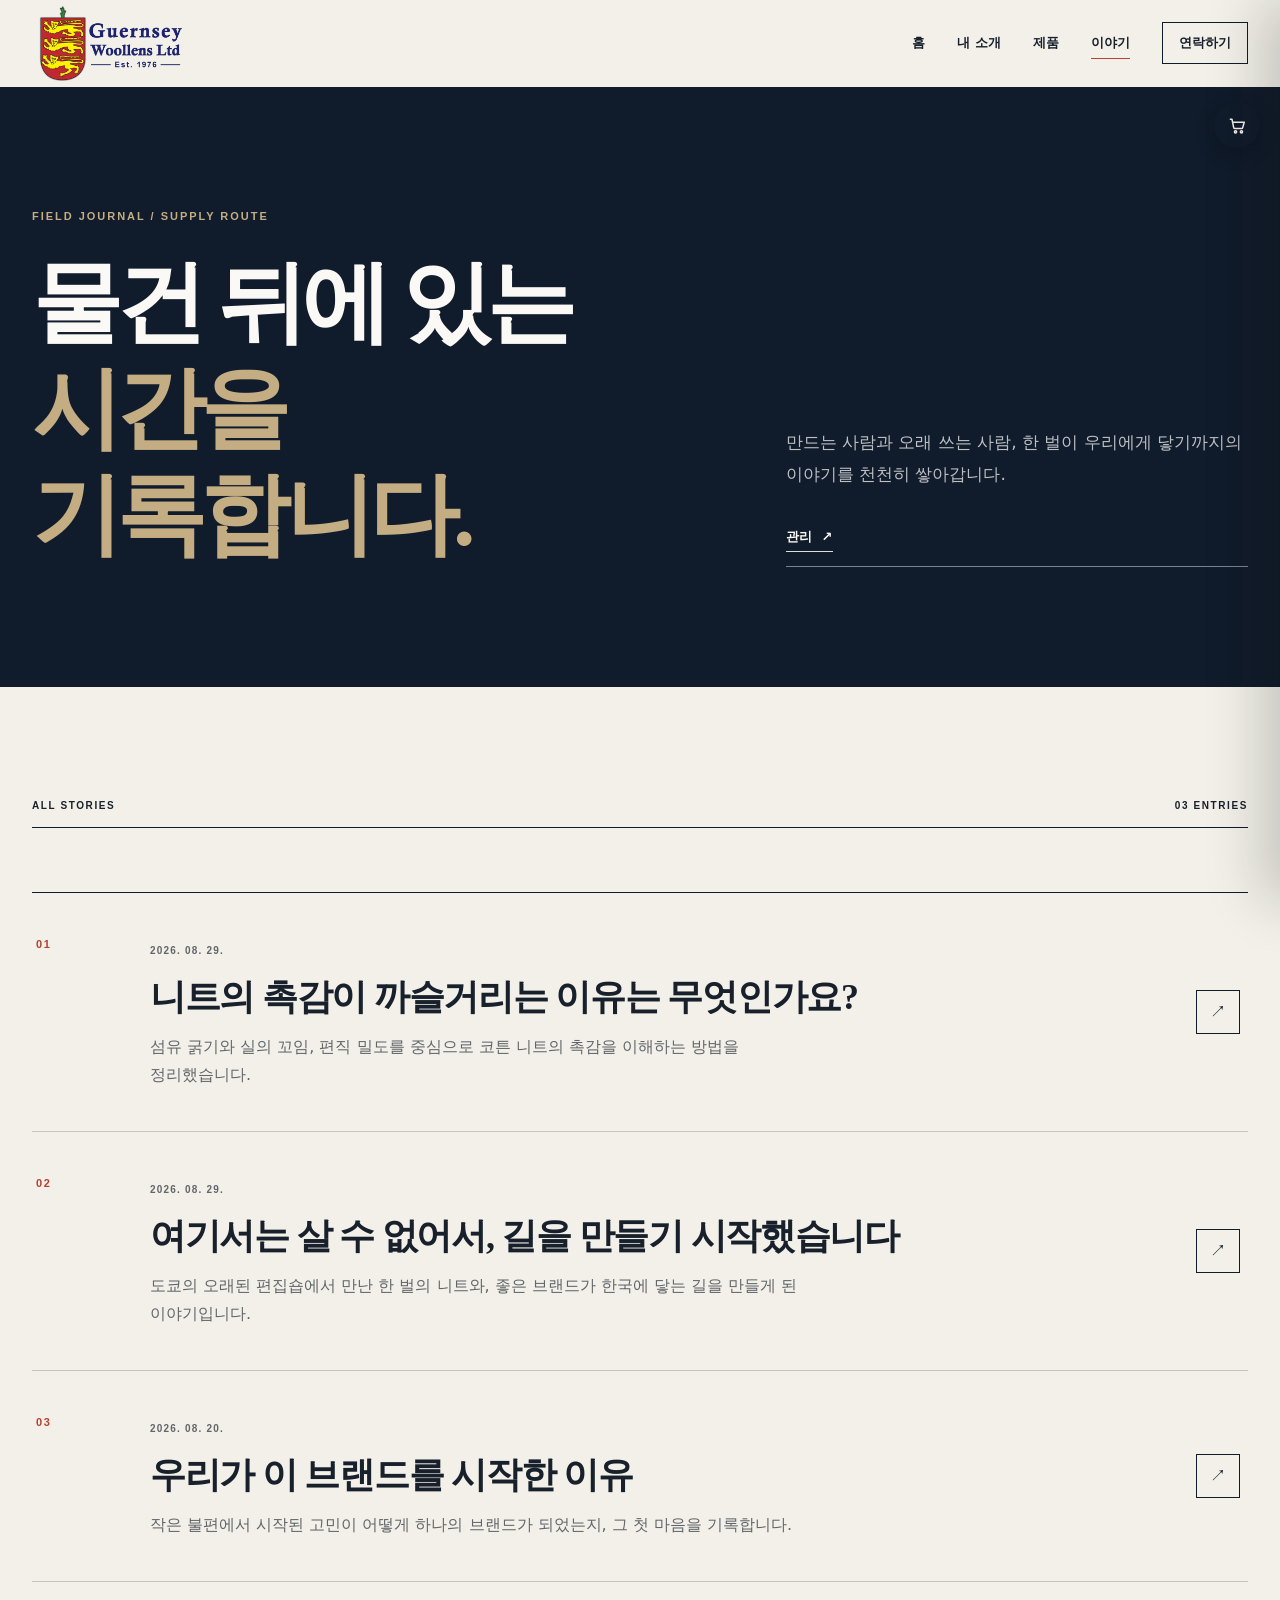
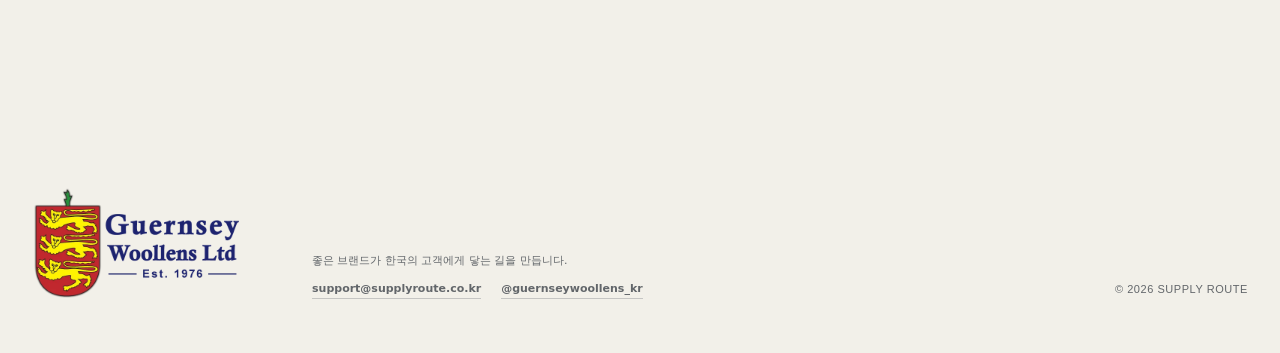
<file: story/index.html>
<!doctype html>
<html lang="ko">
  <head>
    <meta charset="utf-8">
    <meta name="viewport" content="width=device-width, initial-scale=1">
    <meta name="description" content="건지울른스와 서플라이루트가 헤리티지 브랜드, 오래 입는 옷, 제품 뒤에 있는 사람과 시간을 기록합니다.">
    <meta name="theme-color" content="#101b2b">
    <link rel="canonical" href="https://guernseywoollens-swpark.pages.dev/story/">
    <meta property="og:type" content="website">
    <meta property="og:locale" content="ko_KR">
    <meta property="og:site_name" content="건지울른스">
    <meta property="og:title" content="건지울른스 이야기 | 헤리티지와 오래 입는 옷">
    <meta property="og:description" content="헤리티지 브랜드와 오래 입는 옷, 제품 뒤에 있는 사람과 시간을 기록합니다.">
    <meta property="og:url" content="https://guernseywoollens-swpark.pages.dev/story/">
    <meta property="og:image" content="https://guernseywoollens-swpark.pages.dev/assets/guernsey-harbour.jpg">
    <title>건지울른스 이야기 | 헤리티지와 오래 입는 옷</title>
    <script type="application/ld+json">
      {
        "@context": "https://schema.org",
        "@type": "Blog",
        "url": "https://guernseywoollens-swpark.pages.dev/story/",
        "name": "건지울른스 이야기",
        "description": "헤리티지 브랜드와 오래 입는 옷, 제품 뒤에 있는 사람과 시간에 관한 기록",
        "inLanguage": "ko-KR"
      }
    </script>
    <link rel="stylesheet" href="../styles.css">
    <link rel="stylesheet" href="../assets/cart.css">
    <script src="../script.js" defer></script>
  </head>
  <body class="story-index-page">
    <a class="skip-link" href="#main">본문으로 바로가기</a>
    <header class="site-header" data-header>
      <div class="header-inner">
        <a class="wordmark" href="../index.html" aria-label="건지울른스 홈"><img class="brand-logo" src="../assets/guernsey-logo.png" width="560" height="300" alt=""></a>
        <button class="menu-button" type="submit" aria-expanded="false" aria-controls="site-nav" aria-label="메뉴 열기" data-menu-button><span></span><span></span></button>
        <nav class="site-nav" id="site-nav" aria-label="주요 메뉴" data-menu>
          <a href="../index.html">홈</a><a href="../about.html">내 소개</a><a href="../products.html">제품</a>
          <a href="index.html" aria-current="page">이야기</a><a class="nav-contact" href="../contact.html">연락하기</a>
        </nav>
      </div>
    </header>
    <main id="main">
      <section class="blog-hero" aria-labelledby="blog-title">
        <div data-reveal><p class="coordinate">FIELD JOURNAL / SUPPLY ROUTE</p><h1 id="blog-title">물건 뒤에 있는<br><em>시간을 기록합니다.</em></h1></div>
        <div class="blog-hero-note" data-reveal><p>만드는 사람과 오래 쓰는 사람, 한 벌이 우리에게 닿기까지의 이야기를 천천히 쌓아갑니다.</p><a class="rule-link rule-link-light" href="admin.html">관리 <span aria-hidden="true">↗</span></a></div>
      </section>
      <section class="blog-list-section" aria-labelledby="blog-list-title">
        <div class="section-label" data-reveal><span>ALL STORIES</span><span data-story-count>— ENTRIES</span></div>
        <h2 class="visually-hidden" id="blog-list-title">전체 이야기</h2>
        <ol class="blog-list" id="story-list" aria-live="polite"><li class="blog-loading">글 목록을 불러오는 중입니다.</li></ol>
      </section>
    </main>
    <footer class="site-footer">
      <a class="wordmark footer-wordmark" href="../index.html" aria-label="건지울른스 홈"><img class="brand-logo" src="../assets/guernsey-logo.png" width="560" height="300" alt=""></a>
      <div class="footer-copy"><p>좋은 브랜드가 한국의 고객에게 닿는 길을 만듭니다.</p><div class="footer-links"><a href="mailto:support@supplyroute.co.kr" target="_blank" rel="noopener noreferrer">support@supplyroute.co.kr</a><a href="https://www.instagram.com/guernseywoollens_kr/" target="_blank" rel="noopener noreferrer">@guernseywoollens_kr</a></div></div>
      <p class="copyright">© <span data-year>2026</span> SUPPLY ROUTE</p>
    </footer>
    <script>
      (() => {
        const list = document.querySelector('#story-list');
        const count = document.querySelector('[data-story-count]');
        const formatDate = (value) => {
          const date = new Date(`${value}T00:00:00`);
          return Number.isNaN(date.getTime()) ? value : new Intl.DateTimeFormat('ko-KR', {year:'numeric',month:'2-digit',day:'2-digit'}).format(date);
        };
        const createStory = (post, index) => {
          const item = document.createElement('li'); item.className = 'blog-list-item'; item.setAttribute('data-reveal','');
          const link = document.createElement('a'); link.href = post.url || `post.html?id=${encodeURIComponent(post.id || '')}`;
          const number = document.createElement('span'); number.className = 'blog-list-number'; number.textContent = String(index + 1).padStart(2,'0');
          const content = document.createElement('div'); content.className = 'blog-list-content';
          const time = document.createElement('time'); time.dateTime = post.date || ''; time.textContent = formatDate(post.date || '');
          const title = document.createElement('h2'); title.textContent = post.title || '(제목 없음)';
          const summary = document.createElement('p'); summary.textContent = post.summary || '';
          content.append(time,title,summary);
          const arrow = document.createElement('span'); arrow.className = 'blog-list-arrow'; arrow.setAttribute('aria-hidden','true'); arrow.textContent = '↗';
          link.append(number,content,arrow); item.append(link); return item;
        };
        fetch('posts.json',{cache:'no-store'})
          .then((response) => { if(!response.ok) throw new Error(String(response.status)); return response.json(); })
          .then((posts) => {
            const sorted = Array.isArray(posts) ? posts.filter((post) => !post.draft).slice().sort((a,b) => String(b.date||'').localeCompare(String(a.date||''))) : [];
            count.textContent = `${String(sorted.length).padStart(2,'0')} ENTRIES`;
            if(!sorted.length){ list.innerHTML = '<li class="blog-loading">아직 올라온 글이 없습니다.</li>'; return; }
            list.replaceChildren(...sorted.map(createStory)); list.querySelectorAll('[data-reveal]').forEach((item) => item.classList.add('is-visible'));
          })
          .catch(() => { list.innerHTML = '<li class="blog-loading">글 목록을 불러오지 못했습니다. 잠시 후 새로고침해 주세요.</li>'; });
      })();
    </script>
    <script src="../assets/cart.js" defer></script>
  </body>
</html>
</file>
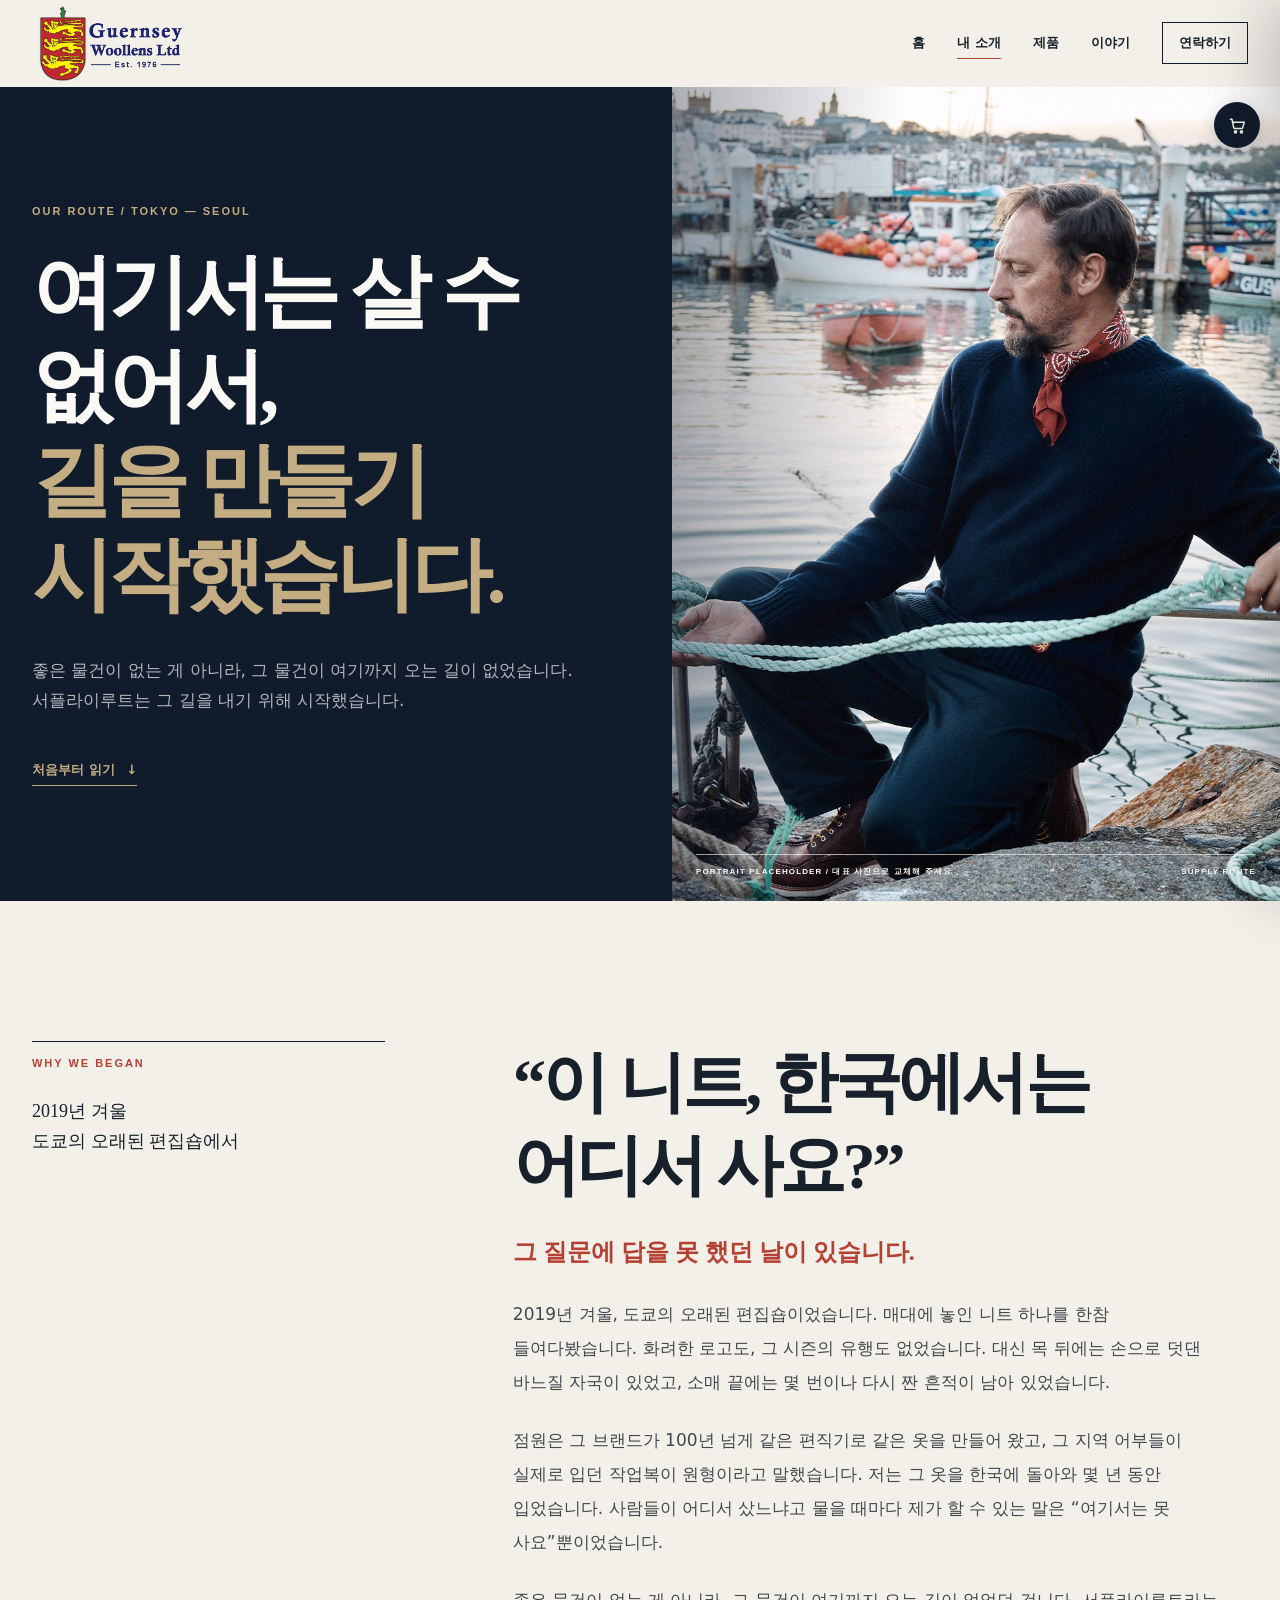
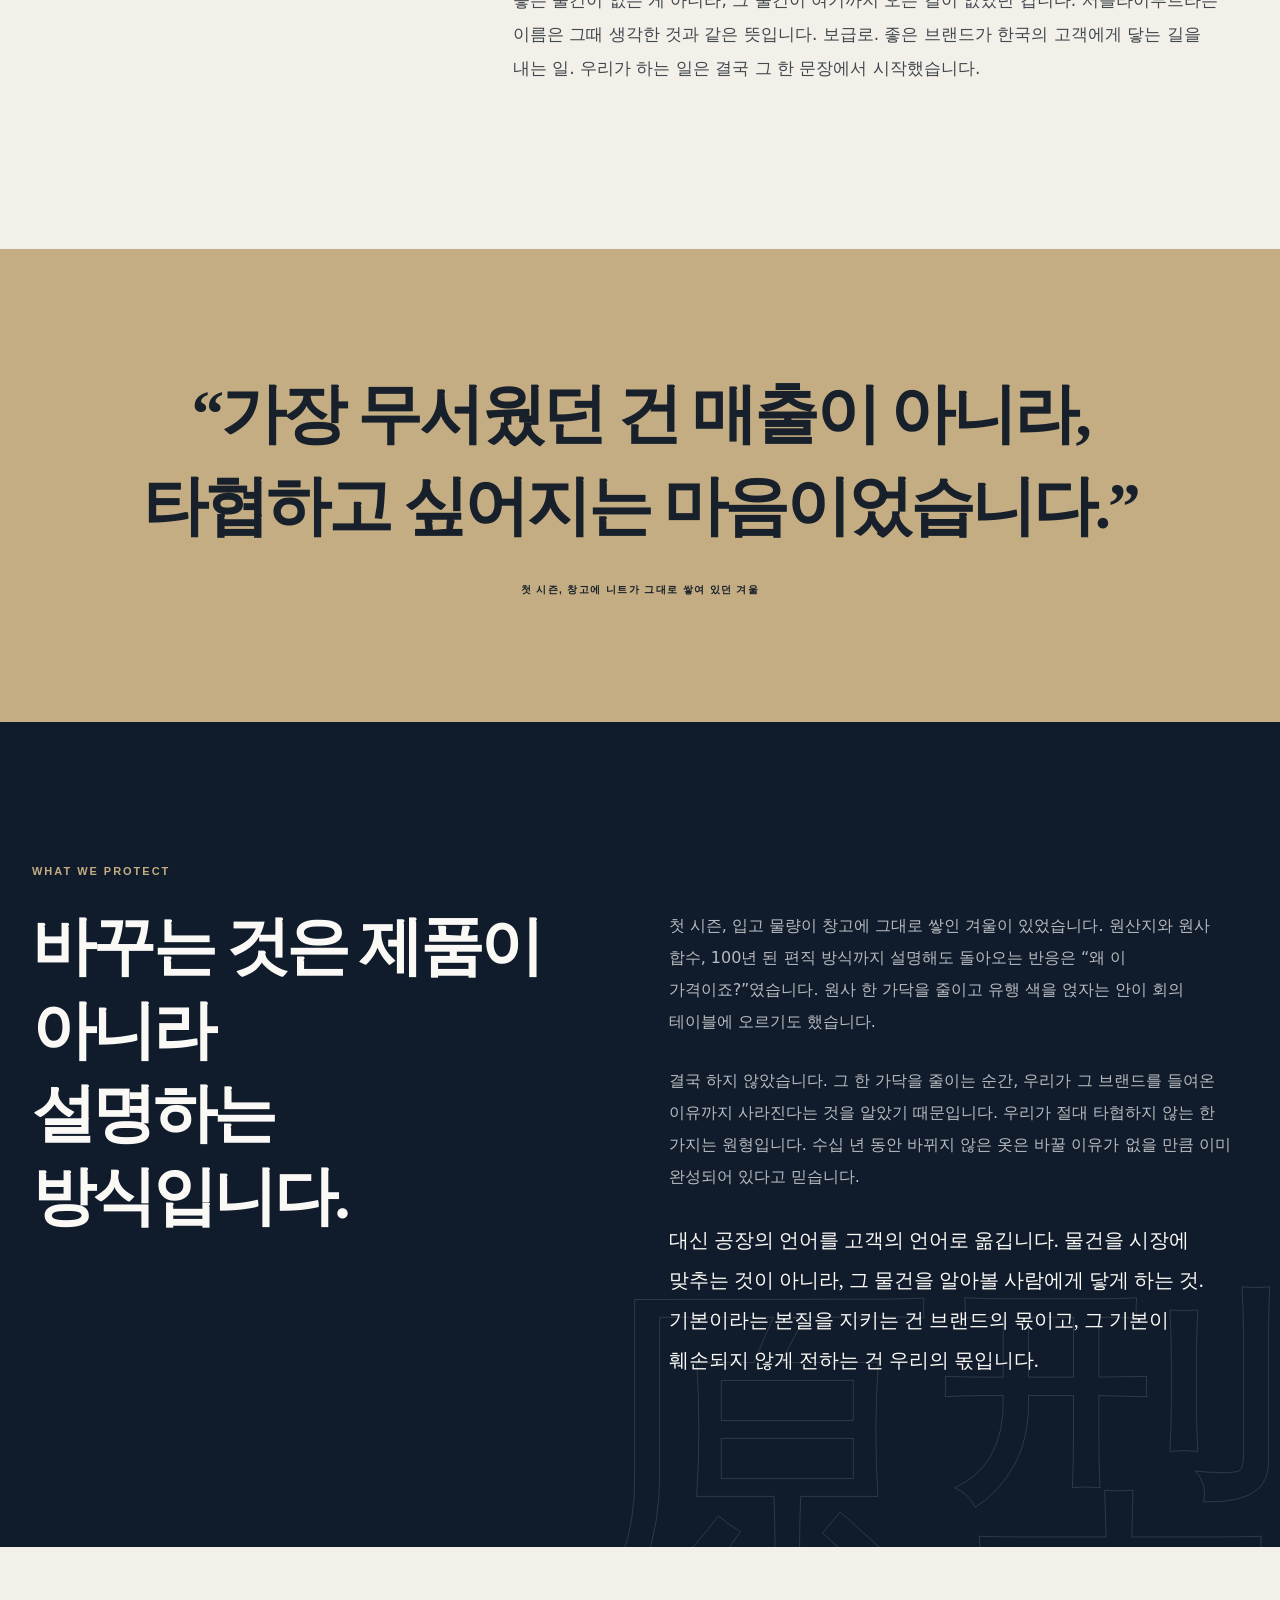
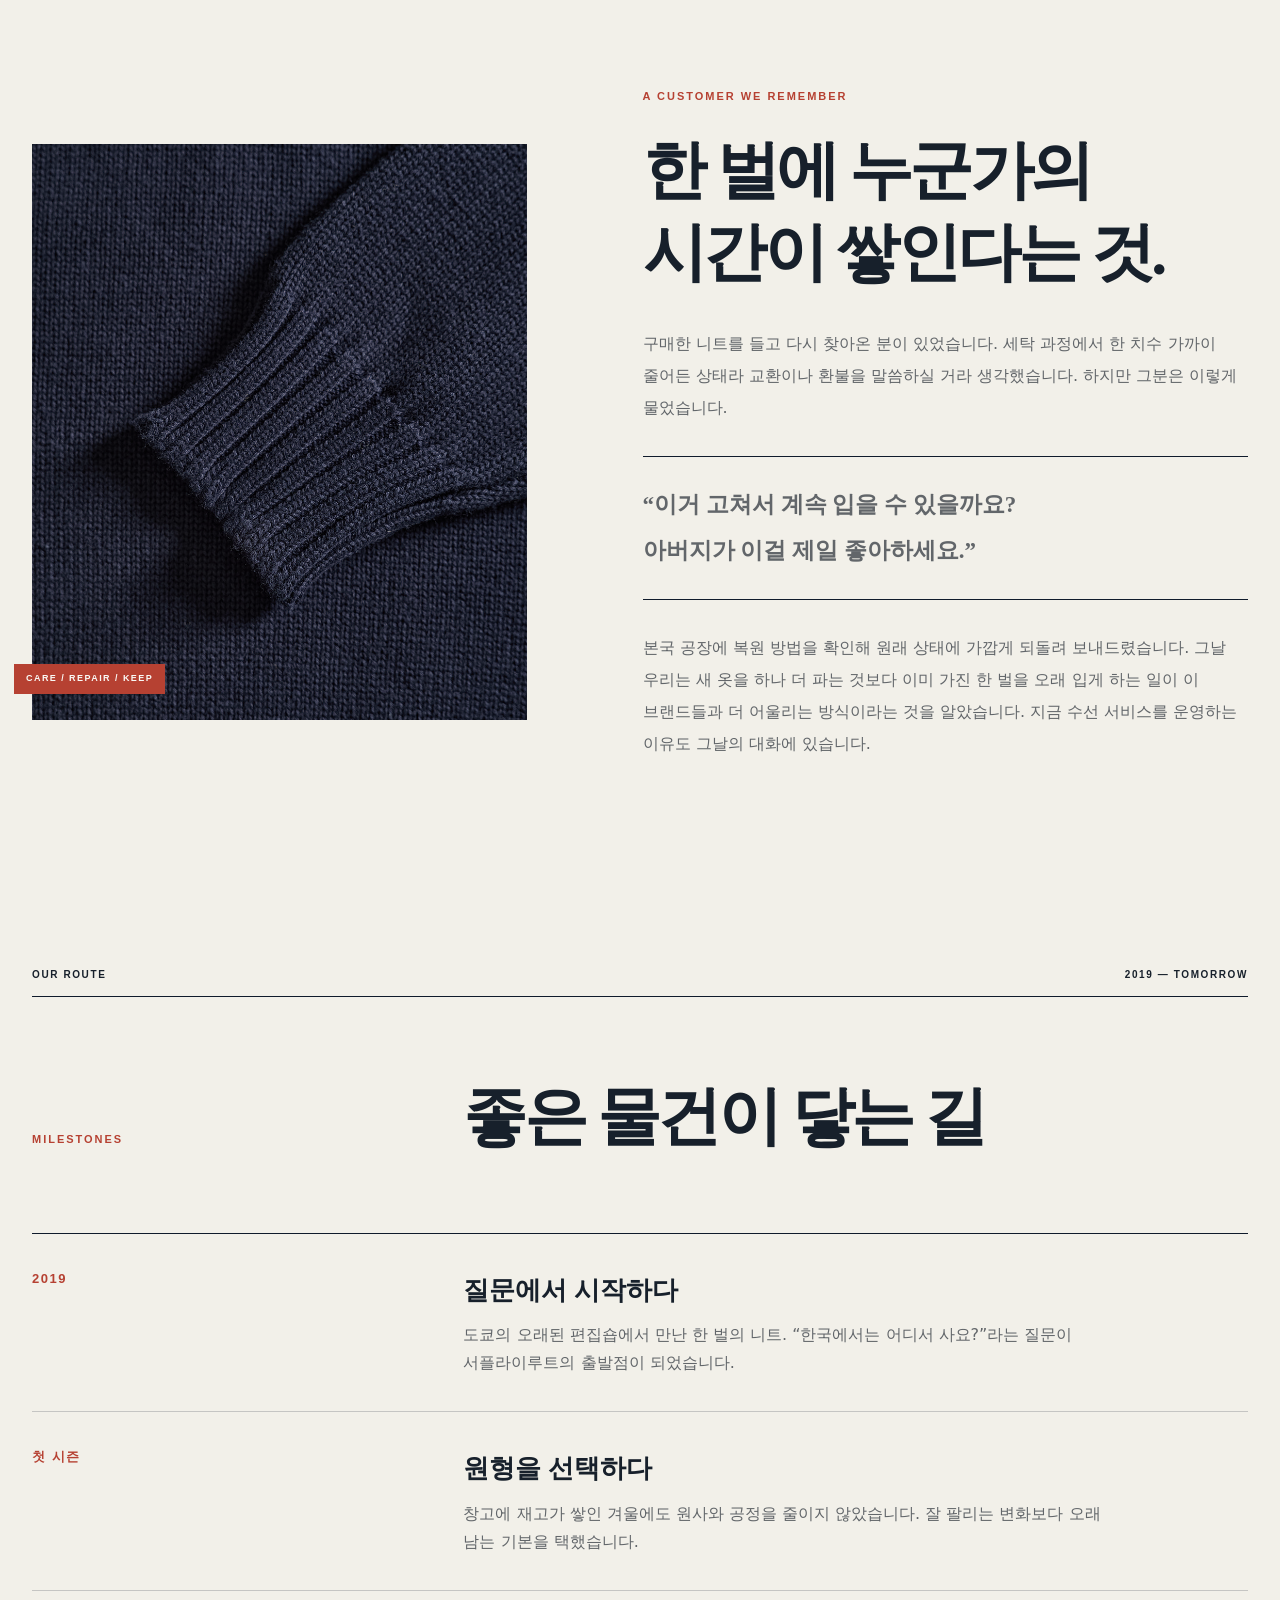
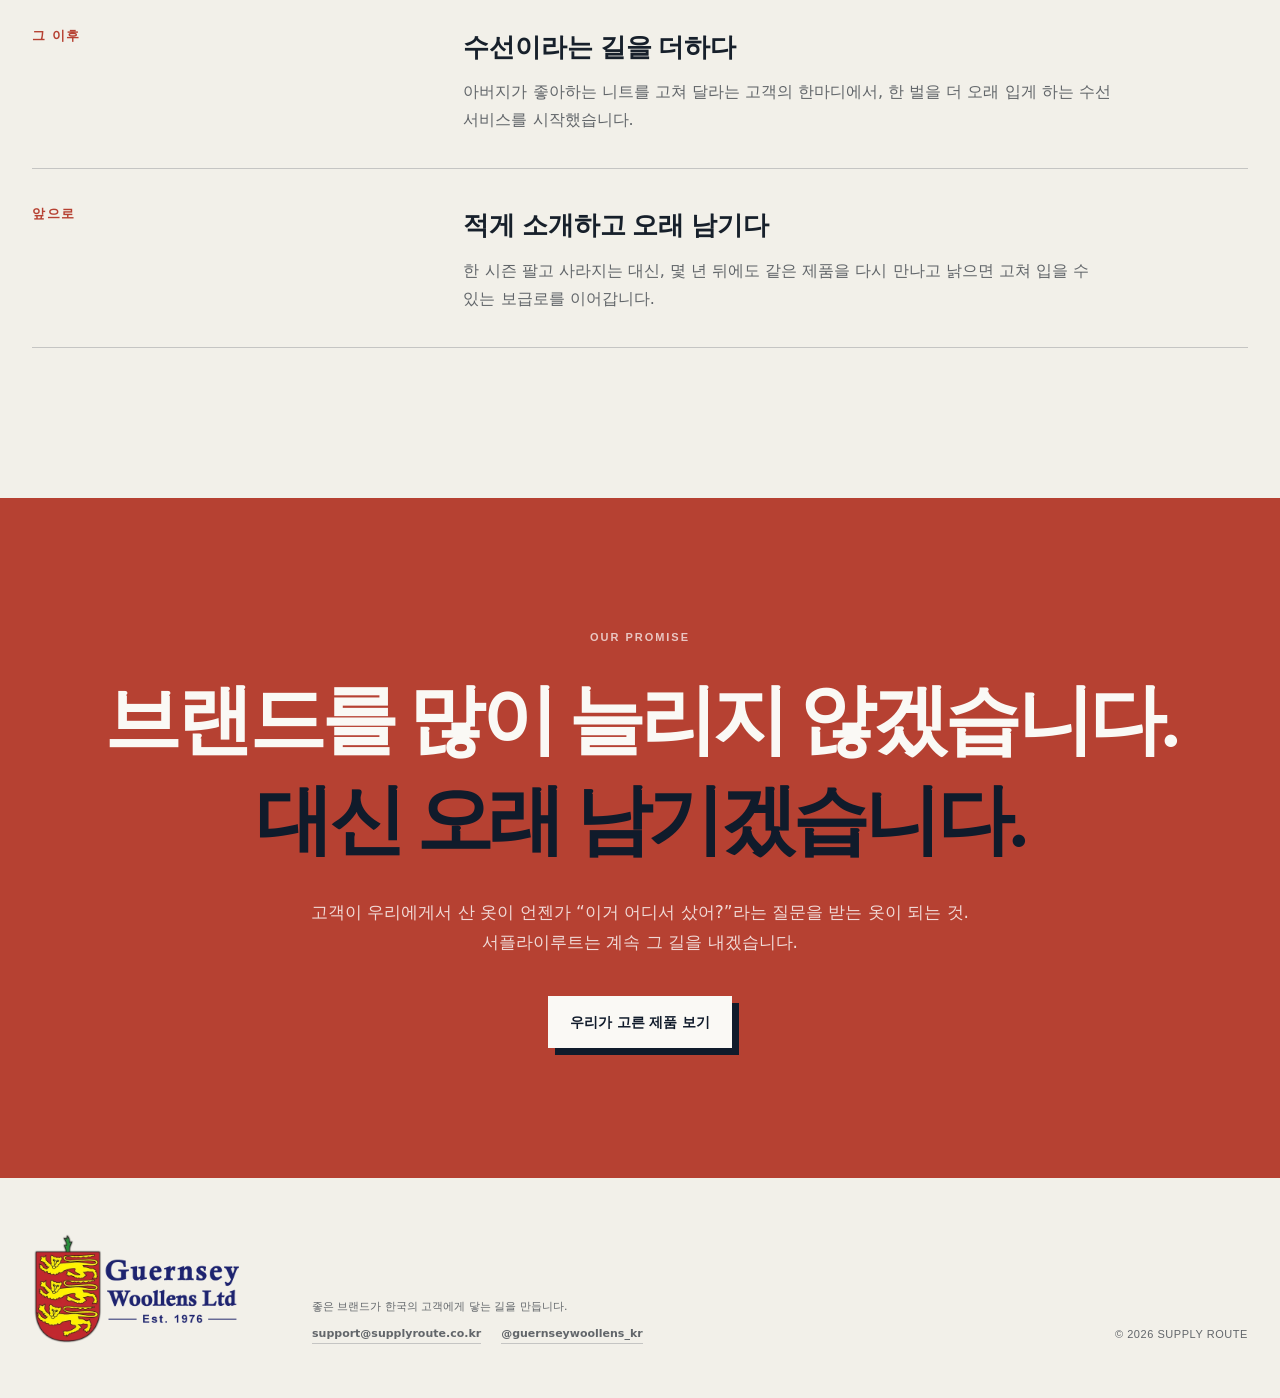
<file: about.html>
<!doctype html>
<html lang="ko">
  <head>
    <meta charset="utf-8">
    <meta name="viewport" content="width=device-width, initial-scale=1">
    <meta
      name="description"
      content="도쿄에서 만난 한 벌의 니트에서 시작해, 좋은 브랜드가 한국에 닿는 길을 만들고 오래 남기는 서플라이루트의 선택 기준과 약속을 전합니다."
    >
    <meta name="theme-color" content="#101b2b">
    <link rel="canonical" href="https://guernseywoollens-swpark.pages.dev/about.html">
    <meta property="og:type" content="website">
    <meta property="og:locale" content="ko_KR">
    <meta property="og:site_name" content="건지울른스">
    <meta property="og:title" content="우리의 이야기 | 건지울른스 · 서플라이루트">
    <meta property="og:description" content="도쿄에서 만난 한 벌의 니트에서 시작해, 건지울른스를 한국에 소개하고 오래 남기는 서플라이루트의 이야기입니다.">
    <meta property="og:url" content="https://guernseywoollens-swpark.pages.dev/about.html">
    <meta property="og:image" content="https://guernseywoollens-swpark.pages.dev/assets/guernsey-harbour.jpg">
    <title>우리의 이야기 | 건지울른스 · 서플라이루트</title>
    <script type="application/ld+json">
      {
        "@context": "https://schema.org",
        "@type": "AboutPage",
        "url": "https://guernseywoollens-swpark.pages.dev/about.html",
        "name": "건지울른스와 서플라이루트의 이야기",
        "description": "좋은 브랜드가 한국의 고객에게 닿는 길을 만드는 서플라이루트의 시작과 약속",
        "inLanguage": "ko-KR"
      }
    </script>
    <link rel="stylesheet" href="styles.css">
    <link rel="stylesheet" href="assets/cart.css">
    <script src="script.js" defer></script>
  </head>
  <body class="about-page">
    <a class="skip-link" href="#main">본문으로 바로가기</a>

    <header class="site-header" data-header>
      <div class="header-inner">
        <a class="wordmark" href="index.html" aria-label="건지울른스 홈">
          <img class="brand-logo" src="assets/guernsey-logo.png" width="560" height="300" alt="">
        </a>
        <button
          class="menu-button"
          type="submit"
          aria-expanded="false"
          aria-controls="site-nav"
          aria-label="메뉴 열기"
          data-menu-button
        >
          <span></span><span></span>
        </button>
        <nav class="site-nav" id="site-nav" aria-label="주요 메뉴" data-menu>
          <a href="index.html">홈</a>
          <a href="about.html" aria-current="page">내 소개</a>
          <a href="products.html">제품</a>
          <a href="story/">이야기</a>
          <a class="nav-contact" href="contact.html">연락하기</a>
        </nav>
      </div>
    </header>

    <main id="main">
      <section class="story-hero" aria-labelledby="story-title">
        <div class="story-hero-copy" data-reveal>
          <p class="coordinate">OUR ROUTE / TOKYO — SEOUL</p>
          <h1 id="story-title">여기서는 살 수 없어서,<br><em>길을 만들기 시작했습니다.</em></h1>
          <p>
            좋은 물건이 없는 게 아니라, 그 물건이 여기까지 오는 길이 없었습니다.
            서플라이루트는 그 길을 내기 위해 시작했습니다.
          </p>
          <a class="story-scroll" href="#story">처음부터 읽기 <span aria-hidden="true">↓</span></a>
        </div>
        <figure class="story-portrait" data-reveal>
          <img src="assets/guernsey-harbour.jpg" alt="항구에서 네이비 니트를 입고 배 위에 앉아 있는 모습" width="960" height="1280">
          <figcaption>
            <span>PORTRAIT PLACEHOLDER / 대표 사진으로 교체해 주세요</span>
            <span>SUPPLY ROUTE</span>
          </figcaption>
        </figure>
      </section>

      <section class="story-body" id="story" aria-labelledby="story-body-title">
        <div class="story-aside" data-reveal>
          <p class="coordinate">WHY WE BEGAN</p>
          <p>2019년 겨울<br>도쿄의 오래된 편집숍에서</p>
        </div>
        <article class="story-prose" data-reveal>
          <h2 id="story-body-title">“이 니트, 한국에서는<br>어디서 사요?”</h2>
          <p class="story-lead">그 질문에 답을 못 했던 날이 있습니다.</p>
          <p>
            2019년 겨울, 도쿄의 오래된 편집숍이었습니다. 매대에 놓인 니트 하나를
            한참 들여다봤습니다. 화려한 로고도, 그 시즌의 유행도 없었습니다. 대신 목 뒤에는
            손으로 덧댄 바느질 자국이 있었고, 소매 끝에는 몇 번이나 다시 짠 흔적이 남아 있었습니다.
          </p>
          <p>
            점원은 그 브랜드가 100년 넘게 같은 편직기로 같은 옷을 만들어 왔고, 그 지역 어부들이
            실제로 입던 작업복이 원형이라고 말했습니다. 저는 그 옷을 한국에 돌아와 몇 년 동안
            입었습니다. 사람들이 어디서 샀느냐고 물을 때마다 제가 할 수 있는 말은 “여기서는 못 사요”뿐이었습니다.
          </p>
          <p>
            좋은 물건이 없는 게 아니라, 그 물건이 여기까지 오는 길이 없었던 겁니다.
            서플라이루트라는 이름은 그때 생각한 것과 같은 뜻입니다. 보급로. 좋은 브랜드가
            한국의 고객에게 닿는 길을 내는 일. 우리가 하는 일은 결국 그 한 문장에서 시작했습니다.
          </p>
        </article>
      </section>

      <blockquote class="story-quote" data-reveal>
        <p>“가장 무서웠던 건 매출이 아니라,<br>타협하고 싶어지는 마음이었습니다.”</p>
        <cite>첫 시즌, 창고에 니트가 그대로 쌓여 있던 겨울</cite>
      </blockquote>

      <section class="story-chapter story-chapter-dark" aria-labelledby="principle-title">
        <div class="chapter-number" aria-hidden="true">原型</div>
        <div class="chapter-heading" data-reveal>
          <p class="coordinate">WHAT WE PROTECT</p>
          <h2 id="principle-title">바꾸는 것은 제품이 아니라<br>설명하는 방식입니다.</h2>
        </div>
        <div class="chapter-copy" data-reveal>
          <p>
            첫 시즌, 입고 물량이 창고에 그대로 쌓인 겨울이 있었습니다. 원산지와 원사 합수,
            100년 된 편직 방식까지 설명해도 돌아오는 반응은 “왜 이 가격이죠?”였습니다.
            원사 한 가닥을 줄이고 유행 색을 얹자는 안이 회의 테이블에 오르기도 했습니다.
          </p>
          <p>
            결국 하지 않았습니다. 그 한 가닥을 줄이는 순간, 우리가 그 브랜드를 들여온 이유까지
            사라진다는 것을 알았기 때문입니다. 우리가 절대 타협하지 않는 한 가지는 원형입니다.
            수십 년 동안 바뀌지 않은 옷은 바꿀 이유가 없을 만큼 이미 완성되어 있다고 믿습니다.
          </p>
          <p>
            대신 공장의 언어를 고객의 언어로 옮깁니다. 물건을 시장에 맞추는 것이 아니라,
            그 물건을 알아볼 사람에게 닿게 하는 것. 기본이라는 본질을 지키는 건 브랜드의 몫이고,
            그 기본이 훼손되지 않게 전하는 건 우리의 몫입니다.
          </p>
        </div>
      </section>

      <section class="customer-story" aria-labelledby="customer-title">
        <div class="customer-image" data-reveal>
          <img src="assets/guernsey-knit-detail.jpg" alt="오래 입고 수선할 수 있는 니트의 촘촘한 조직" width="960" height="1280" loading="lazy">
          <span>CARE / REPAIR / KEEP</span>
        </div>
        <article data-reveal>
          <p class="coordinate">A CUSTOMER WE REMEMBER</p>
          <h2 id="customer-title">한 벌에 누군가의<br>시간이 쌓인다는 것.</h2>
          <p>
            구매한 니트를 들고 다시 찾아온 분이 있었습니다. 세탁 과정에서 한 치수 가까이 줄어든
            상태라 교환이나 환불을 말씀하실 거라 생각했습니다. 하지만 그분은 이렇게 물었습니다.
          </p>
          <p class="customer-words">“이거 고쳐서 계속 입을 수 있을까요?<br>아버지가 이걸 제일 좋아하세요.”</p>
          <p>
            본국 공장에 복원 방법을 확인해 원래 상태에 가깝게 되돌려 보내드렸습니다. 그날 우리는
            새 옷을 하나 더 파는 것보다 이미 가진 한 벌을 오래 입게 하는 일이 이 브랜드들과 더
            어울리는 방식이라는 것을 알았습니다. 지금 수선 서비스를 운영하는 이유도 그날의 대화에 있습니다.
          </p>
        </article>
      </section>

      <section class="route-timeline" aria-labelledby="timeline-title">
        <div class="section-label" data-reveal><span>OUR ROUTE</span><span>2019 — TOMORROW</span></div>
        <div class="timeline-heading" data-reveal>
          <p class="coordinate">MILESTONES</p>
          <h2 id="timeline-title">좋은 물건이 닿는 길</h2>
        </div>
        <ol class="timeline-list">
          <li data-reveal>
            <time datetime="2019">2019</time>
            <div><h3>질문에서 시작하다</h3><p>도쿄의 오래된 편집숍에서 만난 한 벌의 니트. “한국에서는 어디서 사요?”라는 질문이 서플라이루트의 출발점이 되었습니다.</p></div>
          </li>
          <li data-reveal>
            <time>첫 시즌</time>
            <div><h3>원형을 선택하다</h3><p>창고에 재고가 쌓인 겨울에도 원사와 공정을 줄이지 않았습니다. 잘 팔리는 변화보다 오래 남는 기본을 택했습니다.</p></div>
          </li>
          <li data-reveal>
            <time>그 이후</time>
            <div><h3>수선이라는 길을 더하다</h3><p>아버지가 좋아하는 니트를 고쳐 달라는 고객의 한마디에서, 한 벌을 더 오래 입게 하는 수선 서비스를 시작했습니다.</p></div>
          </li>
          <li data-reveal>
            <time>앞으로</time>
            <div><h3>적게 소개하고 오래 남기다</h3><p>한 시즌 팔고 사라지는 대신, 몇 년 뒤에도 같은 제품을 다시 만나고 낡으면 고쳐 입을 수 있는 보급로를 이어갑니다.</p></div>
          </li>
        </ol>
      </section>

      <section class="story-promise" aria-labelledby="promise-title">
        <p class="coordinate" data-reveal>OUR PROMISE</p>
        <h2 id="promise-title" data-reveal>브랜드를 많이 늘리지 않겠습니다.<br><em>대신 오래 남기겠습니다.</em></h2>
        <p data-reveal>
          고객이 우리에게서 산 옷이 언젠가 “이거 어디서 샀어?”라는 질문을 받는 옷이 되는 것.<br>
          서플라이루트는 계속 그 길을 내겠습니다.
        </p>
        <a class="button button-light" href="products.html" data-reveal>우리가 고른 제품 보기</a>
      </section>
    </main>

    <footer class="site-footer">
      <a class="wordmark footer-wordmark" href="index.html" aria-label="건지울른스 홈"><img class="brand-logo" src="assets/guernsey-logo.png" width="560" height="300" alt=""></a>
      <div class="footer-copy">
        <p>좋은 브랜드가 한국의 고객에게 닿는 길을 만듭니다.</p>
        <div class="footer-links"><a href="mailto:support@supplyroute.co.kr" target="_blank" rel="noopener noreferrer">support@supplyroute.co.kr</a><a href="https://www.instagram.com/guernseywoollens_kr/" target="_blank" rel="noopener noreferrer">@guernseywoollens_kr</a></div>
      </div>
      <p class="copyright">© <span data-year>2026</span> SUPPLY ROUTE</p>
    </footer>
    <script src="assets/cart.js" defer></script>
  </body>
</html>
</file>
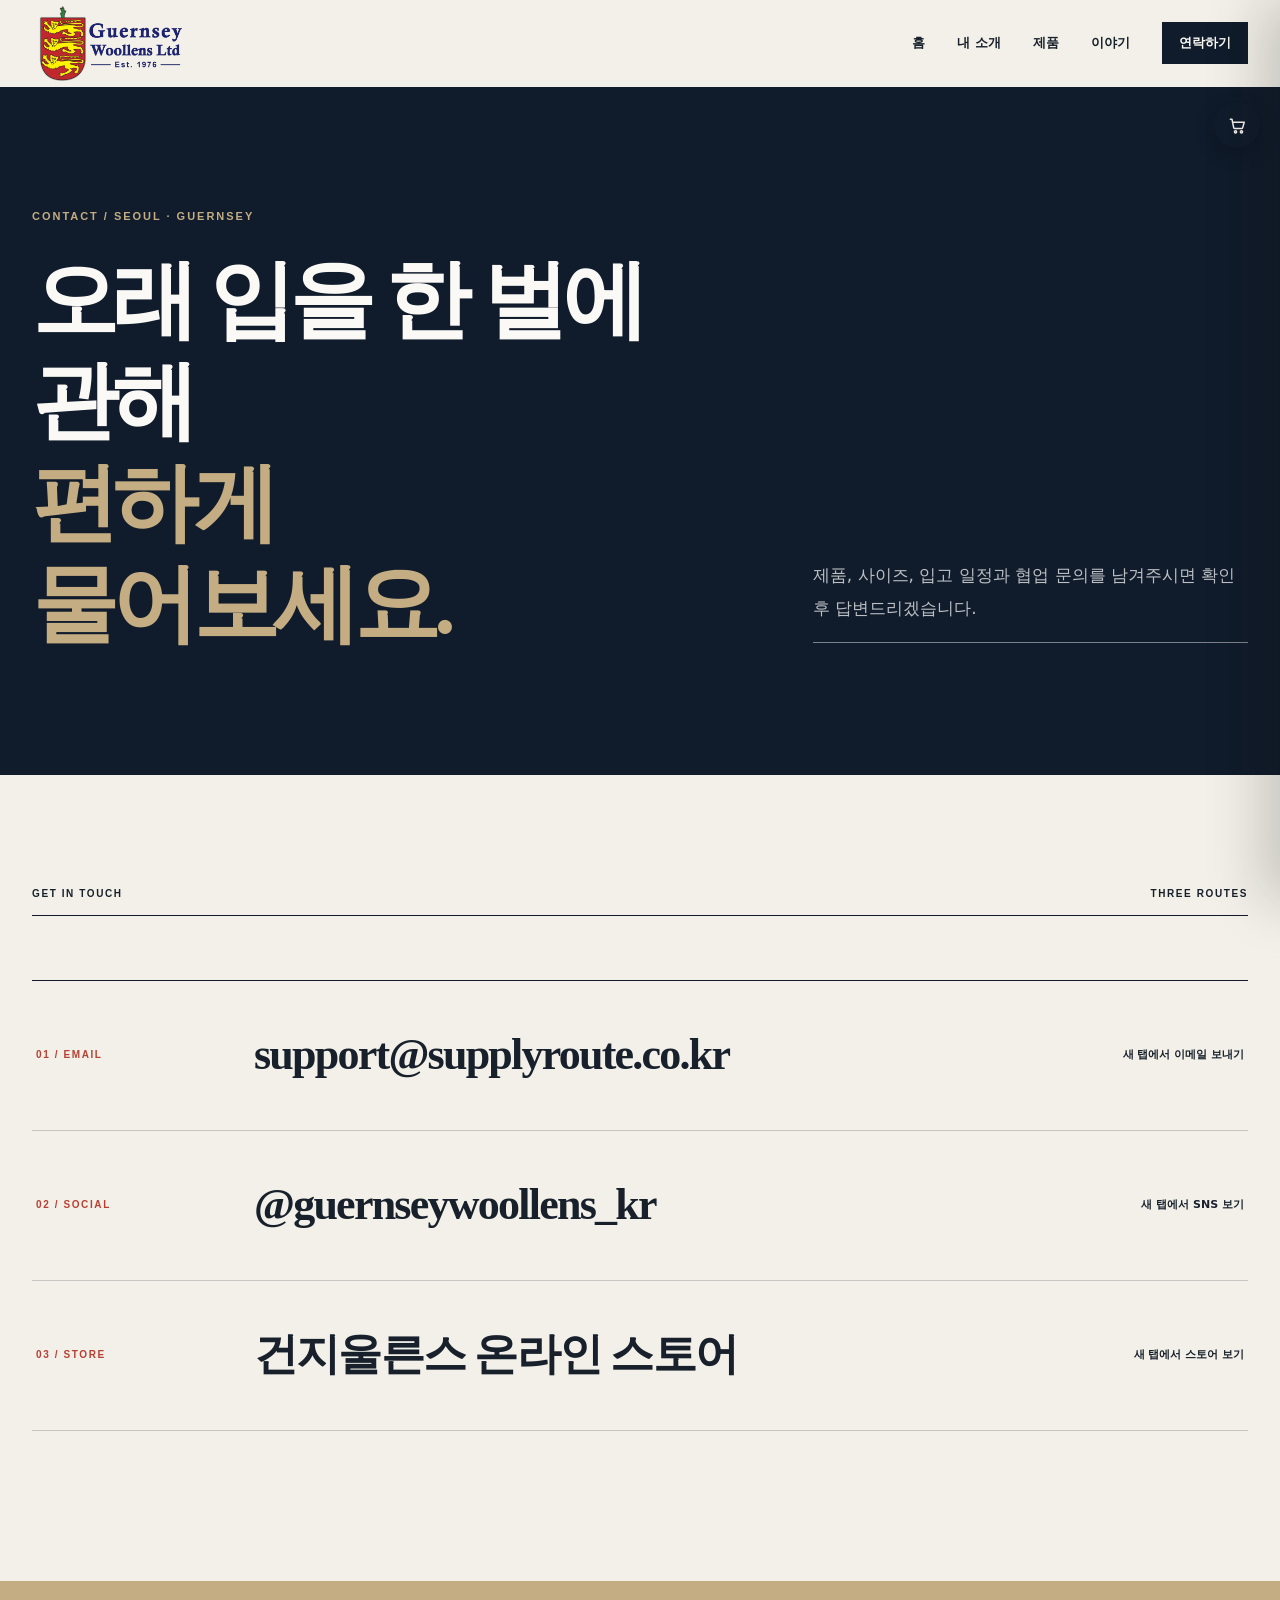
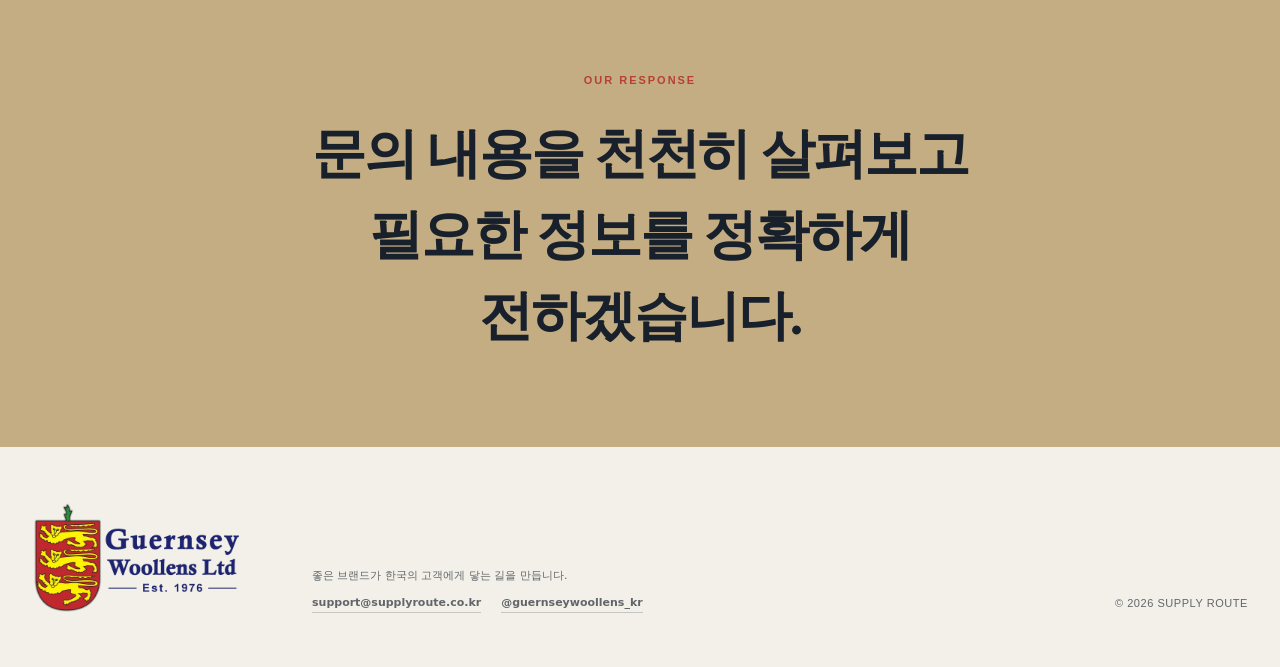
<file: contact.html>
<!doctype html>
<html lang="ko">
  <head>
    <meta charset="utf-8">
    <meta name="viewport" content="width=device-width, initial-scale=1">
    <meta name="description" content="건지울른스 제품, 사이즈, 입고 일정과 협업 문의를 위한 이메일, 인스타그램 계정, 서플라이루트 공식 스토어 링크를 한곳에서 안내합니다.">
    <meta name="theme-color" content="#101b2b">
    <link rel="canonical" href="https://guernseywoollens-swpark.pages.dev/contact.html">
    <meta property="og:type" content="website">
    <meta property="og:locale" content="ko_KR">
    <meta property="og:site_name" content="건지울른스">
    <meta property="og:title" content="연락하기 | 건지울른스 · 서플라이루트">
    <meta property="og:description" content="건지울른스 제품, 사이즈, 입고 일정과 협업 문의를 위한 이메일, 인스타그램, 스토어 링크입니다.">
    <meta property="og:url" content="https://guernseywoollens-swpark.pages.dev/contact.html">
    <meta property="og:image" content="https://guernseywoollens-swpark.pages.dev/assets/guernsey-product.jpg">
    <title>연락하기 | 건지울른스 · 서플라이루트</title>
    <script type="application/ld+json">
      {
        "@context": "https://schema.org",
        "@type": "ContactPage",
        "url": "https://guernseywoollens-swpark.pages.dev/contact.html",
        "name": "건지울른스 문의",
        "mainEntity": {
          "@type": "Organization",
          "name": "건지울른스",
          "email": "support@supplyroute.co.kr",
          "sameAs": [
            "https://www.instagram.com/guernseywoollens_kr/",
            "https://supplyroute.co.kr/brand/signature.html?brand_no=137"
          ]
        }
      }
    </script>
    <link rel="stylesheet" href="styles.css">
    <link rel="stylesheet" href="assets/cart.css">
    <script src="script.js" defer></script>
  </head>
  <body class="contact-page">
    <a class="skip-link" href="#main">본문으로 바로가기</a>
    <header class="site-header" data-header>
      <div class="header-inner">
        <a class="wordmark" href="index.html" aria-label="건지울른스 홈"><img class="brand-logo" src="assets/guernsey-logo.png" width="560" height="300" alt=""></a>
        <button class="menu-button" type="submit" aria-expanded="false" aria-controls="site-nav" aria-label="메뉴 열기" data-menu-button><span></span><span></span></button>
        <nav class="site-nav" id="site-nav" aria-label="주요 메뉴" data-menu>
          <a href="index.html">홈</a><a href="about.html">내 소개</a><a href="products.html">제품</a><a href="story/">이야기</a>
          <a class="nav-contact" href="contact.html" aria-current="page">연락하기</a>
        </nav>
      </div>
    </header>

    <main id="main">
      <section class="contact-page-hero" aria-labelledby="contact-page-title">
        <div data-reveal>
          <p class="coordinate">CONTACT / SEOUL · GUERNSEY</p>
          <h1 id="contact-page-title">오래 입을 한 벌에 관해<br><em>편하게 물어보세요.</em></h1>
        </div>
        <p data-reveal>제품, 사이즈, 입고 일정과 협업 문의를 남겨주시면 확인 후 답변드리겠습니다.</p>
      </section>

      <section class="contact-channels" aria-labelledby="contact-channels-title">
        <div class="section-label" data-reveal><span>GET IN TOUCH</span><span>THREE ROUTES</span></div>
        <h2 class="visually-hidden" id="contact-channels-title">연락 채널</h2>
        <div class="contact-channel-list">
          <a class="contact-channel" href="mailto:support@supplyroute.co.kr" target="_blank" rel="noopener noreferrer" data-reveal>
            <span>01 / EMAIL</span><strong>support@supplyroute.co.kr</strong><small>새 탭에서 이메일 보내기</small>
          </a>
          <a class="contact-channel" href="https://www.instagram.com/guernseywoollens_kr/" target="_blank" rel="noopener noreferrer" data-reveal>
            <span>02 / SOCIAL</span><strong>@guernseywoollens_kr</strong><small>새 탭에서 SNS 보기</small>
          </a>
          <a class="contact-channel" href="https://supplyroute.co.kr/brand/signature.html?brand_no=137" target="_blank" rel="noopener noreferrer" data-reveal>
            <span>03 / STORE</span><strong>건지울른스 온라인 스토어</strong><small>새 탭에서 스토어 보기</small>
          </a>
        </div>
      </section>

      <section class="contact-page-note">
        <p class="coordinate" data-reveal>OUR RESPONSE</p>
        <p data-reveal>문의 내용을 천천히 살펴보고 필요한 정보를 정확하게 전하겠습니다.</p>
      </section>
    </main>

    <footer class="site-footer">
      <a class="wordmark footer-wordmark" href="index.html" aria-label="건지울른스 홈"><img class="brand-logo" src="assets/guernsey-logo.png" width="560" height="300" alt=""></a>
      <div class="footer-copy">
        <p>좋은 브랜드가 한국의 고객에게 닿는 길을 만듭니다.</p>
        <div class="footer-links"><a href="mailto:support@supplyroute.co.kr" target="_blank" rel="noopener noreferrer">support@supplyroute.co.kr</a><a href="https://www.instagram.com/guernseywoollens_kr/" target="_blank" rel="noopener noreferrer">@guernseywoollens_kr</a></div>
      </div>
      <p class="copyright">© <span data-year>2026</span> SUPPLY ROUTE</p>
    </footer>
    <script src="assets/cart.js" defer></script>
  </body>
</html>
</file>
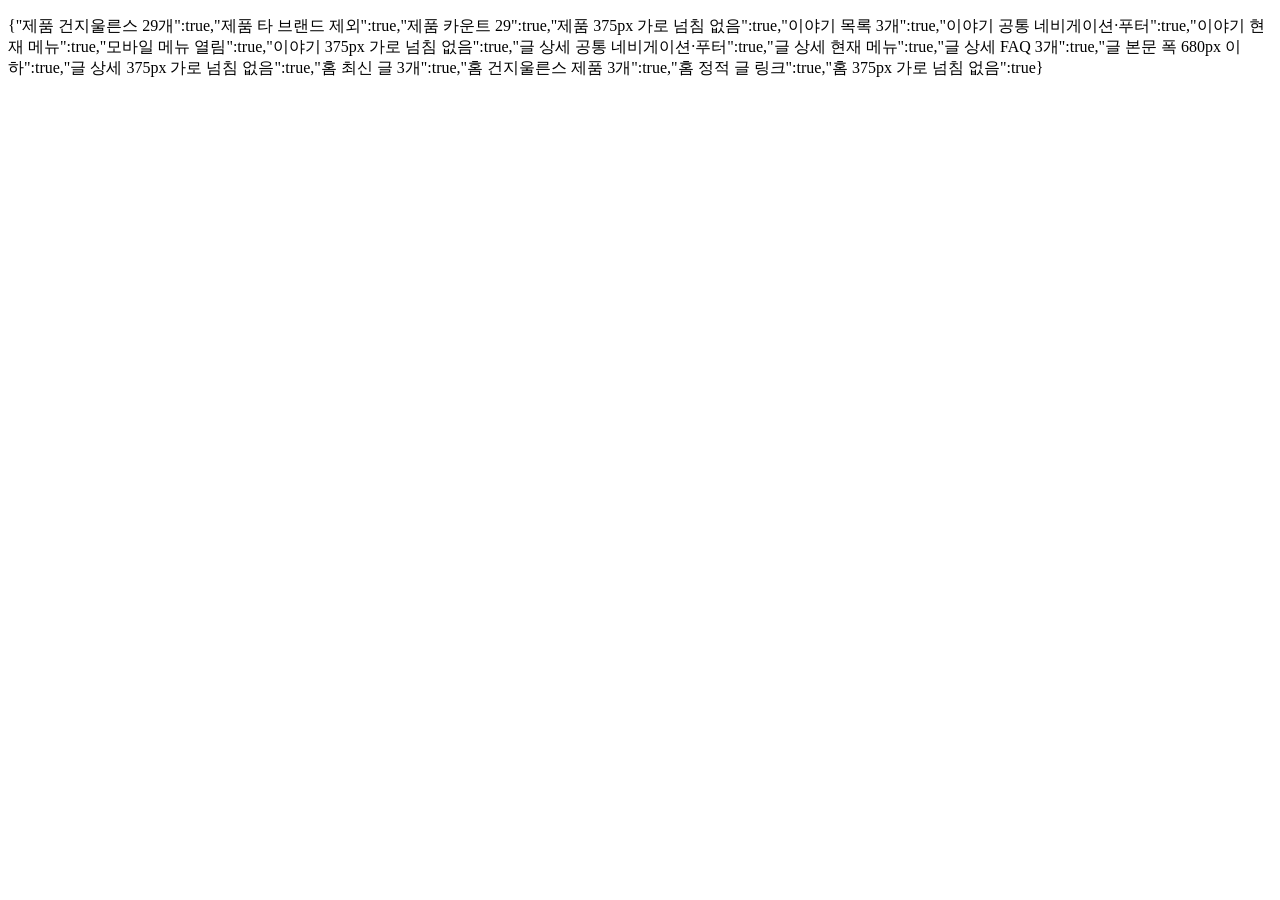
<file: scripts/browser-audit.html>
<!doctype html>
<html lang="ko">
  <head>
    <meta charset="utf-8">
    <title>BROWSER AUDIT RUNNING</title>
    <style>
      iframe { width: 375px; height: 812px; border: 0; display: block; }
    </style>
  </head>
  <body>
    <p id="result">검사 중</p>
    <script>
      const checks = {};
      const load = (name, source, inspect) => new Promise((resolve) => {
        const frame = document.createElement('iframe');
        frame.title = name;
        frame.addEventListener('load', () => {
          setTimeout(() => {
            try {
              Object.assign(checks, inspect(frame.contentDocument));
            } catch (error) {
              checks[`${name} 실행`] = false;
            }
            frame.remove();
            resolve();
          }, 1200);
        }, { once: true });
        frame.src = source;
        document.body.append(frame);
      });

      Promise.all([
        load('제품', '../products.html', (document) => {
          const cards = [...document.querySelectorAll('[data-products-grid] .product-card')];
          return {
            '제품 건지울른스 29개': cards.length === 29,
            '제품 타 브랜드 제외': cards.every((card) => card.querySelector('h3')?.textContent.includes('건지울른스')),
            '제품 카운트 29': document.querySelector('[data-product-count]')?.textContent.trim() === '29',
            '제품 375px 가로 넘침 없음': document.documentElement.scrollWidth <= document.documentElement.clientWidth,
          };
        }),
        load('홈', '../index.html', (document) => ({
          '홈 최신 글 3개': document.querySelectorAll('[data-home-stories] article').length === 3,
          '홈 건지울른스 제품 3개': document.querySelectorAll('[data-products-grid] .product-card').length === 3
            && [...document.querySelectorAll('[data-products-grid] .product-card h3')].every((title) => title.textContent.includes('건지울른스')),
          '홈 정적 글 링크': [...document.querySelectorAll('[data-home-stories] article a')].every((link) => link.getAttribute('href')?.endsWith('.html')),
          '홈 375px 가로 넘침 없음': document.documentElement.scrollWidth <= document.documentElement.clientWidth,
        })),
        load('이야기', '../story/', (document) => {
          const button = document.querySelector('[data-menu-button]');
          button?.click();
          return {
            '이야기 목록 3개': document.querySelectorAll('#story-list .blog-list-item').length === 3,
            '이야기 공통 네비게이션·푸터': Boolean(document.querySelector('.site-nav') && document.querySelector('.site-footer')),
            '이야기 현재 메뉴': document.querySelector('.site-nav [aria-current="page"]')?.textContent.trim() === '이야기',
            '모바일 메뉴 열림': button?.getAttribute('aria-expanded') === 'true' && document.querySelector('[data-menu]')?.classList.contains('is-open'),
            '이야기 375px 가로 넘침 없음': document.documentElement.scrollWidth <= document.documentElement.clientWidth,
          };
        }),
        load('글 상세', '../story/why-knit-feels-scratchy.html', (document) => ({
          '글 상세 공통 네비게이션·푸터': Boolean(document.querySelector('.site-nav') && document.querySelector('.site-footer')),
          '글 상세 현재 메뉴': document.querySelector('.site-nav [aria-current="page"]')?.textContent.trim() === '이야기',
          '글 상세 FAQ 3개': document.querySelectorAll('.post-faq details').length === 3,
          '글 본문 폭 680px 이하': document.querySelector('.post-shell')?.getBoundingClientRect().width <= 680,
          '글 상세 375px 가로 넘침 없음': document.documentElement.scrollWidth <= document.documentElement.clientWidth,
        })),
      ]).then(() => {
        const passed = Object.values(checks).every(Boolean);
        document.title = passed ? 'BROWSER AUDIT PASS' : 'BROWSER AUDIT FAIL';
        document.querySelector('#result').textContent = JSON.stringify(checks);
        document.body.dataset.audit = passed ? 'pass' : 'fail';
      });
    </script>
  </body>
</html>
</file>
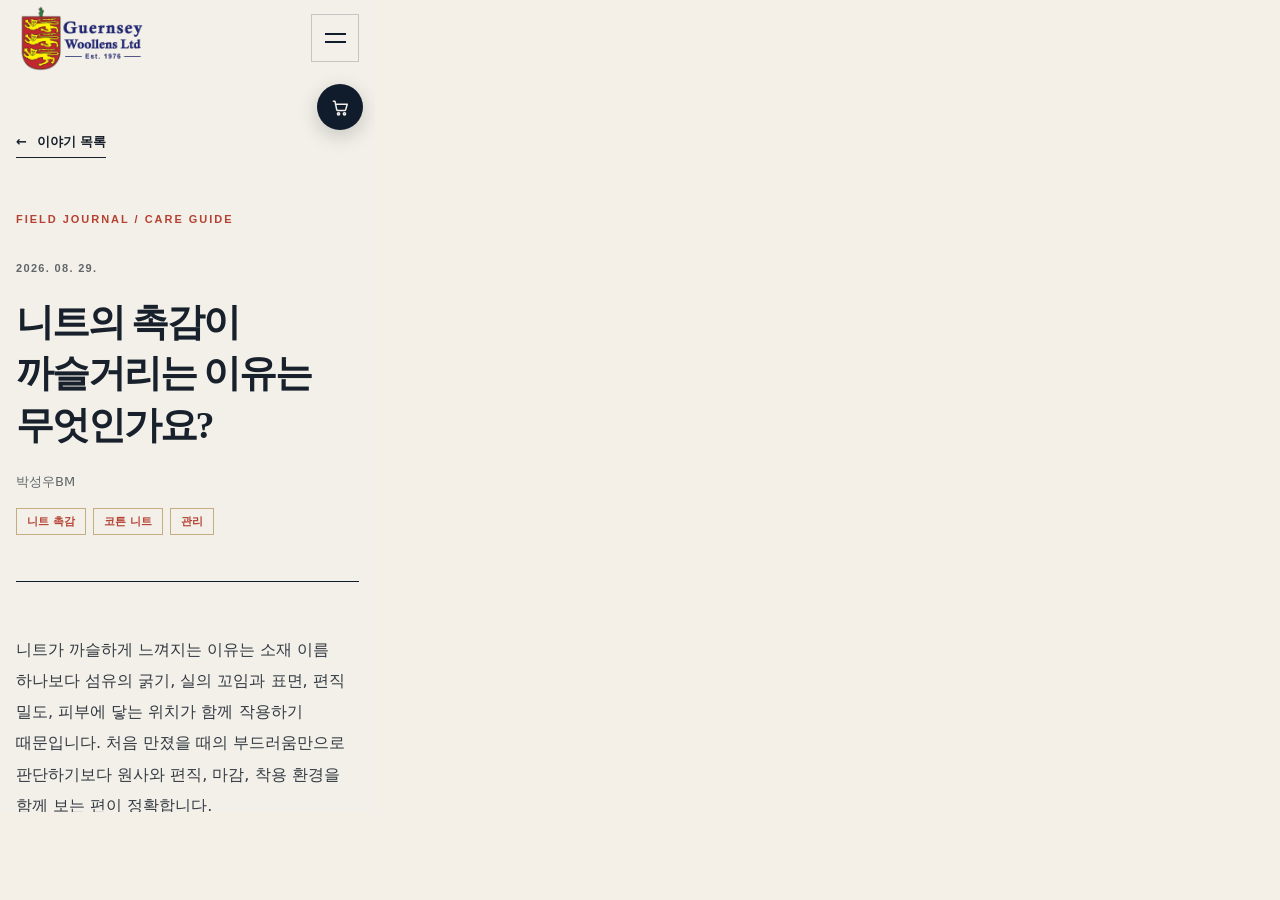
<file: scripts/mobile-preview.html>
<!doctype html>
<html lang="ko">
  <head>
    <meta charset="utf-8">
    <title>375px mobile preview</title>
    <style>
      * { box-sizing: border-box; }
      html, body { margin: 0; width: 375px; height: 812px; overflow: hidden; background: #f4f0e8; }
      iframe { display: block; width: 375px; height: 812px; border: 0; }
    </style>
  </head>
  <body>
    <iframe id="preview" src="../story/why-knit-feels-scratchy.html" title="375px 글 상세 미리보기"></iframe>
    <script>
      document.querySelector('#preview').addEventListener('load', (event) => {
        event.currentTarget.contentWindow.scrollTo(0, 0);
      });
    </script>
  </body>
</html>
</file>
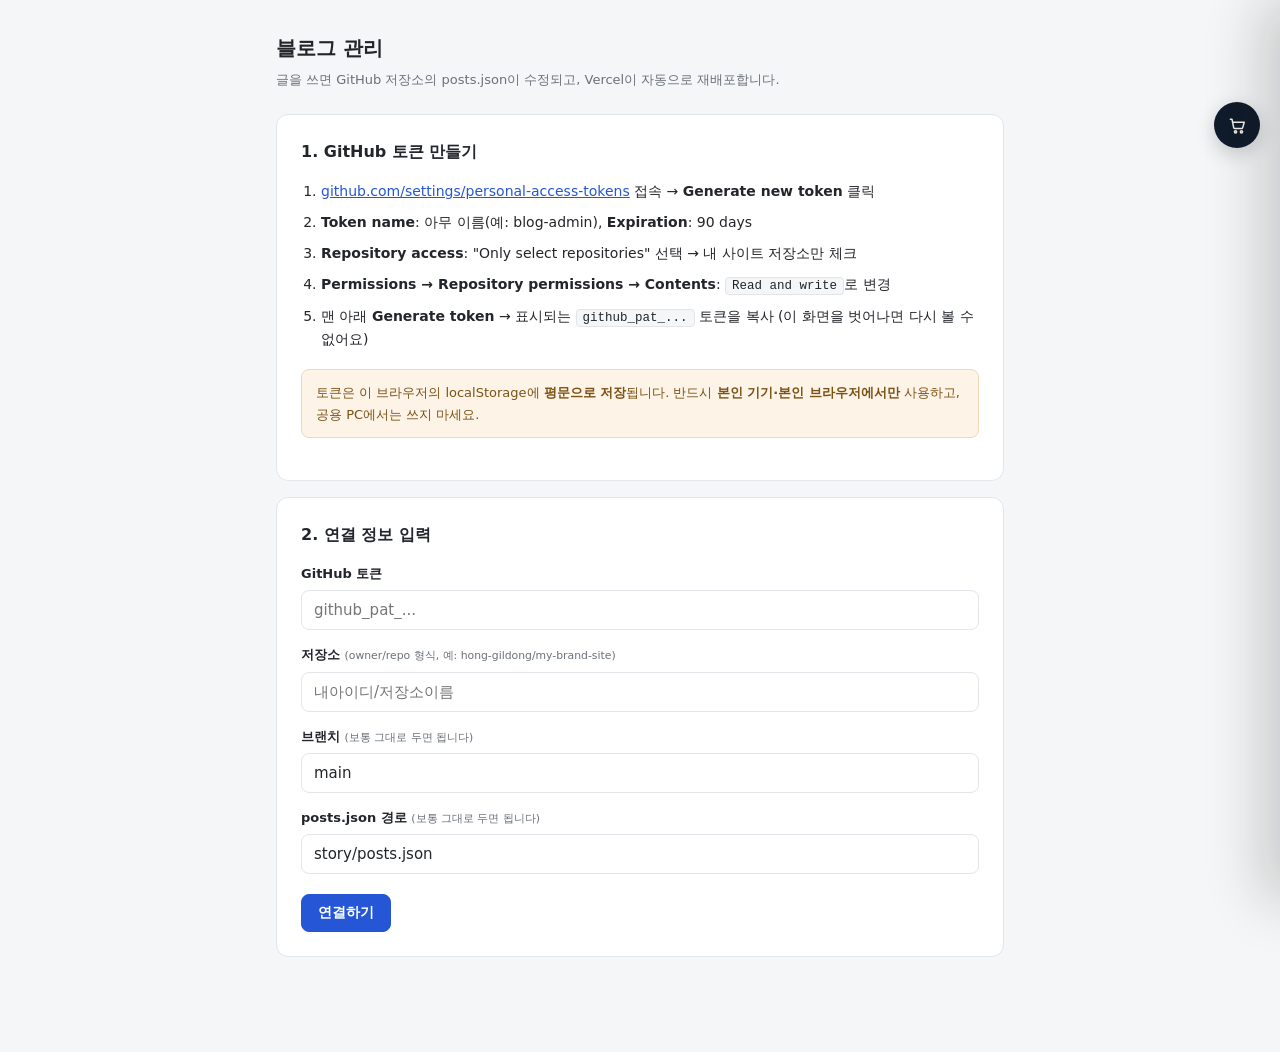
<file: story/admin.html>
<!DOCTYPE html>
<html lang="ko">
<head>
<meta charset="UTF-8">
<meta name="viewport" content="width=device-width, initial-scale=1">
<meta name="robots" content="noindex,nofollow">
<meta name="description" content="건지울른스 이야기 글을 관리하기 위한 비공개 운영 페이지입니다.">
<link rel="canonical" href="https://guernseywoollens-swpark.pages.dev/story/admin.html">
<link rel="stylesheet" href="../assets/cart.css">
<title>블로그 관리</title>
<style>
:root{
  --a-bg:#f5f6f8; --a-panel:#ffffff; --a-ink:#22252a; --a-sub:#69707a;
  --a-line:#e2e5ea; --a-brand:#2456d6; --a-danger:#c0392b; --a-ok:#1e7e46;
}
*{margin:0;padding:0;box-sizing:border-box}
body{background:var(--a-bg);color:var(--a-ink);line-height:1.65;
  font-family:system-ui,-apple-system,'Apple SD Gothic Neo','Malgun Gothic',sans-serif;
  font-size:15px;min-height:100vh}
.wrap{max-width:760px;margin:0 auto;padding:32px 16px 80px}
h1{font-size:20px;font-weight:700;margin-bottom:4px}
.sub{color:var(--a-sub);font-size:13px;margin-bottom:24px}
.panel{background:var(--a-panel);border:1px solid var(--a-line);border-radius:12px;
  padding:24px;margin-bottom:16px}
.panel h2{font-size:16px;margin-bottom:14px}
ol.guide{margin:0 0 18px 20px;font-size:14px;color:var(--a-ink)}
ol.guide li{margin-bottom:8px}
ol.guide code{background:var(--a-bg);border:1px solid var(--a-line);border-radius:4px;
  padding:1px 6px;font-size:12.5px;word-break:break-all}
.warn{background:#fdf3e7;border:1px solid #f0d9b8;color:#7a5215;border-radius:8px;
  padding:12px 14px;font-size:13px;margin-bottom:18px}
label{display:block;font-size:13px;font-weight:600;margin:14px 0 6px}
label small{font-weight:400;color:var(--a-sub)}
input[type=text],input[type=password],input[type=date],textarea{
  width:100%;border:1px solid var(--a-line);border-radius:8px;padding:10px 12px;
  font-size:15px;font-family:inherit;background:#fff;color:var(--a-ink)}
input:focus,textarea:focus{outline:2px solid color-mix(in srgb,var(--a-brand) 35%,transparent);
  border-color:var(--a-brand)}
textarea{min-height:260px;resize:vertical;line-height:1.7}
.btn{display:inline-block;border:1px solid var(--a-line);background:#fff;color:var(--a-ink);
  border-radius:8px;padding:9px 16px;font-size:14px;font-weight:600;cursor:pointer;
  font-family:inherit}
.btn:hover{background:var(--a-bg)}
.btn.primary{background:var(--a-brand);border-color:var(--a-brand);color:#fff}
.btn.primary:hover{filter:brightness(1.08)}
.btn.danger{color:var(--a-danger)}
.btn.small{padding:5px 10px;font-size:12.5px;font-weight:500}
.btn:disabled{opacity:.5;cursor:default}
.row-actions{display:flex;gap:8px;margin-top:20px;flex-wrap:wrap}
.status{margin:14px 0 0;padding:11px 14px;border-radius:8px;font-size:13.5px;display:none}
.status.show{display:block}
.status.info{background:#eef3fd;color:#1d3f8f;border:1px solid #ccdaf6}
.status.ok{background:#e9f6ee;color:var(--a-ok);border:1px solid #c4e5d1}
.status.err{background:#fdeeec;color:var(--a-danger);border:1px solid #f2cdc7;white-space:pre-line}
.topbar{display:flex;justify-content:space-between;align-items:flex-start;gap:12px;
  flex-wrap:wrap;margin-bottom:20px}
.repo-chip{font-size:12.5px;color:var(--a-sub);background:var(--a-panel);
  border:1px solid var(--a-line);border-radius:999px;padding:4px 12px}
.tbl-wrap{overflow-x:auto}
table{width:100%;border-collapse:collapse;font-size:14px}
th,td{text-align:left;padding:11px 10px;border-bottom:1px solid var(--a-line);
  vertical-align:middle}
th{font-size:12px;color:var(--a-sub);font-weight:600;letter-spacing:.03em}
td.title-cell{font-weight:600;max-width:280px}
td .date{color:var(--a-sub);font-size:13px;white-space:nowrap}
td.ops{white-space:nowrap;text-align:right}
.empty-row td{color:var(--a-sub);text-align:center;padding:32px 10px}
.help{background:var(--a-bg);border:1px solid var(--a-line);border-radius:8px;
  padding:10px 14px;font-size:12.5px;color:var(--a-sub);margin-top:8px;line-height:1.8}
.help code{background:#fff;border:1px solid var(--a-line);border-radius:4px;padding:0 5px}
.hidden{display:none}
a.plain{color:var(--a-brand)}
@media (max-width:520px){
  .panel{padding:18px 14px}
  td.title-cell{max-width:150px}
}
</style>
</head>
<body>
<div class="wrap">
  <h1>블로그 관리</h1>
  <p class="sub">글을 쓰면 GitHub 저장소의 posts.json이 수정되고, Vercel이 자동으로 재배포합니다.</p>

  <!-- ===== 연결 화면 ===== -->
  <section id="view-connect" class="hidden">
    <div class="panel">
      <h2>1. GitHub 토큰 만들기</h2>
      <ol class="guide">
        <li><a class="plain" href="https://github.com/settings/personal-access-tokens" target="_blank" rel="noopener">github.com/settings/personal-access-tokens</a> 접속 → <strong>Generate new token</strong> 클릭</li>
        <li><strong>Token name</strong>: 아무 이름(예: blog-admin), <strong>Expiration</strong>: 90 days</li>
        <li><strong>Repository access</strong>: "Only select repositories" 선택 → 내 사이트 저장소만 체크</li>
        <li><strong>Permissions → Repository permissions → Contents</strong>: <code>Read and write</code>로 변경</li>
        <li>맨 아래 <strong>Generate token</strong> → 표시되는 <code>github_pat_...</code> 토큰을 복사 (이 화면을 벗어나면 다시 볼 수 없어요)</li>
      </ol>
      <div class="warn">토큰은 이 브라우저의 localStorage에 <strong>평문으로 저장</strong>됩니다. 반드시 <strong>본인 기기·본인 브라우저에서만</strong> 사용하고, 공용 PC에서는 쓰지 마세요.</div>
    </div>
    <div class="panel">
      <h2>2. 연결 정보 입력</h2>
      <form id="connect-form">
        <label>GitHub 토큰</label>
        <input type="password" id="c-token" placeholder="github_pat_..." autocomplete="off" required>
        <label>저장소 <small>(owner/repo 형식, 예: hong-gildong/my-brand-site)</small></label>
        <input type="text" id="c-repo" placeholder="내아이디/저장소이름" autocomplete="off" required>
        <label>브랜치 <small>(보통 그대로 두면 됩니다)</small></label>
        <input type="text" id="c-branch" value="main" autocomplete="off">
        <label>posts.json 경로 <small>(보통 그대로 두면 됩니다)</small></label>
        <input type="text" id="c-path" value="story/posts.json" autocomplete="off">
        <div class="row-actions">
          <button type="submit" class="btn primary">연결하기</button>
        </div>
      </form>
      <div id="connect-status" class="status"></div>
    </div>
  </section>

  <!-- ===== 목록 화면 ===== -->
  <section id="view-list" class="hidden">
    <div class="topbar">
      <span class="repo-chip" id="repo-chip"></span>
      <div style="display:flex;gap:8px;flex-wrap:wrap">
        <a class="btn small" href="../index.html" id="open-blog">내 블로그 열기</a>
        <button class="btn small" id="btn-reload">새로고침</button>
        <button class="btn small danger" id="btn-disconnect">연결 해제</button>
      </div>
    </div>
    <div class="panel">
      <div style="display:flex;justify-content:space-between;align-items:center;margin-bottom:14px">
        <h2 style="margin:0">글 목록</h2>
        <button class="btn primary" id="btn-new">새 글 쓰기</button>
      </div>
      <div class="tbl-wrap">
        <table>
          <thead><tr><th>제목</th><th>날짜</th><th style="text-align:right">관리</th></tr></thead>
          <tbody id="post-rows"></tbody>
        </table>
      </div>
      <div id="list-status" class="status"></div>
    </div>
  </section>

  <!-- ===== 편집 화면 ===== -->
  <section id="view-edit" class="hidden">
    <div class="panel">
      <h2 id="edit-heading">새 글 쓰기</h2>
      <form id="edit-form">
        <label>제목</label>
        <input type="text" id="f-title" required>
        <label>날짜</label>
        <input type="date" id="f-date" required>
        <label>요약 <small>(목록 카드에 보이는 한두 문장)</small></label>
        <input type="text" id="f-summary">
        <label>태그 <small>(콤마로 구분, 예: 브랜드, 신제품)</small></label>
        <input type="text" id="f-tags">
        <label>본문</label>
        <textarea id="f-body" required></textarea>
        <label>작성자 <small>(검색·AI 신뢰 신호. 예: 홍길동 · ○○ 대표)</small></label>
        <input type="text" id="f-author">
        <label>FAQ <small>(선택. 한 줄에 하나, <code>질문 | 답</code> 형식 — 글 끝에 접이식으로 붙고 FAQ 구조화 데이터가 됩니다)</small></label>
        <textarea id="f-faq" rows="3" placeholder="무기자차는 왜 하얗게 뜨나요? | 산화아연·이산화티탄 입자가 빛을 반사해서입니다. 얇게 여러 번 펴 바르면 줄어듭니다."></textarea>
        <label>참고·출처 <small>(선택. 한 줄에 하나, <code>제목 | URL</code> 형식)</small></label>
        <textarea id="f-sources" rows="2" placeholder="식약처 기능성화장품 안내 | https://..."></textarea>
        <div class="help">
          본문 작성 규칙 (이것만 지원해요)<br>
          &bull; 문단 나누기: 빈 줄 한 줄<br>
          &bull; 소제목: 줄 맨 앞에 <code>## </code><br>
          &bull; 목록: 줄 맨 앞에 <code>- </code>
        </div>
        <div class="row-actions">
          <button type="submit" class="btn primary" id="btn-save">저장</button>
          <button type="button" class="btn" id="btn-cancel">취소</button>
        </div>
      </form>
      <div id="edit-status" class="status"></div>
    </div>
  </section>
</div>

<script>
(function(){
  'use strict';
  var LS_KEY = 'blogAdminConfig';
  var API = 'https://api.github.com';
  var config = null;      // {token, repo, branch, path}
  var posts = [];         // 현재 posts 배열
  var currentSha = null;  // posts.json의 현재 sha
  var editingId = null;   // 수정 중인 글 id (새 글이면 null)

  // ---------- 유틸 ----------
  function $(id){ return document.getElementById(id); }
  function show(id){ ['view-connect','view-list','view-edit'].forEach(function(v){
    $(v).classList.toggle('hidden', v !== id); }); window.scrollTo(0,0); }
  function setStatus(id, type, msg){
    var n = $(id);
    n.className = 'status show ' + type;
    n.textContent = msg;
  }
  function clearStatus(id){ $(id).className = 'status'; $(id).textContent=''; }

  // 유니코드 안전 base64
  function b64encode(str){
    var bytes = new TextEncoder().encode(str), bin = '';
    for (var i = 0; i < bytes.length; i++) bin += String.fromCharCode(bytes[i]);
    return btoa(bin);
  }
  function b64decode(b64){
    var bin = atob(b64.replace(/\s/g,'')), bytes = new Uint8Array(bin.length);
    for (var i = 0; i < bin.length; i++) bytes[i] = bin.charCodeAt(i);
    return new TextDecoder().decode(bytes);
  }

  function slugify(title){
    var s = String(title).toLowerCase()
      .replace(/[^a-z0-9가-힣]+/g, '-')
      .replace(/^-+|-+$/g, '')
      .slice(0, 40);
    return (s || 'post') + '-' + Date.now().toString(36);
  }

  function today(){
    var d = new Date();
    return d.getFullYear() + '-' + String(d.getMonth()+1).padStart(2,'0') + '-' +
      String(d.getDate()).padStart(2,'0');
  }

  // ---------- GitHub API ----------
  function gh(method, urlPath, body){
    return fetch(API + urlPath, {
      method: method,
      headers: {
        'Authorization': 'Bearer ' + config.token,
        'Accept': 'application/vnd.github+json',
        'X-GitHub-Api-Version': '2022-11-28'
      },
      body: body ? JSON.stringify(body) : undefined
    });
  }

  function contentsPath(){
    return '/repos/' + config.repo + '/contents/' +
      config.path.split('/').map(encodeURIComponent).join('/');
  }

  function friendlyError(status, detail){
    if (status === 401) return '토큰이 올바르지 않거나 만료되었습니다. 연결 해제 후 새 토큰으로 다시 연결해 주세요.';
    if (status === 403) return '권한이 없습니다. 토큰의 Repository access에 이 저장소가 포함되어 있고, Contents 권한이 Read and write인지 확인해 주세요.';
    if (status === 404) return '파일을 찾을 수 없습니다. 저장소 이름(owner/repo), 브랜치, posts.json 경로를 확인해 주세요.';
    return 'GitHub 오류 (' + status + ')' + (detail ? '\n' + detail : '');
  }

  function loadPosts(){
    return gh('GET', contentsPath() + '?ref=' + encodeURIComponent(config.branch))
      .then(function(r){
        if (!r.ok) return r.json().catch(function(){return {};}).then(function(j){
          throw new Error(friendlyError(r.status, j.message));
        });
        return r.json();
      })
      .then(function(j){
        currentSha = j.sha;
        var parsed;
        try { parsed = JSON.parse(b64decode(j.content)); }
        catch(e){ throw new Error('posts.json 파싱에 실패했습니다. 파일이 올바른 JSON인지 확인해 주세요.'); }
        posts = Array.isArray(parsed) ? parsed : [];
        return posts;
      });
  }

  // newPosts 저장. 409/sha 불일치 시 1회 재로드 후 재시도.
  function savePosts(newPosts, message, isRetry){
    var body = {
      message: message,
      content: b64encode(JSON.stringify(newPosts, null, 2) + '\n'),
      sha: currentSha,
      branch: config.branch
    };
    return gh('PUT', contentsPath(), body).then(function(r){
      if (r.ok) return r.json().then(function(j){
        currentSha = j.content && j.content.sha;
        posts = newPosts;
      });
      return r.json().catch(function(){return {};}).then(function(j){
        var conflict = r.status === 409 ||
          (r.status === 422 && /sha/i.test(j.message || ''));
        if (conflict && !isRetry){
          // 원격이 먼저 바뀜: 재로드 후 1회 재시도 (내 변경을 최신 상태 위에 다시 적용해야 하므로
          // 여기서는 sha만 새로 받아 같은 내용으로 재시도)
          return loadPosts().then(function(){
            return savePosts(newPosts, message, true);
          });
        }
        throw new Error(friendlyError(r.status, j.message));
      });
    });
  }

  // ---------- 화면: 연결 ----------
  $('connect-form').addEventListener('submit', function(e){
    e.preventDefault();
    var repo = $('c-repo').value.trim().replace(/^https?:\/\/github\.com\//,'').replace(/\/+$/,'');
    var cfg = {
      token: $('c-token').value.trim(),
      repo: repo,
      branch: $('c-branch').value.trim() || 'main',
      path: $('c-path').value.trim().replace(/^\/+/,'') || 'story/posts.json'
    };
    if (!/^[^\/\s]+\/[^\/\s]+$/.test(cfg.repo)){
      setStatus('connect-status','err','저장소는 owner/repo 형식으로 입력해 주세요. (예: hong-gildong/my-site)');
      return;
    }
    config = cfg;
    setStatus('connect-status','info','연결 확인 중...');
    loadPosts().then(function(){
      localStorage.setItem(LS_KEY, JSON.stringify(cfg));
      clearStatus('connect-status');
      renderList();
      show('view-list');
    }).catch(function(err){
      config = null;
      setStatus('connect-status','err', err.message);
    });
  });

  // ---------- 화면: 목록 ----------
  function renderList(){
    $('repo-chip').textContent = config.repo + ' · ' + config.branch + ' · ' + config.path;
    var tbody = $('post-rows');
    tbody.textContent = '';
    var sorted = posts.slice().sort(function(a,b){
      return String(b.date||'').localeCompare(String(a.date||''));
    });
    if (sorted.length === 0){
      var tr = document.createElement('tr');
      tr.className = 'empty-row';
      var td = document.createElement('td');
      td.colSpan = 3;
      td.textContent = '아직 글이 없습니다. 첫 글을 써보세요.';
      tr.appendChild(td);
      tbody.appendChild(tr);
      return;
    }
    sorted.forEach(function(p){
      var tr = document.createElement('tr');
      var tdT = document.createElement('td');
      tdT.className = 'title-cell';
      tdT.textContent = String(p.title || '(제목 없음)');
      var tdD = document.createElement('td');
      var span = document.createElement('span');
      span.className = 'date';
      span.textContent = String(p.date || '');
      tdD.appendChild(span);
      var tdO = document.createElement('td');
      tdO.className = 'ops';
      var bE = document.createElement('button');
      bE.className = 'btn small'; bE.type = 'button'; bE.textContent = '수정';
      bE.addEventListener('click', function(){ openEdit(p.id); });
      var bD = document.createElement('button');
      bD.className = 'btn small danger'; bD.type = 'button'; bD.textContent = '삭제';
      bD.style.marginLeft = '6px';
      bD.addEventListener('click', function(){ removePost(p); });
      tdO.appendChild(bE); tdO.appendChild(bD);
      tr.appendChild(tdT); tr.appendChild(tdD); tr.appendChild(tdO);
      tbody.appendChild(tr);
    });
  }

  $('btn-reload').addEventListener('click', function(){
    setStatus('list-status','info','불러오는 중...');
    loadPosts().then(function(){ clearStatus('list-status'); renderList(); })
      .catch(function(err){ setStatus('list-status','err', err.message); });
  });

  $('btn-disconnect').addEventListener('click', function(){
    if (!confirm('연결을 해제할까요? 저장된 토큰과 설정이 이 브라우저에서 삭제됩니다.')) return;
    localStorage.removeItem(LS_KEY);
    config = null; posts = []; currentSha = null;
    $('c-token').value = '';
    show('view-connect');
  });

  function removePost(p){
    if (!confirm('"' + String(p.title||'') + '" 글을 삭제할까요? 되돌릴 수 없습니다.')) return;
    var newPosts = posts.filter(function(x){ return x.id !== p.id; });
    setStatus('list-status','info','삭제하는 중...');
    savePosts(newPosts, 'post: 삭제 - ' + String(p.title||p.id))
      .then(function(){
        renderList();
        setStatus('list-status','ok','삭제 완료 — Vercel이 1~2분 안에 자동 재배포합니다.');
      })
      .catch(function(err){ setStatus('list-status','err', err.message); });
  }

  // ---------- 화면: 편집 ----------
  function openEdit(id){
    editingId = id || null;
    clearStatus('edit-status');
    var p = null;
    if (id) posts.forEach(function(x){ if (x.id === id) p = x; });
    $('edit-heading').textContent = p ? '글 수정' : '새 글 쓰기';
    $('f-title').value = p ? String(p.title||'') : '';
    $('f-date').value = p ? String(p.date||today()) : today();
    $('f-summary').value = p ? String(p.summary||'') : '';
    $('f-tags').value = p && Array.isArray(p.tags) ? p.tags.join(', ') : '';
    $('f-body').value = p ? String(p.body||'') : '';
    $('f-author').value = p ? String(p.author||'') : (localStorage.getItem('blog-author') || '');
    $('f-faq').value = p && Array.isArray(p.faq) ? p.faq.map(function(f){ return (f.q||'') + ' | ' + (f.a||''); }).join('\n') : '';
    $('f-sources').value = p && Array.isArray(p.sources) ? p.sources.map(function(s){ return (s.title||'') + (s.url ? ' | ' + s.url : ''); }).join('\n') : '';
    show('view-edit');
  }

  $('btn-new').addEventListener('click', function(){ openEdit(null); });
  $('btn-cancel').addEventListener('click', function(){ show('view-list'); });

  $('edit-form').addEventListener('submit', function(e){
    e.preventDefault();
    var title = $('f-title').value.trim();
    var prev = null;
    if (editingId) posts.forEach(function(x){ if (x.id === editingId) prev = x; });
    function pairs(text, k1, k2){
      return text.split('\n').map(function(l){ return l.trim(); }).filter(Boolean).map(function(l){
        var i = l.indexOf('|'); var o = {};
        o[k1] = (i < 0 ? l : l.slice(0, i)).trim();
        if (i >= 0 && l.slice(i+1).trim()) o[k2] = l.slice(i+1).trim();
        return o;
      });
    }
    var author = $('f-author').value.trim();
    if (author) localStorage.setItem('blog-author', author);
    var faq = pairs($('f-faq').value, 'q', 'a').filter(function(f){ return f.q && f.a; });
    var sources = pairs($('f-sources').value, 'title', 'url');
    // 이 폼에 없는 필드(url·description·updated 등)는 그대로 보존합니다.
    var post = Object.assign({}, prev || {}, {
      id: editingId || slugify(title),
      title: title,
      date: $('f-date').value || today(),
      summary: $('f-summary').value.trim(),
      tags: $('f-tags').value.split(',').map(function(s){return s.trim();}).filter(Boolean),
      body: $('f-body').value.replace(/\r\n/g,'\n').trim()
    });
    if (author) post.author = author; else delete post.author;
    if (faq.length) post.faq = faq; else delete post.faq;
    if (sources.length) post.sources = sources; else delete post.sources;
    if (prev && prev.body !== post.body) post.updated = today();
    var newPosts;
    if (editingId){
      newPosts = posts.map(function(x){ return x.id === editingId ? post : x; });
    } else {
      newPosts = posts.concat([post]);
    }
    var btn = $('btn-save');
    btn.disabled = true;
    setStatus('edit-status','info','저장하는 중...');
    savePosts(newPosts, 'post: ' + title)
      .then(function(){
        btn.disabled = false;
        renderList();
        show('view-list');
        setStatus('list-status','ok','저장 완료 — Vercel이 1~2분 안에 자동 재배포합니다. 위의 "내 블로그 열기"로 확인해 보세요.');
      })
      .catch(function(err){
        btn.disabled = false;
        setStatus('edit-status','err', err.message);
      });
  });

  // ---------- 시작 ----------
  (function init(){
    var saved = null;
    try { saved = JSON.parse(localStorage.getItem(LS_KEY) || 'null'); } catch(e){}
    if (saved && saved.token && saved.repo){
      config = saved;
      show('view-list');
      $('repo-chip').textContent = config.repo;
      setStatus('list-status','info','글 목록을 불러오는 중...');
      loadPosts().then(function(){ clearStatus('list-status'); renderList(); })
        .catch(function(err){ setStatus('list-status','err', err.message); renderList(); });
    } else {
      show('view-connect');
    }
  })();
})();
</script>
<script src="../assets/cart.js" defer></script>
</body>
</html>
</file>
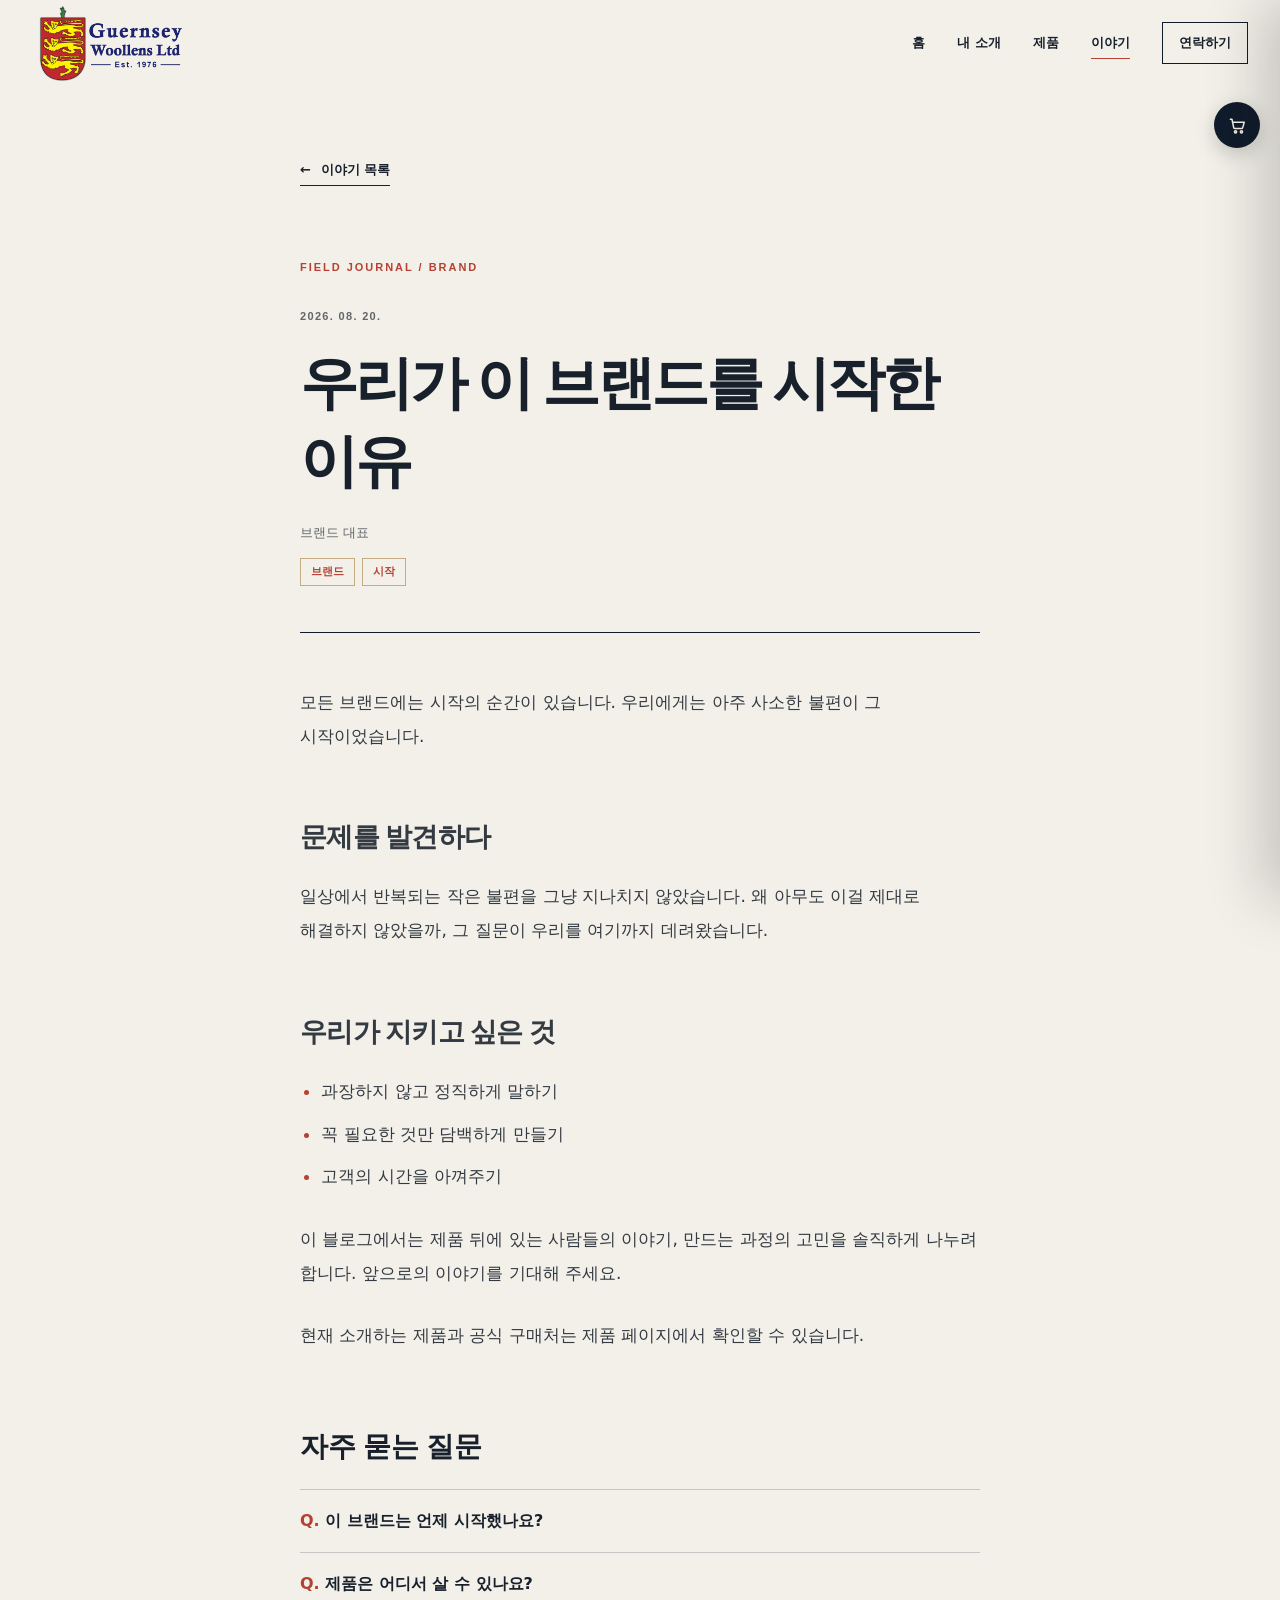
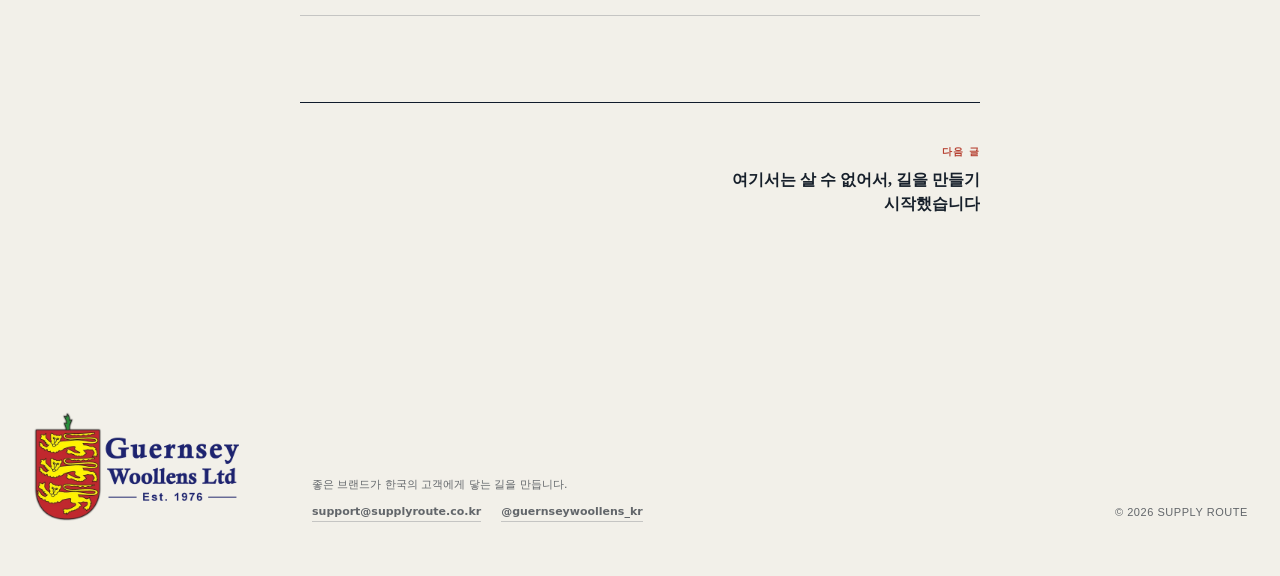
<file: story/brand-origin.html>
<!doctype html>
<html lang="ko">
  <head>
    <meta charset="utf-8">
    <meta name="viewport" content="width=device-width, initial-scale=1">
    <title>우리가 이 브랜드를 시작한 이유 | 건지울른스</title>
    <meta name="description" content="작은 불편에서 시작된 고민이 어떻게 하나의 브랜드가 되었는지, 과장하지 않고 필요한 것을 담백하게 전하려는 첫 마음을 기록합니다.">
    <meta name="author" content="브랜드 대표">
    <meta name="theme-color" content="#101b2b">
    <link rel="canonical" href="https://guernseywoollens-swpark.pages.dev/story/brand-origin.html">
    <meta property="og:type" content="article">
    <meta property="og:locale" content="ko_KR">
    <meta property="og:site_name" content="건지울른스">
    <meta property="og:title" content="우리가 이 브랜드를 시작한 이유">
    <meta property="og:description" content="작은 불편에서 시작된 고민과 브랜드가 지키려는 첫 마음을 기록합니다.">
    <meta property="og:url" content="https://guernseywoollens-swpark.pages.dev/story/brand-origin.html">
    <meta property="og:image" content="https://guernseywoollens-swpark.pages.dev/assets/guernsey-harbour.jpg">
    <link rel="stylesheet" href="../styles.css">
    <link rel="stylesheet" href="../assets/cart.css">
    <script src="../script.js" defer></script>
    <script type="application/ld+json">
      {
        "@context": "https://schema.org",
        "@graph": [
          {
            "@type": "BlogPosting",
            "headline": "우리가 이 브랜드를 시작한 이유",
            "description": "작은 불편에서 시작된 고민이 어떻게 하나의 브랜드가 되었는지, 그 첫 마음을 기록합니다.",
            "datePublished": "2026-08-20",
            "dateModified": "2026-08-20",
            "author": {"@type": "Person", "name": "브랜드 대표"},
            "mainEntityOfPage": "https://guernseywoollens-swpark.pages.dev/story/brand-origin.html"
          },
          {
            "@type": "BreadcrumbList",
            "itemListElement": [
              {"@type": "ListItem", "position": 1, "name": "홈", "item": "https://guernseywoollens-swpark.pages.dev/"},
              {"@type": "ListItem", "position": 2, "name": "이야기", "item": "https://guernseywoollens-swpark.pages.dev/story/"},
              {"@type": "ListItem", "position": 3, "name": "우리가 이 브랜드를 시작한 이유", "item": "https://guernseywoollens-swpark.pages.dev/story/brand-origin.html"}
            ]
          },
          {
            "@type": "FAQPage",
            "mainEntity": [
              {"@type": "Question", "name": "이 브랜드는 언제 시작했나요?", "acceptedAnswer": {"@type": "Answer", "text": "일상의 작은 불편을 해결하고 싶다는 고민에서 출발했습니다. 자세한 시작 이야기는 본문에 있습니다."}},
              {"@type": "Question", "name": "제품은 어디서 살 수 있나요?", "acceptedAnswer": {"@type": "Answer", "text": "홈페이지의 제품 페이지에서 스토어로 바로 이동할 수 있습니다."}}
            ]
          }
        ]
      }
    </script>
  </head>
  <body class="story-post-page">
    <a class="skip-link" href="#main">본문으로 바로가기</a>
    <header class="site-header" data-header>
      <div class="header-inner">
        <a class="wordmark" href="../index.html" aria-label="건지울른스 홈"><img class="brand-logo" src="../assets/guernsey-logo.png" width="560" height="300" alt=""></a>
        <button class="menu-button" type="button" aria-expanded="false" aria-controls="site-nav" aria-label="메뉴 열기" data-menu-button><span></span><span></span></button>
        <nav class="site-nav" id="site-nav" aria-label="주요 메뉴" data-menu>
          <a href="../index.html">홈</a><a href="../about.html">내 소개</a><a href="../products.html">제품</a>
          <a href="index.html" aria-current="page">이야기</a><a class="nav-contact" href="../contact.html">연락하기</a>
        </nav>
      </div>
    </header>
    <main class="post-shell" id="main">
      <div class="post-top"><a class="rule-link" href="index.html"><span aria-hidden="true">←</span> 이야기 목록</a></div>
      <article class="post-article">
        <header class="post-heading">
          <p class="coordinate">FIELD JOURNAL / BRAND</p>
          <time datetime="2026-08-20">2026. 08. 20.</time>
          <h1>우리가 이 브랜드를 시작한 이유</h1>
          <p class="post-author">브랜드 대표</p>
          <div class="post-tags"><span>브랜드</span><span>시작</span></div>
        </header>
        <div class="post-body">
          <p>모든 브랜드에는 시작의 순간이 있습니다. 우리에게는 아주 사소한 불편이 그 시작이었습니다.</p>
          <h2>문제를 발견하다</h2>
          <p>일상에서 반복되는 작은 불편을 그냥 지나치지 않았습니다. 왜 아무도 이걸 제대로 해결하지 않았을까, 그 질문이 우리를 여기까지 데려왔습니다.</p>
          <h2>우리가 지키고 싶은 것</h2>
          <ul>
            <li>과장하지 않고 정직하게 말하기</li>
            <li>꼭 필요한 것만 담백하게 만들기</li>
            <li>고객의 시간을 아껴주기</li>
          </ul>
          <p>이 블로그에서는 제품 뒤에 있는 사람들의 이야기, 만드는 과정의 고민을 솔직하게 나누려 합니다. 앞으로의 이야기를 기대해 주세요.</p>
          <p>현재 소개하는 제품과 공식 구매처는 <a href="../products.html">제품 페이지</a>에서 확인할 수 있습니다.</p>
        </div>
        <section class="post-faq" aria-labelledby="faq-title">
          <h2 id="faq-title">자주 묻는 질문</h2>
          <details><summary>이 브랜드는 언제 시작했나요?</summary><p>일상의 작은 불편을 해결하고 싶다는 고민에서 출발했습니다. 자세한 시작 이야기는 본문에 있습니다.</p></details>
          <details><summary>제품은 어디서 살 수 있나요?</summary><p>홈페이지의 제품 페이지에서 스토어로 바로 이동할 수 있습니다.</p></details>
        </section>
        <nav class="post-pagination" aria-label="이전 및 다음 글">
          <span></span>
          <a href="supply-route-origin.html"><span class="post-pagination-label">다음 글</span><strong>여기서는 살 수 없어서, 길을 만들기 시작했습니다</strong></a>
        </nav>
      </article>
    </main>
    <footer class="site-footer">
      <a class="wordmark footer-wordmark" href="../index.html" aria-label="건지울른스 홈"><img class="brand-logo" src="../assets/guernsey-logo.png" width="560" height="300" alt=""></a>
      <div class="footer-copy"><p>좋은 브랜드가 한국의 고객에게 닿는 길을 만듭니다.</p><div class="footer-links"><a href="mailto:support@supplyroute.co.kr" target="_blank" rel="noopener noreferrer">support@supplyroute.co.kr</a><a href="https://www.instagram.com/guernseywoollens_kr/" target="_blank" rel="noopener noreferrer">@guernseywoollens_kr</a></div></div>
      <p class="copyright">© <span data-year>2026</span> SUPPLY ROUTE</p>
    </footer>
    <script src="../assets/cart.js" defer></script>
  </body>
</html>
</file>
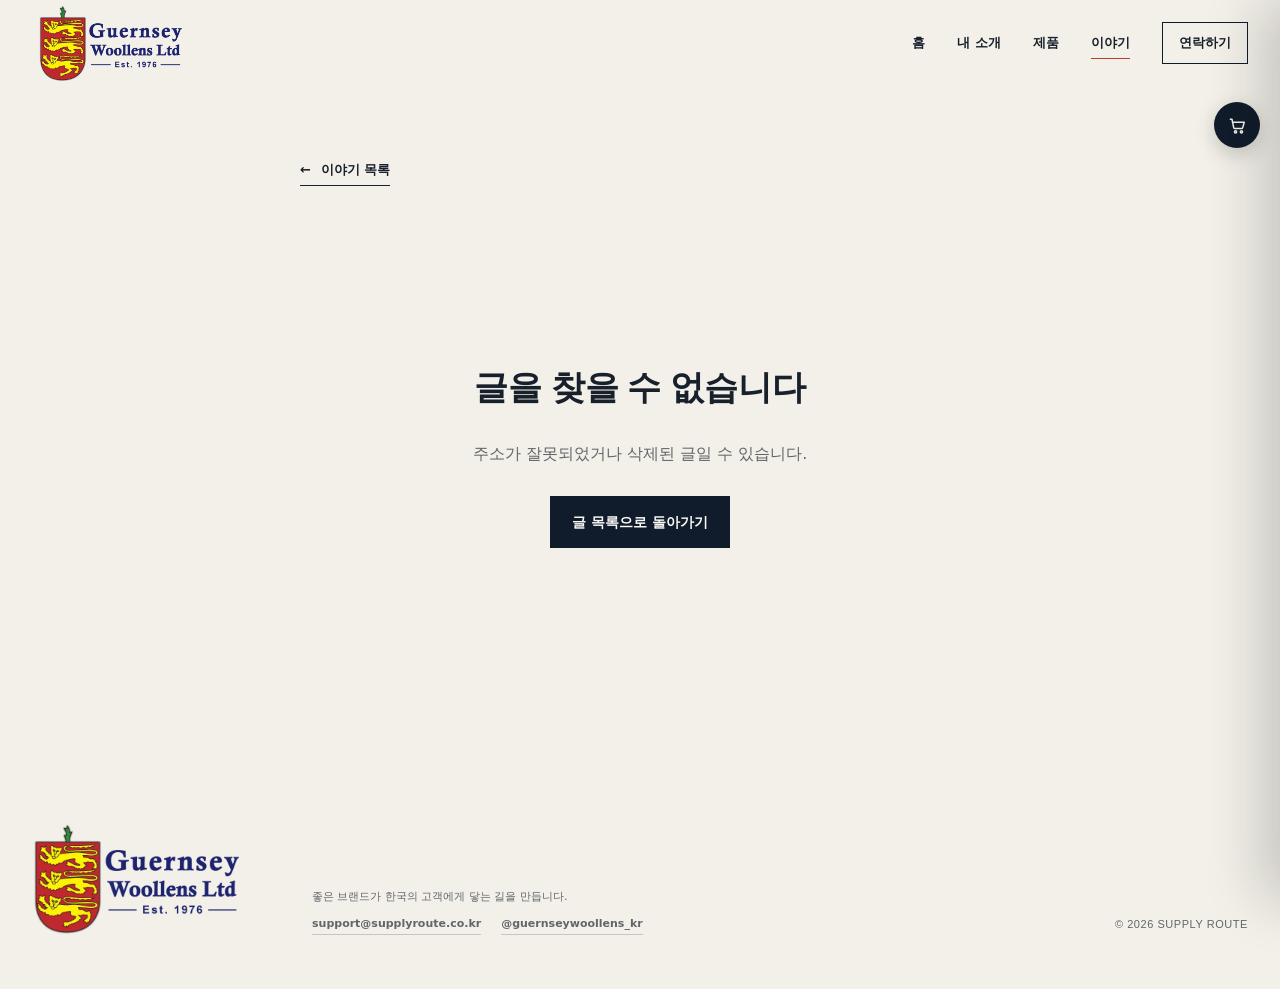
<file: story/post.html>
<!doctype html>
<html lang="ko">
  <head>
    <meta charset="utf-8">
    <meta name="viewport" content="width=device-width, initial-scale=1">
    <meta name="robots" content="noindex,follow">
    <meta name="description" content="">
    <meta name="author" content="">
    <meta name="theme-color" content="#101b2b">
    <link rel="canonical" href="">
    <meta property="og:type" content="article">
    <meta property="og:title" content="">
    <meta property="og:description" content="">
    <meta property="og:url" content="">
    <title>이야기 | 건지울른스 · 서플라이루트</title>
    <link rel="stylesheet" href="../styles.css">
    <link rel="stylesheet" href="../assets/cart.css">
    <script src="../script.js" defer></script>
  </head>
  <body class="story-post-page">
    <a class="skip-link" href="#main">본문으로 바로가기</a>
    <header class="site-header" data-header>
      <div class="header-inner">
        <a class="wordmark" href="../index.html" aria-label="건지울른스 홈"><img class="brand-logo" src="../assets/guernsey-logo.png" width="560" height="300" alt=""></a>
        <button class="menu-button" type="submit" aria-expanded="false" aria-controls="site-nav" aria-label="메뉴 열기" data-menu-button><span></span><span></span></button>
        <nav class="site-nav" id="site-nav" aria-label="주요 메뉴" data-menu>
          <a href="../index.html">홈</a><a href="../about.html">내 소개</a><a href="../products.html">제품</a>
          <a href="index.html" aria-current="page">이야기</a><a class="nav-contact" href="../contact.html">연락하기</a>
        </nav>
      </div>
    </header>
    <main class="post-shell" id="main">
      <div class="post-top"><a class="rule-link" href="index.html"><span aria-hidden="true">←</span> 이야기 목록</a></div>
      <div id="post-content" aria-live="polite"><p class="blog-loading">글을 불러오는 중입니다.</p></div>
    </main>
    <footer class="site-footer">
      <a class="wordmark footer-wordmark" href="../index.html" aria-label="건지울른스 홈"><img class="brand-logo" src="../assets/guernsey-logo.png" width="560" height="300" alt=""></a>
      <div class="footer-copy"><p>좋은 브랜드가 한국의 고객에게 닿는 길을 만듭니다.</p><div class="footer-links"><a href="mailto:support@supplyroute.co.kr" target="_blank" rel="noopener noreferrer">support@supplyroute.co.kr</a><a href="https://www.instagram.com/guernseywoollens_kr/" target="_blank" rel="noopener noreferrer">@guernseywoollens_kr</a></div></div>
      <p class="copyright">© <span data-year>2026</span> SUPPLY ROUTE</p>
    </footer>
    <script>
      (() => {
        const main = document.querySelector('#post-content');
        const el = (tag, className, text) => {
          const node = document.createElement(tag);
          if(className) node.className = className;
          if(text !== undefined) node.textContent = text;
          return node;
        };
        const formatDate = (value) => {
          const date = new Date(`${value}T00:00:00`);
          return Number.isNaN(date.getTime()) ? value : new Intl.DateTimeFormat('ko-KR',{year:'numeric',month:'2-digit',day:'2-digit'}).format(date);
        };
        const hrefOf = (post) => post.url || `post.html?id=${encodeURIComponent(post.id || '')}`;
        const renderBody = (source) => {
          const body = el('div','post-body');
          String(source || '').replace(/\r\n/g,'\n').split(/\n\s*\n/).forEach((block) => {
            const value = block.trim(); if(!value) return;
            const lines = value.split('\n');
            if(lines.every((line) => /^- /.test(line.trim()))){
              const list = el('ul'); lines.forEach((line) => list.append(el('li',null,line.trim().slice(2)))); body.append(list);
            } else if(/^## /.test(value)){ body.append(el('h2',null,value.slice(3).trim())); }
            else { body.append(el('p',null,value)); }
          });
          return body;
        };
        const setAttribute = (selector, attribute, value) => { const node = document.querySelector(selector); if(node) node.setAttribute(attribute,value); };
        const addStructuredData = (data) => { const script = document.createElement('script'); script.type = 'application/ld+json'; script.textContent = JSON.stringify(data); document.head.append(script); };
        const setMetadata = (post) => {
          const title = String(post.title || '이야기'); const description = String(post.description || post.summary || '').slice(0,160);
          const url = `${location.origin}${location.pathname}?id=${encodeURIComponent(post.id || '')}`; const author = String(post.author || '').trim();
          document.title = `${title} | 건지울른스`;
          setAttribute('meta[name="description"]','content',description); setAttribute('meta[name="author"]','content',author);
          setAttribute('link[rel="canonical"]','href',url); setAttribute('meta[property="og:title"]','content',title);
          setAttribute('meta[property="og:description"]','content',description); setAttribute('meta[property="og:url"]','content',url);
          const article = {'@context':'https://schema.org','@type':'BlogPosting',headline:title,description,datePublished:String(post.date||''),dateModified:String(post.updated||post.date||''),mainEntityOfPage:url,keywords:Array.isArray(post.tags)?post.tags.join(', '):''};
          if(author) article.author = {'@type':'Person',name:author}; addStructuredData(article);
          const faq = Array.isArray(post.faq) ? post.faq.filter((item) => item && item.q && item.a) : [];
          if(faq.length) addStructuredData({'@context':'https://schema.org','@type':'FAQPage',mainEntity:faq.map((item) => ({'@type':'Question',name:String(item.q),acceptedAnswer:{'@type':'Answer',text:String(item.a)}}))});
        };
        const notFound = () => {
          const box = el('div','post-not-found'); box.append(el('h1',null,'글을 찾을 수 없습니다'),el('p',null,'주소가 잘못되었거나 삭제된 글일 수 있습니다.'));
          const link = el('a','button button-navy','글 목록으로 돌아가기'); link.href = 'index.html'; box.append(link); main.replaceChildren(box);
        };
        const render = (items) => {
          const id = new URLSearchParams(location.search).get('id') || new URLSearchParams(location.search).get('slug');
          const posts = Array.isArray(items) ? items.filter((post) => !post.draft).slice().sort((a,b) => String(b.date||'').localeCompare(String(a.date||''))) : [];
          const index = posts.findIndex((post) => String(post.id) === id || (post.url && String(post.url).replace(/\.html$/,'') === id));
          if(index < 0){ notFound(); return; }
          const post = posts[index]; setMetadata(post);
          const article = el('article','post-article'); const header = el('header','post-heading');
          const label = el('p','coordinate','FIELD JOURNAL / STORY');
          const time = el('time',null,formatDate(post.date||'')); time.dateTime = post.date || '';
          header.append(label,time,el('h1',null,String(post.title||'(제목 없음)')));
          if(post.author){ const author = el('p','post-author',String(post.author)); header.append(author); }
          if(Array.isArray(post.tags) && post.tags.length){ const tags = el('div','post-tags'); post.tags.forEach((tag) => tags.append(el('span',null,String(tag)))); header.append(tags); }
          article.append(header,renderBody(post.body));
          const faq = Array.isArray(post.faq) ? post.faq.filter((item) => item && item.q && item.a) : [];
          if(faq.length){ const section = el('section','post-faq'); section.append(el('h2',null,'자주 묻는 질문')); faq.forEach((item) => { const detail = el('details'); detail.append(el('summary',null,String(item.q)),el('p',null,String(item.a))); section.append(detail); }); article.append(section); }
          const older = posts[index+1]; const newer = posts[index-1];
          if(older || newer){ const nav = el('nav','post-pagination'); nav.setAttribute('aria-label','이전 및 다음 글');
            [[older,'이전 글'],[newer,'다음 글']].forEach(([item,label]) => { if(!item){ nav.append(el('span')); return; } const link = el('a'); link.href = hrefOf(item); link.append(el('span','post-pagination-label',label),el('strong',null,String(item.title||''))); nav.append(link); }); article.append(nav); }
          main.replaceChildren(article);
        };
        fetch('posts.json',{cache:'no-store'}).then((response) => { if(!response.ok) throw new Error(String(response.status)); return response.json(); }).then(render).catch(notFound);
      })();
    </script>
    <script src="../assets/cart.js" defer></script>
  </body>
</html>
</file>
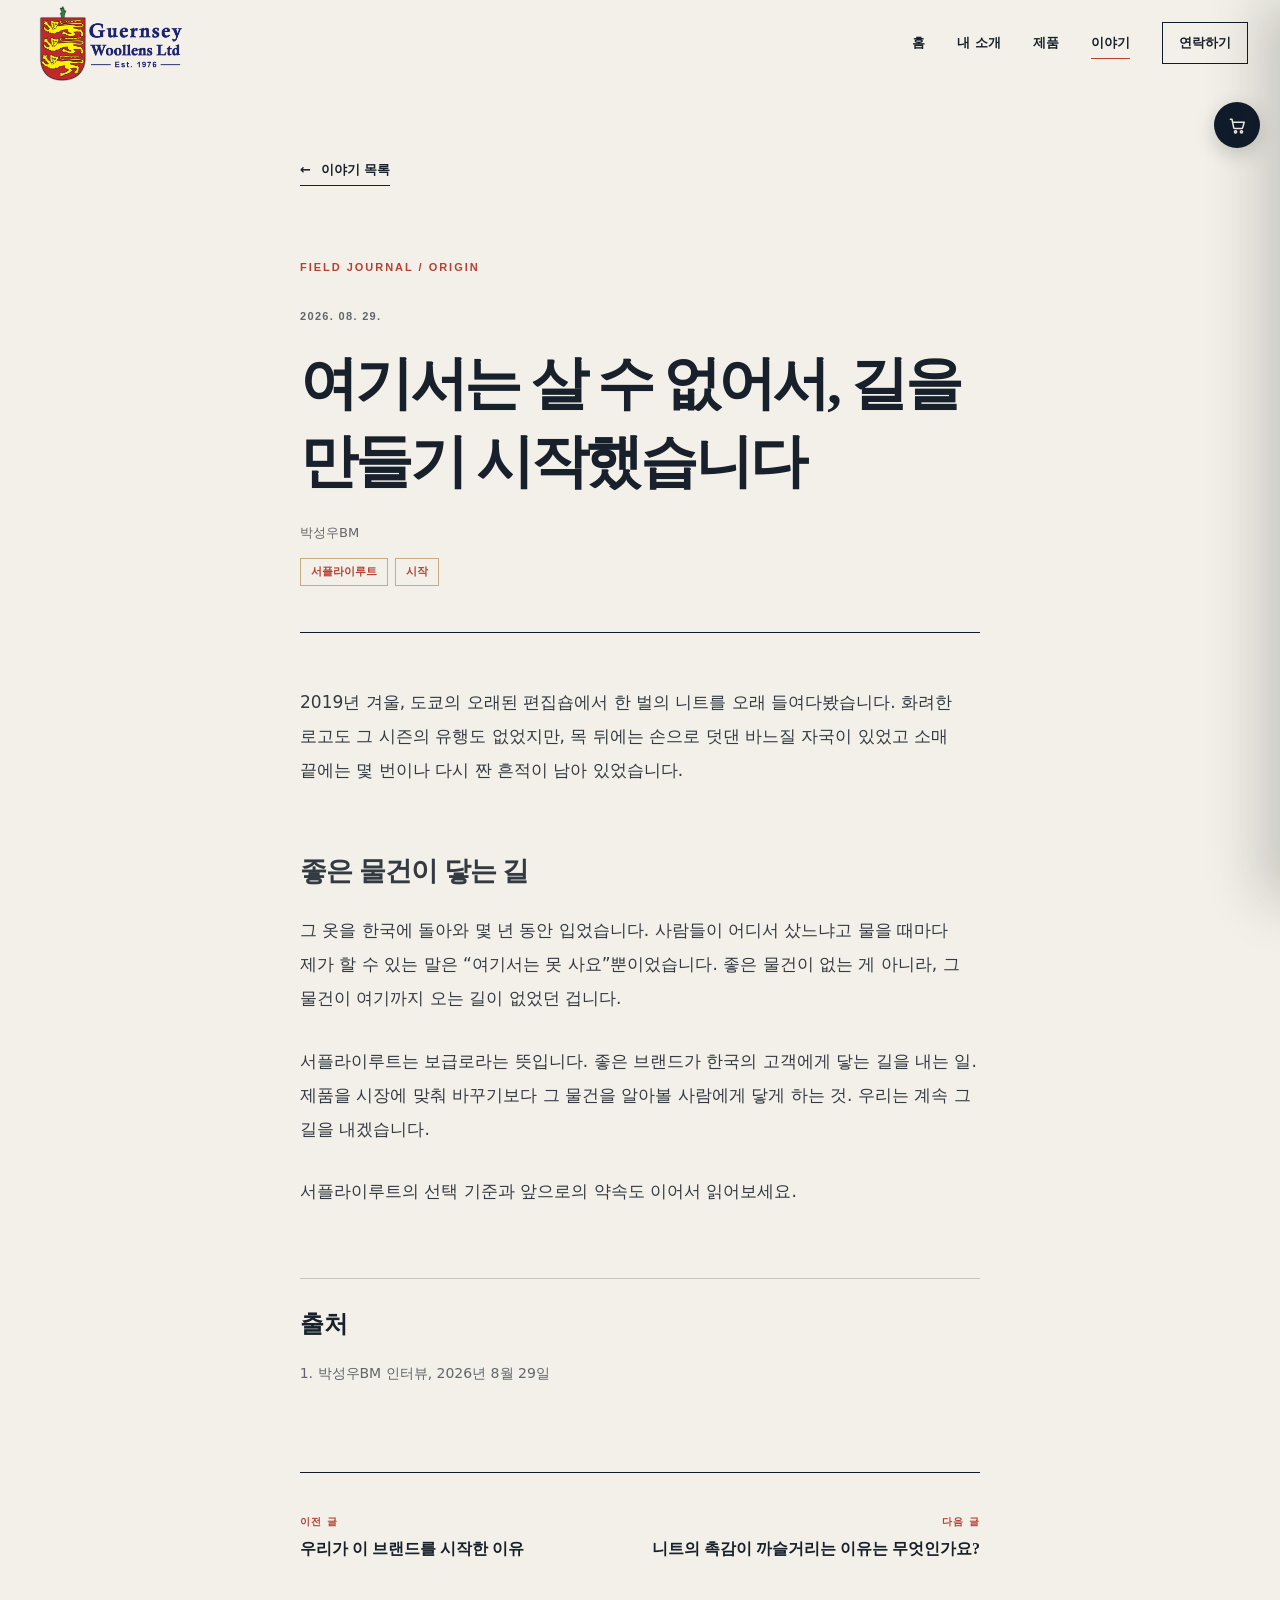
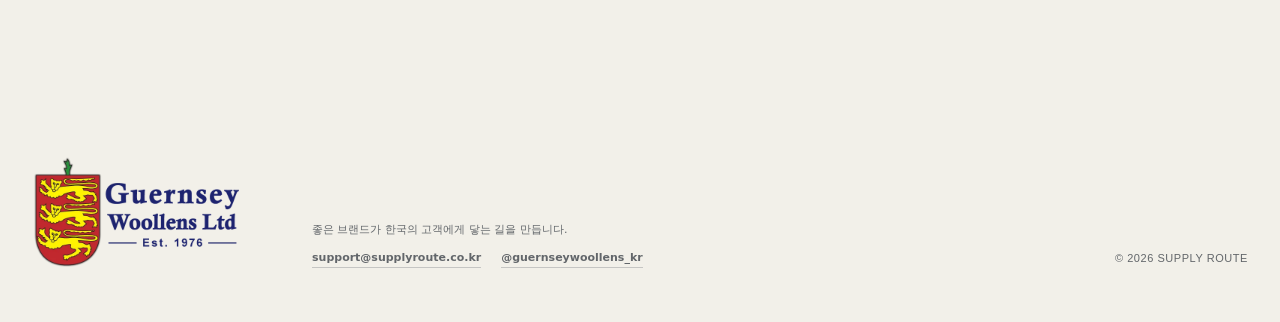
<file: story/supply-route-origin.html>
<!doctype html>
<html lang="ko">
  <head>
    <meta charset="utf-8">
    <meta name="viewport" content="width=device-width, initial-scale=1">
    <title>여기서는 살 수 없어서, 길을 만들기 시작했습니다 | 건지울른스</title>
    <meta name="description" content="도쿄의 오래된 편집숍에서 만난 한 벌의 니트와, 좋은 브랜드가 한국의 고객에게 닿는 길을 만들게 된 서플라이루트의 시작 이야기입니다.">
    <meta name="author" content="박성우BM">
    <meta name="theme-color" content="#101b2b">
    <link rel="canonical" href="https://guernseywoollens-swpark.pages.dev/story/supply-route-origin.html">
    <meta property="og:type" content="article">
    <meta property="og:locale" content="ko_KR">
    <meta property="og:site_name" content="건지울른스">
    <meta property="og:title" content="여기서는 살 수 없어서, 길을 만들기 시작했습니다">
    <meta property="og:description" content="한 벌의 니트에서 시작된 서플라이루트의 이야기를 전합니다.">
    <meta property="og:url" content="https://guernseywoollens-swpark.pages.dev/story/supply-route-origin.html">
    <meta property="og:image" content="https://guernseywoollens-swpark.pages.dev/assets/guernsey-harbour.jpg">
    <link rel="stylesheet" href="../styles.css">
    <link rel="stylesheet" href="../assets/cart.css">
    <script src="../script.js" defer></script>
    <script type="application/ld+json">
      {
        "@context": "https://schema.org",
        "@type": "BlogPosting",
        "headline": "여기서는 살 수 없어서, 길을 만들기 시작했습니다",
        "description": "도쿄의 오래된 편집숍에서 만난 한 벌의 니트와, 좋은 브랜드가 한국의 고객에게 닿는 길을 만들게 된 이야기입니다.",
        "datePublished": "2026-08-29",
        "dateModified": "2026-08-29",
        "author": {"@type": "Person", "name": "박성우BM"},
        "mainEntityOfPage": "https://guernseywoollens-swpark.pages.dev/story/supply-route-origin.html"
      }
    </script>
    <script type="application/ld+json">
      {
        "@context": "https://schema.org",
        "@type": "BreadcrumbList",
        "itemListElement": [
          {"@type": "ListItem", "position": 1, "name": "홈", "item": "https://guernseywoollens-swpark.pages.dev/"},
          {"@type": "ListItem", "position": 2, "name": "이야기", "item": "https://guernseywoollens-swpark.pages.dev/story/"},
          {"@type": "ListItem", "position": 3, "name": "여기서는 살 수 없어서, 길을 만들기 시작했습니다", "item": "https://guernseywoollens-swpark.pages.dev/story/supply-route-origin.html"}
        ]
      }
    </script>
  </head>
  <body class="story-post-page">
    <a class="skip-link" href="#main">본문으로 바로가기</a>
    <header class="site-header" data-header>
      <div class="header-inner">
        <a class="wordmark" href="../index.html" aria-label="건지울른스 홈"><img class="brand-logo" src="../assets/guernsey-logo.png" width="560" height="300" alt=""></a>
        <button class="menu-button" type="button" aria-expanded="false" aria-controls="site-nav" aria-label="메뉴 열기" data-menu-button><span></span><span></span></button>
        <nav class="site-nav" id="site-nav" aria-label="주요 메뉴" data-menu>
          <a href="../index.html">홈</a><a href="../about.html">내 소개</a><a href="../products.html">제품</a>
          <a href="index.html" aria-current="page">이야기</a><a class="nav-contact" href="../contact.html">연락하기</a>
        </nav>
      </div>
    </header>
    <main class="post-shell" id="main">
      <div class="post-top"><a class="rule-link" href="index.html"><span aria-hidden="true">←</span> 이야기 목록</a></div>
      <article class="post-article">
        <header class="post-heading">
          <p class="coordinate">FIELD JOURNAL / ORIGIN</p>
          <time datetime="2026-08-29">2026. 08. 29.</time>
          <h1>여기서는 살 수 없어서, 길을 만들기 시작했습니다</h1>
          <p class="post-author">박성우BM</p>
          <div class="post-tags"><span>서플라이루트</span><span>시작</span></div>
        </header>
        <div class="post-body">
          <p>2019년 겨울, 도쿄의 오래된 편집숍에서 한 벌의 니트를 오래 들여다봤습니다. 화려한 로고도 그 시즌의 유행도 없었지만, 목 뒤에는 손으로 덧댄 바느질 자국이 있었고 소매 끝에는 몇 번이나 다시 짠 흔적이 남아 있었습니다.</p>
          <h2>좋은 물건이 닿는 길</h2>
          <p>그 옷을 한국에 돌아와 몇 년 동안 입었습니다. 사람들이 어디서 샀느냐고 물을 때마다 제가 할 수 있는 말은 “여기서는 못 사요”뿐이었습니다. 좋은 물건이 없는 게 아니라, 그 물건이 여기까지 오는 길이 없었던 겁니다.</p>
          <p>서플라이루트는 보급로라는 뜻입니다. 좋은 브랜드가 한국의 고객에게 닿는 길을 내는 일. 제품을 시장에 맞춰 바꾸기보다 그 물건을 알아볼 사람에게 닿게 하는 것. 우리는 계속 그 길을 내겠습니다.</p>
          <p><a href="../about.html">서플라이루트의 선택 기준과 앞으로의 약속</a>도 이어서 읽어보세요.</p>
        </div>
        <section class="post-sources" aria-labelledby="sources-title">
          <h2 id="sources-title">출처</h2>
          <ol><li>박성우BM 인터뷰, 2026년 8월 29일</li></ol>
        </section>
        <nav class="post-pagination" aria-label="이전 및 다음 글">
          <a href="brand-origin.html"><span class="post-pagination-label">이전 글</span><strong>우리가 이 브랜드를 시작한 이유</strong></a>
          <a href="why-knit-feels-scratchy.html"><span class="post-pagination-label">다음 글</span><strong>니트의 촉감이 까슬거리는 이유는 무엇인가요?</strong></a>
        </nav>
      </article>
    </main>
    <footer class="site-footer">
      <a class="wordmark footer-wordmark" href="../index.html" aria-label="건지울른스 홈"><img class="brand-logo" src="../assets/guernsey-logo.png" width="560" height="300" alt=""></a>
      <div class="footer-copy"><p>좋은 브랜드가 한국의 고객에게 닿는 길을 만듭니다.</p><div class="footer-links"><a href="mailto:support@supplyroute.co.kr" target="_blank" rel="noopener noreferrer">support@supplyroute.co.kr</a><a href="https://www.instagram.com/guernseywoollens_kr/" target="_blank" rel="noopener noreferrer">@guernseywoollens_kr</a></div></div>
      <p class="copyright">© <span data-year>2026</span> SUPPLY ROUTE</p>
    </footer>
    <script src="../assets/cart.js" defer></script>
  </body>
</html>
</file>
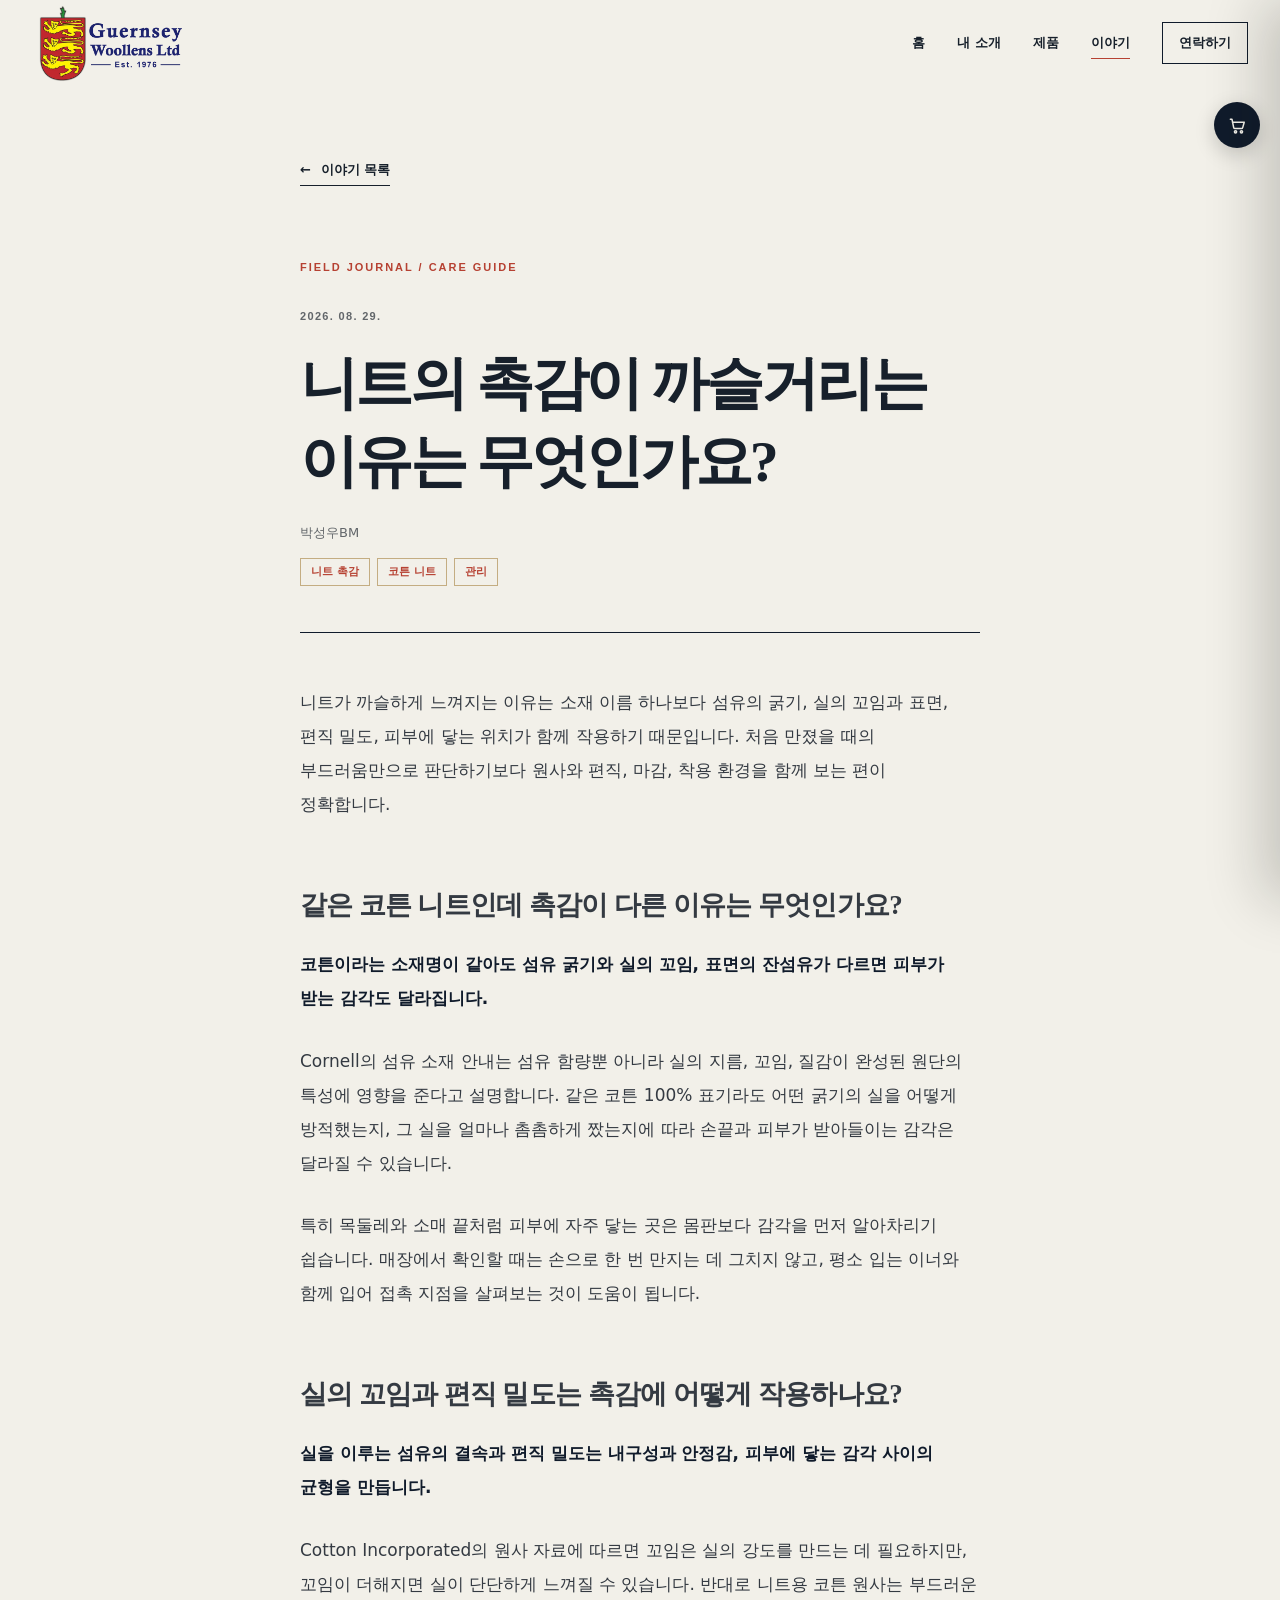
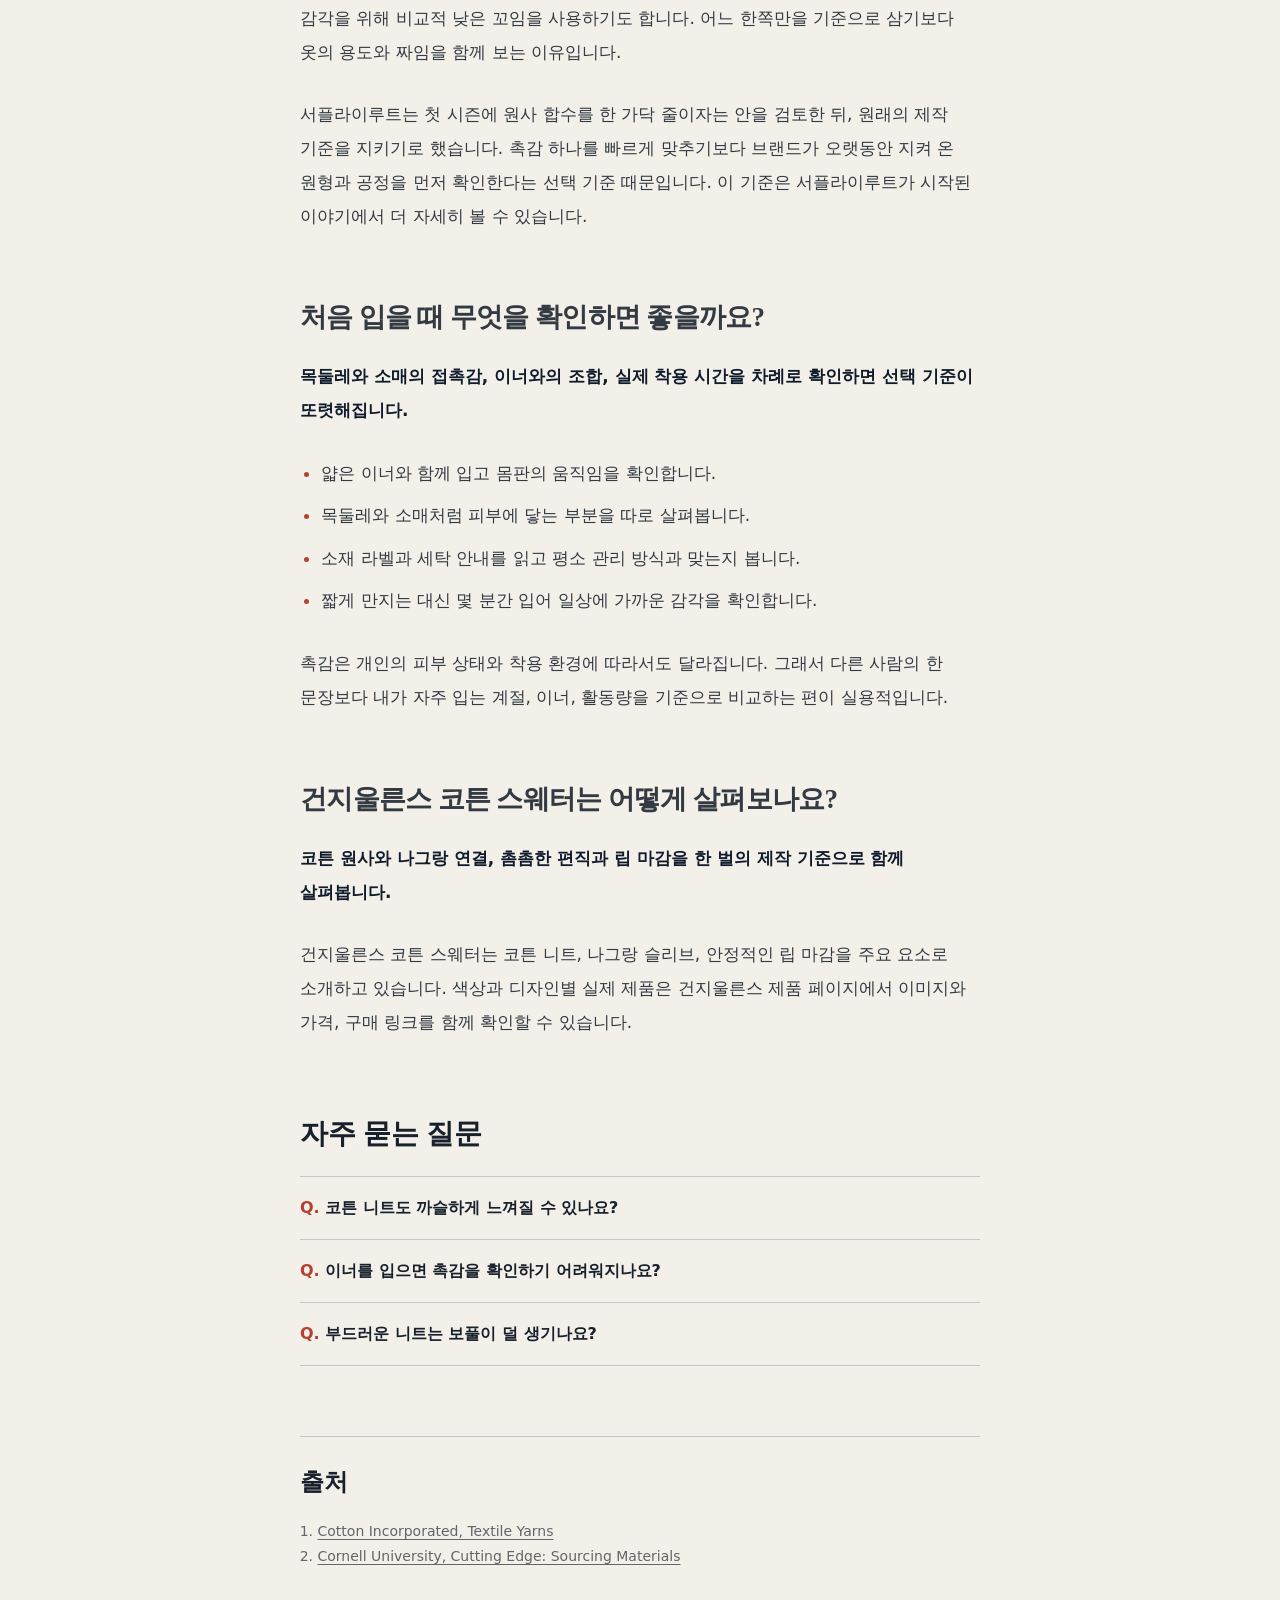
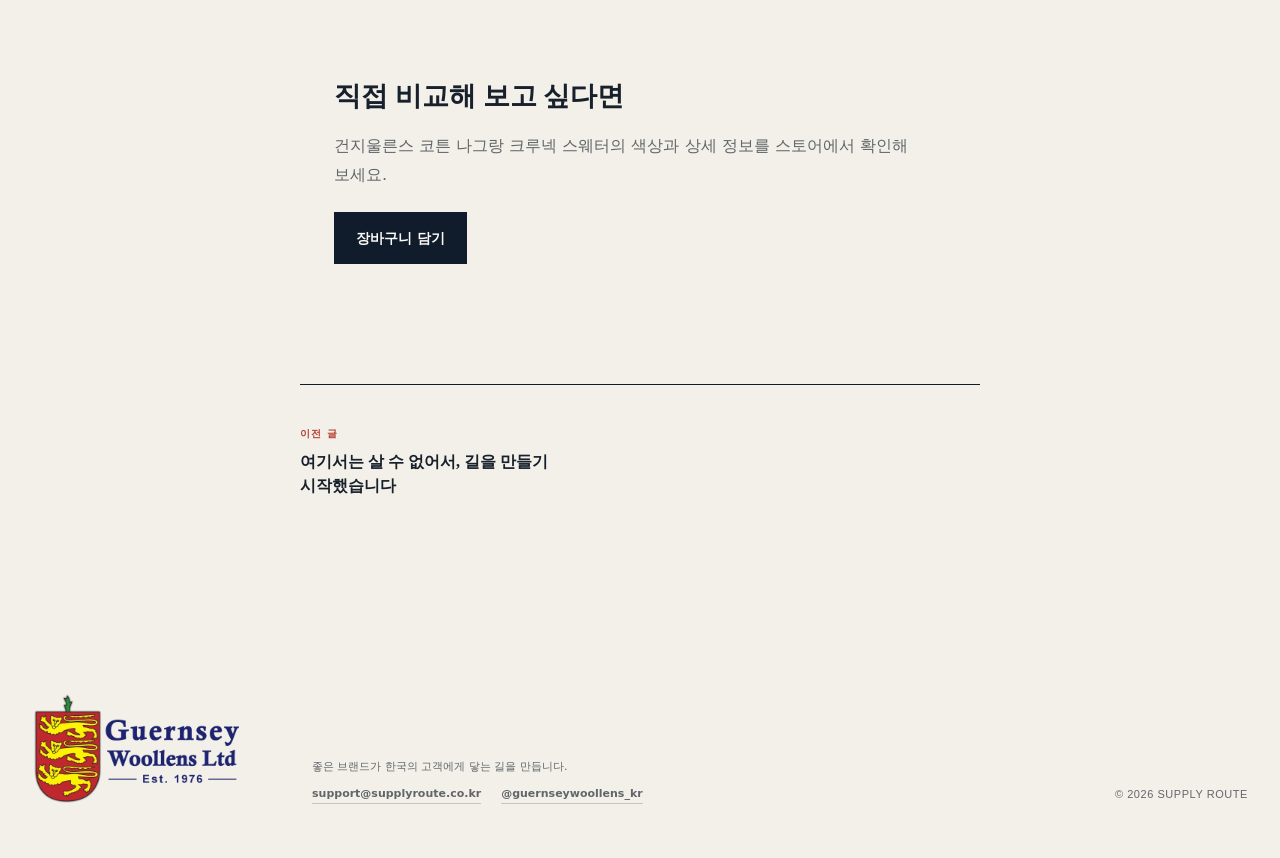
<file: story/why-knit-feels-scratchy.html>
<!doctype html>
<html lang="ko">
  <head>
    <meta charset="utf-8">
    <meta name="viewport" content="width=device-width, initial-scale=1">
    <title>니트의 촉감이 까슬거리는 이유는 무엇인가요? | 건지울른스</title>
    <meta name="description" content="니트의 까슬한 촉감은 소재명 하나가 아니라 섬유 굵기, 실의 꼬임과 표면, 편직 밀도가 함께 만든 결과입니다. 코튼 니트를 고를 때 촉감과 제작 기준을 함께 확인하는 방법을 정리했습니다.">
    <meta name="author" content="박성우BM">
    <meta name="theme-color" content="#101b2b">
    <link rel="canonical" href="https://guernseywoollens-swpark.pages.dev/story/why-knit-feels-scratchy.html">
    <meta property="og:type" content="article">
    <meta property="og:locale" content="ko_KR">
    <meta property="og:site_name" content="건지울른스">
    <meta property="og:title" content="니트의 촉감이 까슬거리는 이유는 무엇인가요?">
    <meta property="og:description" content="섬유 굵기와 실의 꼬임, 편직 밀도를 중심으로 코튼 니트의 촉감을 이해하는 방법을 정리했습니다.">
    <meta property="og:url" content="https://guernseywoollens-swpark.pages.dev/story/why-knit-feels-scratchy.html">
    <meta property="og:image" content="https://guernseywoollens-swpark.pages.dev/assets/guernsey-knit-detail.jpg">
    <link rel="stylesheet" href="../styles.css">
    <link rel="stylesheet" href="../assets/cart.css">
    <script src="../script.js" defer></script>
    <script type="application/ld+json">
      {
        "@context": "https://schema.org",
        "@type": "BlogPosting",
        "headline": "니트의 촉감이 까슬거리는 이유는 무엇인가요?",
        "description": "니트의 까슬한 촉감은 소재명 하나가 아니라 섬유 굵기, 실의 꼬임과 표면, 편직 밀도가 함께 만든 결과입니다.",
        "datePublished": "2026-08-29",
        "dateModified": "2026-08-29",
        "author": {"@type": "Person", "name": "박성우BM"},
        "mainEntityOfPage": "https://guernseywoollens-swpark.pages.dev/story/why-knit-feels-scratchy.html",
        "image": "https://guernseywoollens-swpark.pages.dev/assets/guernsey-knit-detail.jpg",
        "keywords": "니트 촉감, 코튼 니트, 원사 꼬임, 편직 밀도"
      }
    </script>
    <script type="application/ld+json">
      {
        "@context": "https://schema.org",
        "@type": "FAQPage",
        "mainEntity": [
          {
            "@type": "Question",
            "name": "코튼 니트도 까슬하게 느껴질 수 있나요?",
            "acceptedAnswer": {"@type": "Answer", "text": "네. 같은 코튼이라도 섬유 굵기, 실의 꼬임과 표면, 편직 방식, 피부에 닿는 위치에 따라 촉감은 달라질 수 있습니다."}
          },
          {
            "@type": "Question",
            "name": "이너를 입으면 촉감을 확인하기 어려워지나요?",
            "acceptedAnswer": {"@type": "Answer", "text": "얇은 이너와 함께 입어 몸판의 착용감을 보고, 목둘레와 소매처럼 피부에 직접 닿는 곳을 따로 확인하면 일상에 가까운 판단을 할 수 있습니다."}
          },
          {
            "@type": "Question",
            "name": "부드러운 니트는 보풀이 덜 생기나요?",
            "acceptedAnswer": {"@type": "Answer", "text": "부드러움만으로 보풀의 정도를 판단하기는 어렵습니다. 실 표면의 잔섬유, 방적 방식, 꼬임과 마찰 조건을 함께 살펴봐야 합니다."}
          }
        ]
      }
    </script>
    <script type="application/ld+json">
      {
        "@context": "https://schema.org",
        "@type": "BreadcrumbList",
        "itemListElement": [
          {"@type": "ListItem", "position": 1, "name": "홈", "item": "https://guernseywoollens-swpark.pages.dev/"},
          {"@type": "ListItem", "position": 2, "name": "이야기", "item": "https://guernseywoollens-swpark.pages.dev/story/"},
          {"@type": "ListItem", "position": 3, "name": "니트의 촉감이 까슬거리는 이유는 무엇인가요?", "item": "https://guernseywoollens-swpark.pages.dev/story/why-knit-feels-scratchy.html"}
        ]
      }
    </script>
  </head>
  <body class="story-post-page">
    <a class="skip-link" href="#main">본문으로 바로가기</a>
    <header class="site-header" data-header>
      <div class="header-inner">
        <a class="wordmark" href="../index.html" aria-label="건지울른스 홈"><img class="brand-logo" src="../assets/guernsey-logo.png" width="560" height="300" alt=""></a>
        <button class="menu-button" type="button" aria-expanded="false" aria-controls="site-nav" aria-label="메뉴 열기" data-menu-button><span></span><span></span></button>
        <nav class="site-nav" id="site-nav" aria-label="주요 메뉴" data-menu>
          <a href="../index.html">홈</a><a href="../about.html">내 소개</a><a href="../products.html">제품</a>
          <a href="index.html" aria-current="page">이야기</a><a class="nav-contact" href="../contact.html">연락하기</a>
        </nav>
      </div>
    </header>
    <main class="post-shell" id="main">
      <div class="post-top"><a class="rule-link" href="index.html"><span aria-hidden="true">←</span> 이야기 목록</a></div>
      <article class="post-article">
        <header class="post-heading">
          <p class="coordinate">FIELD JOURNAL / CARE GUIDE</p>
          <time datetime="2026-08-29">2026. 08. 29.</time>
          <h1>니트의 촉감이 까슬거리는 이유는 무엇인가요?</h1>
          <p class="post-author">박성우BM</p>
          <div class="post-tags"><span>니트 촉감</span><span>코튼 니트</span><span>관리</span></div>
        </header>
        <div class="post-body">
          <p>니트가 까슬하게 느껴지는 이유는 소재 이름 하나보다 섬유의 굵기, 실의 꼬임과 표면, 편직 밀도, 피부에 닿는 위치가 함께 작용하기 때문입니다. 처음 만졌을 때의 부드러움만으로 판단하기보다 원사와 편직, 마감, 착용 환경을 함께 보는 편이 정확합니다.</p>

          <h2>같은 코튼 니트인데 촉감이 다른 이유는 무엇인가요?</h2>
          <p class="post-key-sentence">코튼이라는 소재명이 같아도 섬유 굵기와 실의 꼬임, 표면의 잔섬유가 다르면 피부가 받는 감각도 달라집니다.</p>
          <p>Cornell의 섬유 소재 안내는 섬유 함량뿐 아니라 실의 지름, 꼬임, 질감이 완성된 원단의 특성에 영향을 준다고 설명합니다. 같은 코튼 100% 표기라도 어떤 굵기의 실을 어떻게 방적했는지, 그 실을 얼마나 촘촘하게 짰는지에 따라 손끝과 피부가 받아들이는 감각은 달라질 수 있습니다.</p>
          <p>특히 목둘레와 소매 끝처럼 피부에 자주 닿는 곳은 몸판보다 감각을 먼저 알아차리기 쉽습니다. 매장에서 확인할 때는 손으로 한 번 만지는 데 그치지 않고, 평소 입는 이너와 함께 입어 접촉 지점을 살펴보는 것이 도움이 됩니다.</p>

          <h2>실의 꼬임과 편직 밀도는 촉감에 어떻게 작용하나요?</h2>
          <p class="post-key-sentence">실을 이루는 섬유의 결속과 편직 밀도는 내구성과 안정감, 피부에 닿는 감각 사이의 균형을 만듭니다.</p>
          <p>Cotton Incorporated의 원사 자료에 따르면 꼬임은 실의 강도를 만드는 데 필요하지만, 꼬임이 더해지면 실이 단단하게 느껴질 수 있습니다. 반대로 니트용 코튼 원사는 부드러운 감각을 위해 비교적 낮은 꼬임을 사용하기도 합니다. 어느 한쪽만을 기준으로 삼기보다 옷의 용도와 짜임을 함께 보는 이유입니다.</p>
          <p>서플라이루트는 첫 시즌에 원사 합수를 한 가닥 줄이자는 안을 검토한 뒤, 원래의 제작 기준을 지키기로 했습니다. 촉감 하나를 빠르게 맞추기보다 브랜드가 오랫동안 지켜 온 원형과 공정을 먼저 확인한다는 선택 기준 때문입니다. 이 기준은 <a href="../about.html">서플라이루트가 시작된 이야기</a>에서 더 자세히 볼 수 있습니다.</p>

          <h2>처음 입을 때 무엇을 확인하면 좋을까요?</h2>
          <p class="post-key-sentence">목둘레와 소매의 접촉감, 이너와의 조합, 실제 착용 시간을 차례로 확인하면 선택 기준이 또렷해집니다.</p>
          <ul>
            <li>얇은 이너와 함께 입고 몸판의 움직임을 확인합니다.</li>
            <li>목둘레와 소매처럼 피부에 닿는 부분을 따로 살펴봅니다.</li>
            <li>소재 라벨과 세탁 안내를 읽고 평소 관리 방식과 맞는지 봅니다.</li>
            <li>짧게 만지는 대신 몇 분간 입어 일상에 가까운 감각을 확인합니다.</li>
          </ul>
          <p>촉감은 개인의 피부 상태와 착용 환경에 따라서도 달라집니다. 그래서 다른 사람의 한 문장보다 내가 자주 입는 계절, 이너, 활동량을 기준으로 비교하는 편이 실용적입니다.</p>

          <h2>건지울른스 코튼 스웨터는 어떻게 살펴보나요?</h2>
          <p class="post-key-sentence">코튼 원사와 나그랑 연결, 촘촘한 편직과 립 마감을 한 벌의 제작 기준으로 함께 살펴봅니다.</p>
          <p>건지울른스 코튼 스웨터는 코튼 니트, 나그랑 슬리브, 안정적인 립 마감을 주요 요소로 소개하고 있습니다. 색상과 디자인별 실제 제품은 <a href="../products.html">건지울른스 제품 페이지</a>에서 이미지와 가격, 구매 링크를 함께 확인할 수 있습니다.</p>
        </div>

        <section class="post-faq" aria-labelledby="faq-title">
          <h2 id="faq-title">자주 묻는 질문</h2>
          <details><summary>코튼 니트도 까슬하게 느껴질 수 있나요?</summary><p>네. 같은 코튼이라도 섬유 굵기, 실의 꼬임과 표면, 편직 방식, 피부에 닿는 위치에 따라 촉감은 달라질 수 있습니다.</p></details>
          <details><summary>이너를 입으면 촉감을 확인하기 어려워지나요?</summary><p>얇은 이너와 함께 입어 몸판의 착용감을 보고, 목둘레와 소매처럼 피부에 직접 닿는 곳을 따로 확인하면 일상에 가까운 판단을 할 수 있습니다.</p></details>
          <details><summary>부드러운 니트는 보풀이 덜 생기나요?</summary><p>부드러움만으로 보풀의 정도를 판단하기는 어렵습니다. 실 표면의 잔섬유, 방적 방식, 꼬임과 마찰 조건을 함께 살펴봐야 합니다.</p></details>
        </section>

        <section class="post-sources" aria-labelledby="sources-title">
          <h2 id="sources-title">출처</h2>
          <ol>
            <li><a href="https://cottonworks.com/wp-content/uploads/2017/11/Textile_Yarns.pdf" target="_blank" rel="noopener noreferrer">Cotton Incorporated, Textile Yarns</a></li>
            <li><a href="https://courses.cit.cornell.edu/cuttingedge/sourcing_matl/10sourcing.html" target="_blank" rel="noopener noreferrer">Cornell University, Cutting Edge: Sourcing Materials</a></li>
          </ol>
        </section>

        <section class="post-cta" aria-labelledby="cta-title">
          <h2 id="cta-title">직접 비교해 보고 싶다면</h2>
          <p>건지울른스 코튼 나그랑 크루넥 스웨터의 색상과 상세 정보를 스토어에서 확인해 보세요.</p>
          <a class="button button-navy" href="https://brand.naver.com/supplyroute/products/10875365708" target="_blank" rel="noopener noreferrer" data-cart-add data-name="건지울른스 코튼 나그랑 크루넥 스웨터 컬렉션" data-price="138000" data-url="https://brand.naver.com/supplyroute/products/10875365708">장바구니 담기</a>
        </section>
        <nav class="post-pagination" aria-label="이전 및 다음 글">
          <a href="supply-route-origin.html"><span class="post-pagination-label">이전 글</span><strong>여기서는 살 수 없어서, 길을 만들기 시작했습니다</strong></a>
          <span></span>
        </nav>
      </article>
    </main>
    <footer class="site-footer">
      <a class="wordmark footer-wordmark" href="../index.html" aria-label="건지울른스 홈"><img class="brand-logo" src="../assets/guernsey-logo.png" width="560" height="300" alt=""></a>
      <div class="footer-copy"><p>좋은 브랜드가 한국의 고객에게 닿는 길을 만듭니다.</p><div class="footer-links"><a href="mailto:support@supplyroute.co.kr" target="_blank" rel="noopener noreferrer">support@supplyroute.co.kr</a><a href="https://www.instagram.com/guernseywoollens_kr/" target="_blank" rel="noopener noreferrer">@guernseywoollens_kr</a></div></div>
      <p class="copyright">© <span data-year>2026</span> SUPPLY ROUTE</p>
    </footer>
    <script src="../assets/cart.js" defer></script>
  </body>
</html>
</file>
<file: styles.css>
:root {
  --navy: #101b2b;
  --navy-soft: #1b2a40;
  --mist: #e7e9e4;
  --canvas: #f2f0e9;
  --rope: #c4ad82;
  --signal: #b64132;
  --signal-dark: #8f3026;
  --ink: #17202b;
  --muted: #62666a;
  --line: rgba(16, 27, 43, 0.2);
  --white: #faf9f5;
  --display: "Noto Serif KR", "Nanum Myeongjo", Batang, Georgia, serif;
  --body: Pretendard, SUIT, "Noto Sans KR", "Apple SD Gothic Neo", system-ui, sans-serif;
  --utility: "Arial Narrow", "Roboto Condensed", Arial, sans-serif;
  --page: min(1240px, calc(100% - 64px));
}

*, *::before, *::after { box-sizing: border-box; }
html {
  scroll-behavior: smooth;
  scrollbar-color: var(--signal) var(--canvas);
  scrollbar-width: thin;
}
body {
  margin: 0;
  overflow-x: hidden;
  background: var(--canvas);
  color: var(--ink);
  font-family: var(--body);
  font-size: 16px;
  line-height: 1.75;
  word-break: keep-all;
  overflow-wrap: break-word;
}
body.menu-open { overflow: hidden; }
body::-webkit-scrollbar { width: 11px; }
body::-webkit-scrollbar-track { background: var(--canvas); }
body::-webkit-scrollbar-thumb { background: var(--signal); border: 3px solid var(--canvas); border-radius: 999px; }
a { color: inherit; text-decoration: none; }
img { display: block; width: 100%; height: auto; }
figure, p, h1, h2, h3, dl { margin-top: 0; }
button { color: inherit; font: inherit; }
button, a { -webkit-tap-highlight-color: transparent; }
section[id] { scroll-margin-top: 88px; }
:focus-visible { outline: 3px solid var(--signal); outline-offset: 4px; }

.skip-link {
  position: fixed; left: 16px; top: 12px; z-index: 100; padding: 9px 15px;
  background: var(--signal); color: var(--white); transform: translateY(-160%); transition: transform 160ms ease;
}
.skip-link:focus { transform: translateY(0); }
.site-header {
  position: sticky; top: 0; z-index: 50; border-bottom: 1px solid transparent;
  background: rgba(242, 240, 233, .92); backdrop-filter: blur(14px); transition: border-color 180ms ease;
}
.site-header.is-scrolled { border-color: var(--line); }
.header-inner { width: var(--page); height: 86px; margin: 0 auto; display: flex; align-items: center; justify-content: space-between; }
.wordmark { display: inline-flex; align-items: center; justify-content: center; flex: none; line-height: 1; }
.brand-logo { display: block; width: 158px; height: auto; max-height: 78px; object-fit: contain; }
.site-nav { display: flex; align-items: center; gap: 32px; font-size: 13px; font-weight: 700; }
.site-nav a { position: relative; padding: 11px 0; }
.site-nav a::after { content: ""; position: absolute; left: 0; right: 100%; bottom: 6px; height: 1px; background: var(--signal); transition: right 180ms ease; }
.site-nav a:hover::after, .site-nav a:focus-visible::after { right: 0; }
.site-nav .nav-contact { padding: 9px 16px; border: 1px solid var(--navy); }
.site-nav .nav-contact::after { display: none; }
.site-nav .nav-contact:hover, .site-nav .nav-contact:focus-visible { background: var(--navy); color: var(--white); }
.site-nav .nav-contact[aria-current="page"] { background: var(--navy); color: var(--white); }
.menu-button { display: none; }

.hero {
  position: relative; min-height: calc(100svh - 86px); overflow: hidden;
  display: grid; grid-template-columns: minmax(0, 46%) minmax(0, 54%); background: var(--canvas);
}
.hero::before {
  content: ""; position: absolute; left: calc(46% - 46px); top: 0; bottom: 0; z-index: 3;
  width: 92px; background: var(--canvas); clip-path: polygon(0 0, 100% 0, 0 100%);
}
.hero-copy {
  position: relative; z-index: 4; align-self: center; max-width: 610px;
  margin-left: max(32px, calc((100vw - 1240px) / 2)); padding: 72px 48px 72px 0;
}
.coordinate { margin-bottom: 24px; font-family: var(--utility); font-size: 11px; font-weight: 800; letter-spacing: .18em; text-transform: uppercase; }
.hero h1 { margin-bottom: 26px; font-family: var(--display); font-size: clamp(50px, 6.1vw, 88px); line-height: 1.14; letter-spacing: -.065em; font-weight: 700; }
.hero h1 em { color: var(--signal); font-style: normal; }
.hero-description { max-width: 560px; margin-bottom: 34px; color: var(--muted); font-size: 17px; line-height: 1.9; }
.hero-actions, .contact-actions { display: flex; align-items: center; gap: 28px; }
.button { display: inline-flex; min-height: 52px; align-items: center; justify-content: center; padding: 12px 22px; font-size: 14px; font-weight: 800; transition: transform 180ms ease, background 180ms ease, box-shadow 180ms ease; }
.button:hover { transform: translateY(-2px); }
.button-signal { background: var(--signal); color: var(--white); box-shadow: 7px 7px 0 var(--navy); }
.button-signal:hover { background: var(--signal-dark); box-shadow: 10px 10px 0 var(--navy); }
.rule-link { display: inline-flex; align-items: center; gap: 10px; padding-bottom: 3px; border-bottom: 1px solid currentColor; font-size: 13px; font-weight: 800; }
.rule-link span { transition: transform 180ms ease; }
.rule-link:hover span { transform: translate(3px, 3px); }
.hero-specs { display: grid; grid-template-columns: repeat(3, 1fr); margin: 52px 0 0; border-top: 1px solid var(--line); }
.hero-specs div { padding: 16px 12px 0 0; }
.hero-specs dt { margin-bottom: 3px; color: var(--signal); font-family: var(--utility); font-size: 9px; font-weight: 800; letter-spacing: .15em; text-transform: uppercase; }
.hero-specs dd { margin: 0; font-family: var(--utility); font-size: 11px; letter-spacing: .05em; text-transform: uppercase; }
.hero-image { position: relative; z-index: 2; height: calc(100svh - 86px); min-height: 690px; margin: 0; overflow: hidden; background: var(--navy); }
.hero-image img,
.hero-image video { width: 100%; height: 100%; object-fit: cover; object-position: center 34%; filter: saturate(.82) contrast(1.04); }
.hero-image video { background: var(--navy); }
.hero-image::after { content: ""; position: absolute; inset: 0; background: linear-gradient(90deg, rgba(16,27,43,.08), transparent 40%); pointer-events: none; }
.hero-image figcaption { position: absolute; left: 30px; right: 30px; bottom: 24px; z-index: 2; display: flex; justify-content: space-between; padding-top: 10px; border-top: 1px solid rgba(255,255,255,.6); color: var(--white); font-family: var(--utility); font-size: 9px; font-weight: 700; letter-spacing: .16em; }
.anchor-stamp { position: absolute; right: 30px; top: 28px; z-index: 2; display: grid; place-items: center; width: 72px; height: 72px; border: 1px solid rgba(255,255,255,.8); border-radius: 50%; color: var(--white); font-size: 30px; }
.hero-ghost { position: absolute; left: -12px; bottom: -68px; z-index: 3; margin: 0; color: transparent; -webkit-text-stroke: 1px rgba(16,27,43,.2); font-family: var(--utility); font-size: clamp(110px, 18vw, 280px); font-weight: 900; letter-spacing: -.06em; line-height: .8; pointer-events: none; }

.signal-strip { display: grid; grid-template-columns: repeat(3, 1fr); background: var(--signal); color: var(--white); }
.signal-strip div { display: flex; align-items: center; gap: 22px; min-height: 88px; padding: 18px 42px; border-right: 1px solid rgba(255,255,255,.35); }
.signal-strip div:last-child { border-right: 0; }
.signal-strip span { font-family: var(--utility); font-size: 10px; font-weight: 800; letter-spacing: .15em; }
.signal-strip p { margin: 0; font-size: 14px; font-weight: 700; }
.section { width: var(--page); margin: 0 auto; padding: 140px 0; }
.section-label { display: flex; justify-content: space-between; margin-bottom: 64px; padding-bottom: 12px; border-bottom: 1px solid var(--navy); font-family: var(--utility); font-size: 10px; font-weight: 800; letter-spacing: .16em; }
.heritage-grid { display: grid; grid-template-columns: 1.05fr .95fr; gap: 10vw; align-items: start; }
.kicker { margin-bottom: 18px; color: var(--signal); font-family: var(--utility); font-size: 12px; font-weight: 800; letter-spacing: .09em; text-transform: uppercase; }
.heritage h2, .construction h2 { margin-bottom: 0; font-family: var(--display); font-size: clamp(42px, 5.4vw, 72px); line-height: 1.25; letter-spacing: -.055em; }
.heritage-copy .lead { margin-bottom: 24px; font-family: var(--display); font-size: 23px; line-height: 1.75; letter-spacing: -.025em; }
.heritage-copy > p:not(.lead) { color: var(--muted); }
.heritage-copy .rule-link { margin-top: 18px; }
.heritage-photo { position: relative; width: 76%; margin: 90px 0 0 auto; }
.heritage-photo::before { content: ""; position: absolute; left: -56px; top: -56px; width: 155px; height: 155px; border: 1px solid var(--signal); border-radius: 50%; }
.heritage-photo img { position: relative; aspect-ratio: 4 / 3; object-fit: cover; object-position: center 58%; filter: saturate(.78) contrast(1.05); }
.heritage-photo figcaption { position: absolute; left: -42px; top: 50%; padding: 8px 12px; background: var(--canvas); font-family: var(--utility); font-size: 9px; font-weight: 800; letter-spacing: .17em; transform: rotate(-90deg) translateX(-50%); transform-origin: left top; }

.product-feature { display: grid; grid-template-columns: 1fr 1fr; background: var(--mist); }
.product-visual { position: relative; min-height: 780px; padding: 70px; display: grid; place-items: center; background: #e5e5e2; overflow: hidden; }
.product-visual::after { content: ""; position: absolute; inset: 34px; border: 1px solid rgba(16,27,43,.18); border-radius: 50%; }
.product-visual img { position: relative; z-index: 2; width: min(570px, 86%); max-height: 690px; object-fit: contain; mix-blend-mode: multiply; }
.product-index { position: absolute; left: 32px; top: 28px; z-index: 3; font-family: var(--utility); font-size: 10px; font-weight: 800; letter-spacing: .18em; }
.product-content { display: flex; flex-direction: column; justify-content: center; padding: 100px clamp(48px, 7vw, 112px); background: var(--rope); }
.product-content h2 { margin-bottom: 10px; font-family: var(--display); font-size: clamp(44px, 5.3vw, 74px); line-height: 1.2; letter-spacing: -.055em; }
.product-name-en { margin-bottom: 30px; color: rgba(23,32,43,.64); font-family: var(--utility); font-size: 12px; font-weight: 800; letter-spacing: .1em; text-transform: uppercase; }
.product-description { max-width: 590px; margin-bottom: 36px; font-size: 17px; line-height: 1.9; }
.product-spec-table { margin: 0; border-top: 1px solid rgba(16,27,43,.35); }
.product-spec-table div { display: grid; grid-template-columns: 110px 1fr; padding: 13px 0; border-bottom: 1px solid rgba(16,27,43,.35); }
.product-spec-table dt { font-size: 12px; font-weight: 800; }
.product-spec-table dd { margin: 0; font-size: 13px; }
.product-actions { display: flex; align-items: center; gap: 24px; margin-top: 34px; }
.button-navy { background: var(--navy); color: var(--white); }
.button-navy:hover { background: var(--signal); }
.product-actions p { margin: 0; color: rgba(23,32,43,.65); font-size: 11px; line-height: 1.55; }

.construction-heading { max-width: 850px; margin-bottom: 70px; }
.construction-heading > p { max-width: 480px; margin: 24px 0 0 auto; color: var(--muted); text-align: right; }
.detail-grid { display: grid; grid-template-columns: 1.2fr .8fr .8fr; gap: 18px; align-items: start; }
.detail-card { min-width: 0; }
.detail-card > img, .anchor-panel { width: 100%; aspect-ratio: .82; object-fit: cover; background: var(--navy); }
.detail-main > img { object-position: 52% 18%; }
.detail-texture { margin-top: 90px; }
.detail-texture > img { object-position: center; }
.detail-anchor { margin-top: 190px; }
.anchor-panel { position: relative; overflow: hidden; display: grid; place-items: center; background: var(--signal); color: var(--white); }
.anchor-panel > span { position: relative; z-index: 2; font-size: clamp(72px, 9vw, 120px); }
.anchor-panel svg { position: absolute; inset: 0; width: 100%; height: 100%; }
.anchor-panel path { stroke: rgba(255,255,255,.5); stroke-width: 2; stroke-dasharray: 7 10; }
.detail-card > div:last-child { padding: 18px 2px 0; }
.detail-card div > span { color: var(--signal); font-family: var(--utility); font-size: 9px; font-weight: 800; letter-spacing: .16em; }
.detail-card h3 { margin: 5px 0 4px; font-family: var(--display); font-size: 23px; letter-spacing: -.035em; }
.detail-card p { margin-bottom: 0; color: var(--muted); font-size: 13px; }

.journal { display: grid; grid-template-columns: .8fr 1.2fr; gap: 9vw; padding: 128px max(32px, calc((100vw - 1240px) / 2)); background: var(--navy); color: var(--white); }
.journal-heading { position: sticky; top: 130px; align-self: start; }
.journal-heading .coordinate { color: var(--rope); }
.journal-heading h2 { margin-bottom: 24px; font-family: var(--display); font-size: clamp(40px, 5vw, 68px); line-height: 1.2; letter-spacing: -.05em; }
.journal-heading > p:last-child { max-width: 360px; color: rgba(255,255,255,.62); }
.journal-list { border-top: 1px solid rgba(255,255,255,.55); }
.journal-list article { padding: 38px 0; border-bottom: 1px solid rgba(255,255,255,.3); }
.journal-list article > p { margin-bottom: 10px; color: var(--rope); font-family: var(--utility); font-size: 9px; font-weight: 800; letter-spacing: .13em; text-transform: uppercase; }
.journal-list h3 { margin-bottom: 20px; font-family: var(--display); font-size: 27px; letter-spacing: -.035em; }
.journal-list a { display: inline-flex; gap: 8px; font-size: 12px; font-weight: 800; }
.journal-list a span { color: var(--signal); transition: transform 180ms ease; }
.journal-list a:hover span { transform: translate(3px, -3px); }
.journal-summary { margin: -8px 0 18px; color: rgba(255,255,255,.62); font-size: 14px; line-height: 1.8; }
.home-stories-loading { padding: 40px 0; color: rgba(255,255,255,.62); }
.journal-more { grid-column: 2; justify-self: start; margin-top: -4vw; }

.contact { position: relative; overflow: hidden; min-height: 620px; display: grid; place-items: center; padding: 100px 32px; background: var(--signal); color: var(--white); text-align: center; }
.contact::before, .contact::after { content: ""; position: absolute; width: 45vw; height: 1px; background: rgba(255,255,255,.4); }
.contact::before { left: -8vw; top: 14%; transform: rotate(28deg); }
.contact::after { right: -8vw; bottom: 14%; transform: rotate(-28deg); }
.contact-mark { position: absolute; color: transparent; -webkit-text-stroke: 1px rgba(255,255,255,.24); font-family: var(--utility); font-size: min(34vw, 490px); font-weight: 900; letter-spacing: -.08em; line-height: 1; }
.contact-inner { position: relative; z-index: 2; }
.contact h2 { margin-bottom: 22px; font-family: var(--display); font-size: clamp(43px, 5.8vw, 76px); line-height: 1.2; letter-spacing: -.055em; }
.contact-inner > p:not(.coordinate) { color: rgba(255,255,255,.8); }
.contact-actions { justify-content: center; margin-top: 36px; }
.button-light { background: var(--white); color: var(--navy); box-shadow: 7px 7px 0 var(--navy); }
.button-light:hover { box-shadow: 10px 10px 0 var(--navy); }
.rule-link-light { border-color: rgba(255,255,255,.85); }

.site-footer { width: var(--page); margin: 0 auto; padding: 54px 0; display: grid; grid-template-columns: auto 1fr auto; align-items: end; gap: 70px; }
.footer-wordmark { align-items: flex-start; }
.footer-wordmark .brand-logo { width: 210px; max-height: none; }
.footer-copy p, .copyright { margin: 0; color: var(--muted); font-size: 11px; }
.footer-links { display: flex; flex-wrap: wrap; gap: 8px 20px; margin-top: 8px; }
.footer-links a { color: var(--muted); border-bottom: 1px solid var(--line); font-size: 11px; font-weight: 700; transition: color 180ms ease, border-color 180ms ease; }
.footer-links a:hover, .footer-links a:focus-visible { color: var(--signal); border-color: var(--signal); }
.copyright { font-family: var(--utility); letter-spacing: .05em; white-space: nowrap; }

/* About / founder story */
.site-nav [aria-current="page"]::after { right: 0; }
.story-hero { min-height: calc(100svh - 86px); display: grid; grid-template-columns: 1.05fr .95fr; background: var(--navy); color: var(--white); }
.story-hero-copy { align-self: center; max-width: 760px; padding: 90px 7vw 90px max(32px, calc((100vw - 1240px) / 2)); }
.story-hero-copy .coordinate { color: var(--rope); }
.story-hero h1 { margin-bottom: 34px; font-family: var(--display); font-size: clamp(50px, 6.3vw, 92px); font-weight: 700; line-height: 1.17; letter-spacing: -.065em; }
.story-hero h1 em { color: var(--rope); font-style: normal; }
.story-hero-copy > p:not(.coordinate) { max-width: 570px; color: rgba(255,255,255,.68); font-size: 17px; }
.story-scroll { display: inline-flex; gap: 12px; margin-top: 26px; padding-bottom: 4px; border-bottom: 1px solid var(--rope); color: var(--rope); font-size: 13px; font-weight: 800; }
.story-portrait { position: relative; min-height: 690px; margin: 0; overflow: hidden; }
.story-portrait img { width: 100%; height: 100%; object-fit: cover; object-position: center 55%; filter: saturate(.72) contrast(1.05); }
.story-portrait::after { content: ""; position: absolute; inset: 0; background: linear-gradient(90deg, rgba(16,27,43,.35), transparent 38%); }
.story-portrait figcaption { position: absolute; z-index: 2; inset: auto 24px 22px; display: flex; justify-content: space-between; padding-top: 10px; border-top: 1px solid rgba(255,255,255,.6); font-family: var(--utility); font-size: 8px; font-weight: 800; letter-spacing: .14em; }
.story-body { width: var(--page); margin: 0 auto; padding: 140px 0; display: grid; grid-template-columns: .48fr 1fr; gap: 10vw; }
.story-aside { padding-top: 12px; border-top: 1px solid var(--navy); }
.story-aside .coordinate { color: var(--signal); }
.story-aside > p:last-child { font-family: var(--display); font-size: 18px; line-height: 1.65; }
.story-prose { max-width: 720px; }
.story-prose h2 { margin-bottom: 24px; font-family: var(--display); font-size: clamp(42px, 5.2vw, 70px); line-height: 1.25; letter-spacing: -.055em; }
.story-prose .story-lead { color: var(--signal); font-family: var(--display); font-size: 24px; font-weight: 700; }
.story-prose > p:not(.story-lead) { margin-bottom: 24px; color: #43484e; font-size: 17px; line-height: 2; }
.story-quote { margin: 0; padding: 120px max(32px, calc((100vw - 1120px) / 2)); background: var(--rope); text-align: center; }
.story-quote p { margin-bottom: 22px; font-family: var(--display); font-size: clamp(36px, 5.1vw, 68px); font-weight: 700; line-height: 1.4; letter-spacing: -.05em; }
.story-quote cite { font-family: var(--utility); font-size: 10px; font-style: normal; font-weight: 800; letter-spacing: .14em; text-transform: uppercase; }
.story-chapter { position: relative; overflow: hidden; padding: 140px max(32px, calc((100vw - 1240px) / 2)); display: grid; grid-template-columns: .9fr 1fr; gap: 9vw; }
.story-chapter-dark { background: var(--navy); color: var(--white); }
.chapter-number { position: absolute; right: -30px; bottom: -100px; color: transparent; -webkit-text-stroke: 1px rgba(255,255,255,.13); font-family: var(--display); font-size: min(29vw, 430px); line-height: 1; }
.chapter-heading, .chapter-copy { position: relative; z-index: 2; }
.chapter-heading .coordinate { color: var(--rope); }
.chapter-heading h2 { font-family: var(--display); font-size: clamp(42px, 5vw, 68px); line-height: 1.3; letter-spacing: -.055em; }
.chapter-copy { padding-top: 48px; }
.chapter-copy p { margin-bottom: 27px; color: rgba(255,255,255,.7); font-size: 16px; line-height: 2; }
.chapter-copy p:last-child { color: var(--white); font-family: var(--display); font-size: 20px; }
.customer-story { width: var(--page); margin: 0 auto; padding: 140px 0; display: grid; grid-template-columns: .9fr 1.1fr; gap: 9vw; align-items: center; }
.customer-image { position: relative; }
.customer-image img { aspect-ratio: .86; object-fit: cover; filter: saturate(.75); }
.customer-image span { position: absolute; left: -18px; bottom: 26px; padding: 7px 12px; background: var(--signal); color: var(--white); font-family: var(--utility); font-size: 9px; font-weight: 800; letter-spacing: .16em; }
.customer-story article { max-width: 630px; }
.customer-story article .coordinate { color: var(--signal); }
.customer-story h2 { margin-bottom: 34px; font-family: var(--display); font-size: clamp(42px, 5vw, 66px); line-height: 1.28; letter-spacing: -.055em; }
.customer-story article > p:not(.coordinate) { color: var(--muted); line-height: 2; }
.customer-story .customer-words { margin: 32px 0; padding: 25px 0; border-block: 1px solid var(--navy); color: var(--navy); font-family: var(--display); font-size: 23px; font-weight: 700; }
.route-timeline { width: var(--page); margin: 0 auto; padding: 50px 0 150px; }
.timeline-heading { display: grid; grid-template-columns: .55fr 1fr; align-items: end; margin-bottom: 60px; }
.timeline-heading .coordinate { color: var(--signal); }
.timeline-heading h2 { margin: 0; font-family: var(--display); font-size: clamp(42px, 5vw, 68px); letter-spacing: -.055em; }
.timeline-list { margin: 0; padding: 0; list-style: none; border-top: 1px solid var(--navy); }
.timeline-list li { display: grid; grid-template-columns: .55fr 1fr; padding: 34px 0; border-bottom: 1px solid var(--line); }
.timeline-list time { color: var(--signal); font-family: var(--utility); font-size: 13px; font-weight: 800; letter-spacing: .12em; text-transform: uppercase; }
.timeline-list h3 { margin-bottom: 8px; font-family: var(--display); font-size: 26px; }
.timeline-list p { max-width: 660px; margin: 0; color: var(--muted); }
.story-promise { min-height: 680px; display: grid; justify-items: center; align-content: center; padding: 110px 32px; background: var(--signal); color: var(--white); text-align: center; }
.story-promise .coordinate { color: rgba(255,255,255,.7); }
.story-promise h2 { margin-bottom: 28px; font-family: var(--display); font-size: clamp(44px, 6vw, 80px); line-height: 1.3; letter-spacing: -.06em; }
.story-promise h2 em { color: var(--navy); font-style: normal; }
.story-promise > p:not(.coordinate) { margin-bottom: 38px; color: rgba(255,255,255,.8); font-size: 17px; }

/* Product catalogue */
.featured-products { padding-top: 130px; }
.catalog-heading { display: flex; align-items: end; justify-content: space-between; gap: 50px; margin-bottom: 60px; }
.catalog-heading .coordinate { color: var(--signal); }
.catalog-heading h2 { margin: 0; font-family: var(--display); font-size: clamp(42px, 5vw, 68px); line-height: 1.25; letter-spacing: -.055em; }
.product-card-grid { display: grid; grid-template-columns: repeat(3, minmax(0, 1fr)); gap: 54px 20px; }
.product-card { min-width: 0; border-top: 1px solid var(--navy); }
.product-card-image { display: block; position: relative; overflow: hidden; aspect-ratio: 1 / 1.08; background: var(--mist); }
.product-card-image::after { content: "↗"; position: absolute; right: 14px; top: 14px; display: grid; place-items: center; width: 38px; height: 38px; background: var(--navy); color: var(--white); font-family: var(--utility); font-size: 14px; opacity: 0; transform: translateY(5px); transition: opacity 180ms ease, transform 180ms ease; }
.product-card-image:hover::after, .product-card-image:focus-visible::after { opacity: 1; transform: none; }
.product-card-image img { width: 100%; height: 100%; object-fit: cover; transition: transform 420ms cubic-bezier(.2,.7,.2,1); }
.product-card-image:hover img { transform: scale(1.025); }
.product-card-content { padding-top: 18px; }
.product-card-label { margin-bottom: 8px; color: var(--signal); font-family: var(--utility); font-size: 9px; font-weight: 800; letter-spacing: .14em; }
.product-card h3 { min-height: 3.5em; margin-bottom: 18px; font-family: var(--display); font-size: 19px; line-height: 1.6; letter-spacing: -.025em; }
.product-card-footer { display: flex; align-items: center; justify-content: space-between; gap: 16px; padding-top: 14px; border-top: 1px solid var(--line); }
.product-card-price { margin: 0; font-family: var(--utility); font-size: 15px; font-weight: 800; letter-spacing: .02em; }
.product-buy-link { display: inline-flex; align-items: center; min-height: 42px; padding: 8px 15px; background: var(--navy); color: var(--white); font-size: 12px; font-weight: 800; transition: background 180ms ease, transform 180ms ease; }
.product-buy-link:hover { background: var(--signal); transform: translateY(-2px); }
.product-detail-link { display: inline-block; margin: -2px 0 16px; padding-bottom: 2px; border-bottom: 1px solid currentColor; font-size: 11px; font-weight: 700; }
.product-detail-link:hover, .product-detail-link:focus-visible { color: var(--signal); }
.products-loading, .products-error { grid-column: 1 / -1; margin: 0; padding: 48px 0; border-block: 1px solid var(--line); color: var(--muted); text-align: center; }
.catalog-hero { min-height: 550px; padding: 120px max(32px, calc((100vw - 1240px) / 2)); display: grid; grid-template-columns: 1.15fr .85fr; gap: 10vw; align-items: end; background: var(--navy); color: var(--white); }
.catalog-hero .coordinate { color: var(--rope); }
.catalog-hero h1 { margin: 0; font-family: var(--display); font-size: clamp(54px, 7vw, 98px); line-height: 1.16; letter-spacing: -.065em; }
.catalog-hero h1 em { color: var(--rope); font-style: normal; }
.catalog-intro { align-self: end; padding-bottom: 12px; border-bottom: 1px solid rgba(255,255,255,.45); }
.catalog-intro > p:first-child { max-width: 450px; color: rgba(255,255,255,.72); font-size: 17px; line-height: 1.9; }
.catalog-source { margin-bottom: 12px; color: var(--rope); font-family: var(--utility); font-size: 10px; font-weight: 800; letter-spacing: .12em; }
.catalog-section { width: var(--page); margin: 0 auto; padding: 110px 0 150px; }
.catalog-toolbar { display: flex; align-items: end; justify-content: space-between; margin-bottom: 54px; padding-bottom: 14px; border-bottom: 1px solid var(--navy); }
.catalog-toolbar h2 { margin: 0; font-family: var(--display); font-size: 35px; }
.catalog-toolbar p { margin: 0; color: var(--signal); font-family: var(--utility); font-size: 10px; font-weight: 800; letter-spacing: .15em; }
.catalog-toolbar strong { font-size: 19px; }
.catalog-note { display: grid; grid-template-columns: .5fr 1fr; gap: 8vw; padding: 64px max(32px, calc((100vw - 1240px) / 2)); background: var(--rope); }
.catalog-note .coordinate { margin: 0; }
.catalog-note > p:last-child { max-width: 620px; margin: 0; }

/* Story / blog */
.visually-hidden { position: absolute !important; width: 1px; height: 1px; padding: 0; margin: -1px; overflow: hidden; clip: rect(0,0,0,0); white-space: nowrap; border: 0; }
.blog-hero { min-height: 560px; padding: 120px max(32px, calc((100vw - 1240px) / 2)); display: grid; grid-template-columns: 1.15fr .85fr; gap: 10vw; align-items: end; background: var(--navy); color: var(--white); }
.blog-hero .coordinate { color: var(--rope); }
.blog-hero h1 { margin: 0; font-family: var(--display); font-size: clamp(54px, 7vw, 96px); line-height: 1.18; letter-spacing: -.065em; }
.blog-hero h1 em { color: var(--rope); font-style: normal; }
.blog-hero-note { align-self: end; padding: 0 0 14px; border-bottom: 1px solid rgba(255,255,255,.45); }
.blog-hero-note > p { max-width: 460px; color: rgba(255,255,255,.72); font-size: 17px; line-height: 1.9; }
.blog-hero-note .rule-link { margin-top: 18px; }
.blog-list-section { width: var(--page); margin: 0 auto; padding: 110px 0 150px; }
.blog-list { margin: 0; padding: 0; list-style: none; border-top: 1px solid var(--navy); }
.blog-list-item { border-bottom: 1px solid var(--line); }
.blog-list-item > a { display: grid; grid-template-columns: 90px 1fr 48px; gap: 24px; align-items: center; padding: 42px 4px; transition: background 180ms ease, padding 180ms ease; }
.blog-list-item > a:hover { padding-inline: 18px; background: rgba(16,27,43,.035); }
.blog-list-number { align-self: start; color: var(--signal); font-family: var(--utility); font-size: 11px; font-weight: 800; letter-spacing: .14em; }
.blog-list-content time { color: var(--muted); font-family: var(--utility); font-size: 10px; font-weight: 800; letter-spacing: .12em; }
.blog-list-content h2 { margin: 8px 0 10px; font-family: var(--display); font-size: clamp(25px, 3vw, 36px); line-height: 1.45; letter-spacing: -.035em; }
.blog-list-content p { max-width: 680px; margin: 0; color: var(--muted); }
.blog-list-arrow { display: grid; place-items: center; width: 44px; height: 44px; border: 1px solid var(--navy); font-family: var(--utility); transition: background 180ms ease, color 180ms ease; }
.blog-list-item > a:hover .blog-list-arrow { background: var(--signal); border-color: var(--signal); color: var(--white); }
.blog-loading { padding: 70px 0; color: var(--muted); text-align: center; }
.post-shell { width: min(680px, calc(100% - 48px)); min-height: 70vh; margin: 0 auto; padding: 68px 0 120px; }
.post-top { margin-bottom: 72px; }
.post-heading { padding-bottom: 46px; border-bottom: 1px solid var(--navy); }
.post-heading .coordinate { color: var(--signal); }
.post-heading time { color: var(--muted); font-family: var(--utility); font-size: 11px; font-weight: 800; letter-spacing: .12em; }
.post-heading h1 { margin: 16px 0 20px; font-family: var(--display); font-size: clamp(38px, 6vw, 58px); line-height: 1.35; letter-spacing: -.055em; }
.post-author { margin-bottom: 14px; color: var(--muted); font-size: 13px; }
.post-tags { display: flex; flex-wrap: wrap; gap: 7px; }
.post-tags span { padding: 3px 10px; border: 1px solid var(--rope); color: var(--signal); font-size: 11px; font-weight: 700; }
.post-body { padding-top: 52px; color: #343a42; font-size: 17px; line-height: 2; }
.post-body p { margin-bottom: 1.65em; }
.post-body h2 { margin: 2.4em 0 .8em; font-family: var(--display); font-size: 27px; line-height: 1.5; letter-spacing: -.025em; }
.post-body ul { margin: 0 0 1.7em 1.25em; padding: 0; }
.post-body li { margin-bottom: .5em; }
.post-body li::marker { color: var(--signal); }
.post-faq { margin-top: 70px; }
.post-faq h2 { margin-bottom: 18px; font-family: var(--display); font-size: 28px; }
.post-faq details { padding: 17px 0; border-top: 1px solid var(--line); }
.post-faq details:last-child { border-bottom: 1px solid var(--line); }
.post-faq summary { cursor: pointer; font-weight: 800; list-style: none; }
.post-faq summary::-webkit-details-marker { display: none; }
.post-faq summary::before { content: "Q. "; color: var(--signal); }
.post-faq details p { margin: 12px 0 0; color: var(--muted); }
.post-key-sentence { color: var(--navy); font-weight: 800; }
.post-sources { margin-top: 70px; padding-top: 24px; border-top: 1px solid var(--line); }
.post-sources h2 { margin-bottom: 16px; font-family: var(--display); font-size: 24px; }
.post-sources ol { margin: 0; padding-left: 1.25em; color: var(--muted); font-size: 14px; line-height: 1.8; }
.post-sources a { text-decoration: underline; text-underline-offset: 3px; }
.post-cta { margin-top: 70px; padding: 34px; background: var(--sand); }
.post-cta h2 { margin: 0 0 12px; font-family: var(--display); font-size: 27px; }
.post-cta p { margin: 0 0 22px; color: var(--muted); line-height: 1.8; }
.post-pagination { display: grid; grid-template-columns: 1fr 1fr; gap: 20px; margin-top: 86px; padding-top: 20px; border-top: 1px solid var(--navy); }
.post-pagination a { min-width: 0; padding: 20px 0; }
.post-pagination a:last-child { text-align: right; }
.post-pagination-label { display: block; margin-bottom: 7px; color: var(--signal); font-family: var(--utility); font-size: 10px; font-weight: 800; letter-spacing: .14em; }
.post-pagination strong { display: -webkit-box; overflow: hidden; font-family: var(--display); font-size: 16px; line-height: 1.5; -webkit-box-orient: vertical; -webkit-line-clamp: 2; }
.post-not-found { padding: 100px 0; text-align: center; }
.post-not-found h1 { font-family: var(--display); font-size: 34px; }
.post-not-found p { margin-bottom: 28px; color: var(--muted); }

/* Contact page */
.contact-page-hero { min-height: 590px; padding: 120px max(32px, calc((100vw - 1240px) / 2)); display: grid; grid-template-columns: 1.2fr .8fr; gap: 10vw; align-items: end; background: var(--navy); color: var(--white); }
.contact-page-hero .coordinate { color: var(--rope); }
.contact-page-hero h1 { margin: 0; font-family: var(--display); font-size: clamp(52px, 6.7vw, 94px); line-height: 1.18; letter-spacing: -.065em; }
.contact-page-hero h1 em { color: var(--rope); font-style: normal; }
.contact-page-hero > p { align-self: end; max-width: 480px; margin-bottom: 12px; padding-bottom: 18px; border-bottom: 1px solid rgba(255,255,255,.45); color: rgba(255,255,255,.72); font-size: 17px; line-height: 1.9; }
.contact-channels { width: var(--page); margin: 0 auto; padding: 110px 0 150px; }
.contact-channel-list { border-top: 1px solid var(--navy); }
.contact-channel { display: grid; grid-template-columns: 190px minmax(0,1fr) auto; gap: 28px; align-items: center; min-height: 150px; padding: 28px 4px; border-bottom: 1px solid var(--line); transition: padding 180ms ease, background 180ms ease, color 180ms ease; }
.contact-channel:hover, .contact-channel:focus-visible { padding-inline: 24px; background: var(--signal); color: var(--white); }
.contact-channel > span { color: var(--signal); font-family: var(--utility); font-size: 10px; font-weight: 800; letter-spacing: .16em; }
.contact-channel:hover > span, .contact-channel:focus-visible > span { color: var(--white); }
.contact-channel strong { min-width: 0; font-family: var(--display); font-size: clamp(25px, 3.5vw, 44px); line-height: 1.35; letter-spacing: -.04em; overflow-wrap: anywhere; }
.contact-channel small { font-size: 11px; font-weight: 800; white-space: nowrap; }
.contact-page-note { min-height: 420px; display: grid; place-content: center; padding: 90px 24px; background: var(--rope); text-align: center; }
.contact-page-note .coordinate { color: var(--signal); }
.contact-page-note > p:last-child { max-width: 760px; margin: 0; font-family: var(--display); font-size: clamp(30px, 4.5vw, 54px); font-weight: 700; line-height: 1.5; letter-spacing: -.04em; }

/* Product detail — image-led commerce */
.product-detail-page {
  --canvas: #f3efe4;
  --navy: #17382f;
  --navy-soft: #17382f;
  --mist: #f3efe4;
  --white: #f3efe4;
  --ink: #17382f;
  --muted: rgba(23, 56, 47, .66);
  --line: rgba(23, 56, 47, .24);
  --signal: #a7653f;
  --signal-dark: #a7653f;
  --rope: #a7653f;
  background: var(--canvas);
  color: var(--navy);
}
.product-detail-page .detail-site-header { border-bottom-color: var(--line); background: rgba(243, 239, 228, .96); backdrop-filter: blur(12px); }
.product-detail-page .header-inner { width: calc(100% - 48px); max-width: none; height: 64px; }
.product-detail-page .wordmark { align-items: flex-start; }
.product-detail-page .brand-logo { width: 142px; max-height: 68px; }
.product-detail-page .site-nav { gap: 28px; font-size: 12px; font-weight: 500; }
.product-detail-page .site-nav .nav-contact { border: 0; padding-inline: 0; }
.product-detail-page .site-nav .nav-contact:hover,
.product-detail-page .site-nav .nav-contact:focus-visible { background: transparent; color: var(--signal); }
.detail-selvedge {
  position: fixed;
  left: 6px;
  top: 50%;
  z-index: 20;
  color: var(--signal);
  font-family: var(--utility);
  font-size: 8px;
  font-weight: 700;
  letter-spacing: .18em;
  writing-mode: vertical-rl;
  transform: translateY(-50%) rotate(180deg);
  pointer-events: none;
}
.detail-breadcrumb {
  display: flex;
  gap: 9px;
  width: calc(100% - 48px);
  margin: 0 auto;
  padding: 20px 0 18px;
  border-bottom: 1px solid var(--line);
  color: var(--muted);
  font-size: 11px;
}
.detail-breadcrumb a { color: var(--navy); }
.detail-commerce {
  display: grid;
  grid-template-columns: minmax(0, 1.7fr) minmax(360px, .72fr);
  align-items: start;
  gap: 0;
  width: calc(100% - 48px);
  margin: 0 auto;
  border-bottom: 1px solid var(--line);
}
.detail-gallery {
  display: grid;
  grid-template-columns: repeat(2, minmax(0, 1fr));
  gap: 8px;
  padding: 24px 24px 24px 0;
  border-right: 1px solid var(--line);
}
.detail-gallery-item { position: relative; min-width: 0; margin: 0; overflow: hidden; background: var(--canvas); }
.detail-gallery-item img {
  width: 100%;
  height: 100%;
  aspect-ratio: 3 / 4;
  object-fit: cover;
  transition: transform 700ms cubic-bezier(.2,.65,.2,1);
}
.detail-gallery-item:hover img { transform: scale(1.018); }
.detail-gallery-product img { object-fit: contain; mix-blend-mode: multiply; }
.detail-gallery-wide { grid-column: 1 / -1; }
.detail-gallery-wide img { aspect-ratio: 16 / 9; object-position: center 30%; }
.detail-gallery-item figcaption {
  position: absolute;
  left: 14px;
  right: 14px;
  bottom: 12px;
  padding-top: 8px;
  border-top: 1px solid currentColor;
  color: var(--navy);
  font-family: var(--utility);
  font-size: 8px;
  font-weight: 700;
  letter-spacing: .14em;
}
.detail-gallery-worn figcaption,
.detail-gallery-wide figcaption { color: var(--canvas); }
.detail-buy-panel {
  position: sticky;
  top: 64px;
  padding: clamp(36px, 4vw, 64px) clamp(24px, 3.5vw, 52px) 56px;
}
.detail-code,
.detail-eyebrow {
  margin-bottom: 18px;
  color: var(--signal);
  font-family: var(--utility);
  font-size: 9px;
  font-weight: 700;
  letter-spacing: .17em;
  text-transform: uppercase;
}
.detail-buy-panel h1 {
  max-width: 520px;
  margin: 0 0 12px;
  font-family: var(--body);
  font-size: clamp(38px, 4vw, 58px);
  font-weight: 300;
  line-height: 1.18;
  letter-spacing: -.055em;
}
.detail-title-en { margin-bottom: 30px; color: var(--muted); font-family: var(--utility); font-size: 10px; letter-spacing: .08em; text-transform: uppercase; }
.detail-price { margin-bottom: 28px; font-size: 15px; font-weight: 700; letter-spacing: .02em; }
.detail-lead { max-width: 38ch; margin-bottom: 38px; color: var(--muted); font-size: 14px; line-height: 1.85; }
.detail-option { padding: 20px 0 26px; border-top: 1px solid var(--line); }
.detail-option-heading { display: flex; justify-content: space-between; align-items: baseline; margin-bottom: 18px; }
.detail-option-heading h2 { margin: 0; font-size: 12px; font-weight: 700; }
.detail-option-heading span { color: var(--muted); font-size: 11px; }
.detail-colours { display: grid; grid-template-columns: repeat(4, minmax(0, 1fr)); gap: 8px; }
.detail-colour { display: grid; gap: 7px; color: var(--muted); font-size: 9px; line-height: 1.3; }
.detail-colour span { width: 100%; height: 36px; border: 1px solid var(--line); background: var(--swatch); }
.detail-colour:hover,
.detail-colour:focus-visible,
.detail-colour.is-current { color: var(--navy); }
.detail-colour.is-current span { outline: 1px solid var(--navy); outline-offset: 2px; }
.detail-buy-button {
  display: flex;
  align-items: center;
  justify-content: space-between;
  min-height: 58px;
  margin-top: 6px;
  padding: 14px 18px;
  background: var(--navy);
  color: var(--canvas);
  font-size: 13px;
  font-weight: 700;
  transition: background 180ms ease, color 180ms ease;
}
.detail-buy-button:hover,
.detail-buy-button:focus-visible { background: var(--signal); }
.detail-service-link { display: inline-block; margin: 16px 0 28px; padding-bottom: 2px; border-bottom: 1px solid currentColor; font-size: 11px; }
.detail-disclosures { border-top: 1px solid var(--line); }
.detail-disclosures details { border-bottom: 1px solid var(--line); }
.detail-disclosures summary {
  position: relative;
  padding: 17px 26px 17px 0;
  cursor: pointer;
  font-size: 12px;
  font-weight: 700;
  list-style: none;
}
.detail-disclosures summary::-webkit-details-marker { display: none; }
.detail-disclosures summary::after { content: "+"; position: absolute; right: 2px; font-weight: 400; }
.detail-disclosures details[open] summary::after { content: "−"; }
.detail-disclosures details > p { max-width: 42ch; margin: 0 0 20px; color: var(--muted); font-size: 12px; line-height: 1.8; }
.detail-disclosures dl { margin: 0 0 18px; }
.detail-disclosures dl div { display: grid; grid-template-columns: 76px 1fr; padding: 6px 0; font-size: 11px; }
.detail-disclosures dt { color: var(--muted); }
.detail-disclosures dd { margin: 0; }
.detail-manifesto {
  display: grid;
  grid-template-columns: 1.08fr .92fr;
  gap: 12vw;
  width: min(1180px, calc(100% - 64px));
  margin: 18vh auto;
  align-items: end;
}
.detail-manifesto h2,
.detail-note h2,
.detail-ledger h2,
.detail-related h2,
.detail-final-cta h2 {
  margin: 0;
  font-family: var(--body);
  font-size: clamp(42px, 5.5vw, 76px);
  font-weight: 300;
  line-height: 1.16;
  letter-spacing: -.06em;
}
.detail-manifesto > p { max-width: 40ch; margin: 0; color: var(--muted); font-size: 16px; line-height: 2; }
.detail-editorial { width: calc(100% - 48px); margin: 0 auto; }
.detail-editorial-hero { position: relative; margin: 0; overflow: hidden; }
.detail-editorial-hero img { height: min(86vh, 980px); object-fit: cover; object-position: center; }
.detail-editorial-hero figcaption {
  position: absolute;
  left: 24px;
  right: 24px;
  bottom: 22px;
  display: flex;
  justify-content: space-between;
  gap: 24px;
  padding-top: 12px;
  border-top: 1px solid var(--canvas);
  color: var(--canvas);
  font-family: var(--utility);
  font-size: 9px;
  letter-spacing: .14em;
}
.detail-note {
  display: grid;
  grid-template-columns: 1.1fr .9fr;
  gap: 12vw;
  width: min(1180px, calc(100% - 64px));
  margin: 18vh auto;
  align-items: end;
}
.detail-note > p { max-width: 42ch; margin: 0; color: var(--muted); font-size: 15px; line-height: 2; }
.detail-image-pair { display: grid; grid-template-columns: 1fr 1fr; gap: 8px; }
.detail-image-pair figure { margin: 0; }
.detail-image-pair img { height: 78vw; max-height: 1100px; object-fit: cover; }
.detail-image-pair figure:first-child img { object-position: center 32%; }
.detail-image-pair figcaption { padding: 10px 0; border-bottom: 1px solid var(--line); font-family: var(--utility); font-size: 8px; letter-spacing: .14em; }
.detail-ledger {
  display: grid;
  grid-template-columns: .8fr 1.2fr;
  gap: 10vw;
  width: min(1180px, calc(100% - 64px));
  margin: 20vh auto;
}
.detail-ledger h2 { font-size: clamp(40px, 4.5vw, 64px); }
.detail-ledger dl { margin: 0; border-top: 1px solid var(--navy); }
.detail-ledger dl > div { display: grid; grid-template-columns: 54px 1fr; gap: 22px; padding: 24px 0; border-bottom: 1px solid var(--line); }
.detail-ledger dt { color: var(--signal); font-family: var(--utility); font-size: 9px; letter-spacing: .14em; }
.detail-ledger dd { display: flex; justify-content: space-between; gap: 24px; margin: 0; }
.detail-ledger dd strong { font-size: 17px; font-weight: 500; }
.detail-ledger dd span { max-width: 28ch; color: var(--muted); font-size: 12px; text-align: right; }
.detail-related { width: calc(100% - 48px); margin: 0 auto; padding: 16vh 0; border-top: 1px solid var(--navy); }
.detail-related-heading { display: flex; justify-content: space-between; align-items: end; gap: 40px; margin-bottom: 64px; }
.detail-related-heading h2 { font-size: clamp(38px, 4vw, 58px); }
.detail-related-heading > a { padding-bottom: 3px; border-bottom: 1px solid currentColor; font-size: 11px; }
.detail-related-grid { grid-template-columns: repeat(3, 1fr); }
.detail-related-grid .product-card-image { background: var(--canvas); }
.detail-related-grid .product-card-content { padding-inline: 0; }
.detail-final-cta {
  min-height: 78vh;
  display: grid;
  align-content: center;
  justify-items: center;
  padding: 14vh 24px;
  background: var(--navy);
  color: var(--canvas);
  text-align: center;
}
.detail-final-cta .detail-eyebrow { color: var(--signal); }
.detail-final-cta h2 { margin-bottom: 44px; font-size: clamp(48px, 7vw, 98px); }
.detail-final-cta > a { display: inline-flex; gap: 16px; padding: 13px 0 7px; border-bottom: 1px solid currentColor; font-size: 13px; font-weight: 700; }
.product-detail-page .detail-footer { color: var(--navy); }

[data-reveal] { opacity: 0; transform: translateY(22px); transition: opacity 650ms ease, transform 650ms cubic-bezier(.2,.7,.2,1); }
[data-reveal].is-visible { opacity: 1; transform: none; }

@media (max-width: 980px) {
  :root { --page: min(100% - 40px, 760px); }
  .header-inner { height: 76px; }
  .brand-logo { width: 146px; max-height: 72px; }
  .menu-button { position: relative; z-index: 61; display: grid; place-content: center; gap: 6px; width: 48px; height: 48px; padding: 0; border: 1px solid var(--line); background: var(--canvas); cursor: pointer; }
  .menu-button span { width: 21px; height: 2px; background: var(--navy); transition: transform 180ms ease; }
  .menu-button[aria-expanded="true"] span:first-child { transform: translateY(4px) rotate(45deg); }
  .menu-button[aria-expanded="true"] span:last-child { transform: translateY(-4px) rotate(-45deg); }
  .site-nav { position: fixed; inset: 0; z-index: 60; visibility: hidden; opacity: 0; transform: translateY(-10px); display: flex; flex-direction: column; align-items: flex-start; justify-content: center; gap: 20px; padding: 92px 34px; background: var(--navy); color: var(--white); font-family: var(--display); font-size: 34px; transition: opacity 200ms ease, transform 200ms ease, visibility 200ms; }
  .site-nav.is-open { visibility: visible; opacity: 1; transform: none; }
  .site-nav .nav-contact { font-family: var(--body); font-size: 15px; border-color: rgba(255,255,255,.7); }
  .site-nav .nav-contact[aria-current="page"] { background: var(--white); color: var(--navy); }
  .hero { min-height: auto; grid-template-columns: 1fr; }
  .hero::before { display: none; }
  .hero-copy { width: var(--page); max-width: none; margin: 0 auto; padding: 80px 0 72px; }
  .hero-image { height: min(112vw, 900px); min-height: 600px; }
  .hero-ghost { bottom: -27px; font-size: 21vw; }
  .signal-strip div { padding: 18px 24px; }
  .heritage-grid { grid-template-columns: 1fr; gap: 54px; }
  .heritage-copy { max-width: 620px; margin-left: auto; }
  .heritage-photo { width: 88%; }
  .product-feature { grid-template-columns: 1fr; }
  .product-visual { min-height: 680px; }
  .product-content { padding: 90px max(32px, calc((100vw - 760px) / 2)); }
  .detail-grid { grid-template-columns: 1fr 1fr; }
  .detail-anchor { grid-column: 2; margin-top: 0; }
  .journal { grid-template-columns: 1fr; }
  .journal-heading { position: static; }
  .journal-more { grid-column: auto; margin-top: 10px; }
  .site-footer { grid-template-columns: 1fr 1fr; }
  .footer-copy { grid-column: 1 / -1; grid-row: 2; }
  .story-hero { min-height: auto; grid-template-columns: 1fr; }
  .story-hero-copy { width: var(--page); max-width: none; margin: 0 auto; padding: 90px 0; }
  .story-portrait { min-height: 700px; }
  .story-body { grid-template-columns: 1fr; gap: 54px; }
  .story-aside { max-width: 320px; }
  .story-chapter { grid-template-columns: 1fr; gap: 30px; }
  .chapter-copy { max-width: 680px; margin-left: auto; }
  .customer-story { grid-template-columns: 1fr; }
  .customer-image { width: 72%; }
  .customer-story article { margin-left: auto; }
  .product-card-grid { grid-template-columns: repeat(2, minmax(0, 1fr)); }
  .catalog-hero { min-height: auto; grid-template-columns: 1fr; gap: 60px; padding-top: 100px; }
  .catalog-intro { max-width: 620px; }
  .blog-hero { min-height: auto; grid-template-columns: 1fr; gap: 60px; padding-top: 100px; }
  .blog-hero-note { max-width: 620px; }
  .contact-page-hero { min-height: auto; grid-template-columns: 1fr; gap: 60px; padding-top: 100px; }
  .contact-page-hero > p { max-width: 620px; }
  .contact-channel { grid-template-columns: 130px minmax(0,1fr); }
  .contact-channel small { grid-column: 2; }
}

@media (max-width: 620px) {
  :root { --page: calc(100% - 32px); }
  .brand-logo { width: 132px; max-height: 66px; }
  .footer-wordmark .brand-logo { width: 184px; max-height: none; }
  .hero-copy { padding-top: 58px; }
  .hero h1 { font-size: 48px; }
  .hero-description { font-size: 16px; }
  .hero-actions, .contact-actions { align-items: flex-start; flex-direction: column; gap: 22px; }
  .hero-specs { grid-template-columns: 1fr 1fr; row-gap: 10px; }
  .hero-specs div:last-child { grid-column: 1 / -1; }
  .hero-image { height: 122vw; min-height: 480px; }
  .hero-image figcaption { left: 18px; right: 18px; font-size: 7px; }
  .anchor-stamp { right: 18px; top: 18px; width: 58px; height: 58px; font-size: 24px; }
  .signal-strip { grid-template-columns: 1fr; }
  .signal-strip div { min-height: 64px; border-right: 0; border-bottom: 1px solid rgba(255,255,255,.35); }
  .section { padding: 92px 0; }
  .section-label { margin-bottom: 44px; }
  .heritage h2, .construction h2 { font-size: 40px; }
  .heritage-copy .lead { font-size: 20px; }
  .heritage-photo { width: calc(100% - 28px); margin-top: 70px; }
  .heritage-photo::before { left: -28px; top: -28px; width: 90px; height: 90px; }
  .product-visual { min-height: 510px; padding: 44px 20px; }
  .product-content { padding: 74px 24px; }
  .product-content h2 { font-size: 44px; }
  .product-actions { align-items: flex-start; flex-direction: column; }
  .construction-heading > p { text-align: left; }
  .detail-grid { grid-template-columns: 1fr; gap: 50px; }
  .detail-texture, .detail-anchor { grid-column: auto; margin-top: 0; }
  .detail-card > img, .anchor-panel { aspect-ratio: 1 / 1.12; }
  .journal { padding: 88px 24px; }
  .journal-heading h2 { font-size: 42px; }
  .journal-list h3 { font-size: 23px; }
  .contact { min-height: 590px; padding: 80px 22px; }
  .contact h2 { font-size: 42px; }
  .site-footer { grid-template-columns: 1fr; align-items: start; gap: 26px; }
  .footer-copy { grid-column: auto; grid-row: auto; }
  .story-hero-copy { padding: 64px 0; }
  .story-hero h1 { font-size: 44px; }
  .story-portrait { min-height: 520px; }
  .story-portrait figcaption { flex-direction: column; gap: 4px; }
  .story-body { padding: 92px 0; }
  .story-prose h2, .chapter-heading h2, .customer-story h2 { font-size: 39px; }
  .story-prose > p:not(.story-lead), .chapter-copy p { font-size: 15px; line-height: 1.9; }
  .story-quote { padding: 86px 20px; }
  .story-quote p { font-size: 34px; }
  .story-chapter { padding: 92px 20px; }
  .chapter-copy { padding-top: 10px; }
  .customer-story { padding: 92px 0; }
  .customer-image { width: calc(100% - 18px); }
  .timeline-heading, .timeline-list li { grid-template-columns: 1fr; gap: 16px; }
  .route-timeline { padding-bottom: 92px; }
  .timeline-list li { padding: 26px 0; }
  .story-promise { min-height: 620px; padding: 90px 20px; }
  .story-promise h2 { font-size: 41px; }
  .catalog-heading { align-items: flex-start; flex-direction: column; gap: 28px; }
  .product-card-grid { grid-template-columns: 1fr; gap: 52px; }
  .product-card h3 { min-height: auto; }
  .catalog-hero { padding: 76px 20px; }
  .catalog-hero h1 { font-size: 48px; }
  .catalog-section { padding: 78px 0 100px; }
  .catalog-note { grid-template-columns: 1fr; gap: 12px; padding: 50px 20px; }
  .blog-hero { padding: 76px 20px; }
  .blog-hero h1 { font-size: 46px; }
  .blog-list-section { padding: 80px 0 100px; }
  .blog-list-item > a { grid-template-columns: 34px 1fr; gap: 12px; padding: 30px 0; }
  .blog-list-item > a:hover { padding-inline: 0; background: transparent; }
  .blog-list-arrow { display: none; }
  .blog-list-content h2 { font-size: 24px; }
  .blog-list-content p { font-size: 14px; }
  .post-shell { width: calc(100% - 32px); padding: 50px 0 90px; }
  .post-top { margin-bottom: 52px; }
  .post-heading h1 { font-size: 38px; }
  .post-body { font-size: 16px; line-height: 1.95; }
  .post-pagination { grid-template-columns: 1fr; }
  .post-pagination a:last-child { text-align: left; }
  .contact-page-hero { padding: 76px 20px; }
  .contact-page-hero h1 { font-size: 44px; }
  .contact-channels { padding: 80px 0 100px; }
  .contact-channel { grid-template-columns: 1fr; gap: 10px; min-height: 178px; padding: 30px 0; }
  .contact-channel:hover, .contact-channel:focus-visible { padding-inline: 16px; }
  .contact-channel strong { font-size: 27px; }
  .contact-channel small { grid-column: auto; margin-top: 8px; }
}

@media (prefers-reduced-motion: reduce) {
  html { scroll-behavior: auto; }
  *, *::before, *::after { scroll-behavior: auto !important; transition-duration: .01ms !important; animation-duration: .01ms !important; animation-iteration-count: 1 !important; }
  [data-reveal] { opacity: 1; transform: none; }
}

@media (forced-colors: active) {
  html { scrollbar-color: auto; }
  .button, .menu-button, .site-nav .nav-contact { border: 1px solid ButtonText; }
  .hero-ghost, .contact-mark { color: CanvasText; -webkit-text-stroke: 0; opacity: .08; }
}

@media (max-width: 980px) {
  .product-detail-page .header-inner,
  .detail-breadcrumb,
  .detail-commerce,
  .detail-editorial,
  .detail-related { width: calc(100% - 32px); }
  .product-detail-page .site-nav { font-family: var(--body); font-weight: 300; }
  .product-detail-page .site-nav .nav-contact { color: inherit; }
  .detail-selvedge { display: none; }
  .detail-commerce { grid-template-columns: 1fr; }
  .detail-gallery { padding-right: 0; border-right: 0; border-bottom: 1px solid var(--line); }
  .detail-buy-panel { position: static; padding: 64px 0 76px; }
  .detail-manifesto,
  .detail-note,
  .detail-ledger { gap: 8vw; }
  .detail-related-grid { grid-template-columns: repeat(2, 1fr); }
  .detail-related-grid .product-card:last-child { display: none; }
}

@media (max-width: 620px) {
  .product-detail-page .header-inner { height: 68px; }
  .product-detail-page .brand-logo { width: 130px; max-height: 64px; }
  .product-detail-page .menu-button { width: 42px; height: 42px; }
  .detail-breadcrumb { padding-block: 15px; }
  .detail-gallery { grid-template-columns: 1fr; gap: 0; padding-top: 16px; }
  .detail-gallery-worn,
  .detail-gallery-wide { display: none; }
  .detail-gallery-item img { aspect-ratio: 4 / 5; }
  .detail-gallery-item figcaption { left: 10px; right: 10px; }
  .detail-buy-panel { padding: 48px 0 64px; }
  .detail-buy-panel h1 { font-size: 39px; }
  .detail-lead { font-size: 14px; }
  .detail-colours { grid-template-columns: repeat(2, 1fr); gap: 16px 8px; }
  .detail-manifesto,
  .detail-note,
  .detail-ledger { grid-template-columns: 1fr; width: calc(100% - 32px); margin-block: 15vh; gap: 48px; }
  .detail-manifesto h2,
  .detail-note h2,
  .detail-final-cta h2 { font-size: 42px; }
  .detail-manifesto > p,
  .detail-note > p { font-size: 15px; }
  .detail-editorial-hero img { height: 116vw; }
  .detail-editorial-hero figcaption { left: 14px; right: 14px; flex-direction: column; gap: 5px; }
  .detail-image-pair { grid-template-columns: 1fr; gap: 48px; }
  .detail-image-pair img { height: 125vw; }
  .detail-ledger dl > div { grid-template-columns: 36px 1fr; gap: 12px; }
  .detail-ledger dd { display: grid; gap: 5px; }
  .detail-ledger dd span { text-align: left; }
  .detail-related { padding-block: 12vh; }
  .detail-related-heading { align-items: flex-start; flex-direction: column; margin-bottom: 44px; }
  .detail-related-grid { grid-template-columns: 1fr; }
  .detail-related-grid .product-card:last-child { display: block; }
  .detail-final-cta { min-height: 70vh; }
}
</file>
<file: assets/cart.css>
/* ==========================================================================
   장바구니 부품 키트 — cart.css
   실행DAY 2026-08-29 · https://runday.irumai.kr/260829/kit/cart/

   ● 브랜드에 맞추려면 아래 변수 6개만 바꾸면 됩니다.
     클래스 이름은 전부 rdcart- 로 시작해서 내 사이트 CSS 와 겹치지 않습니다.
   ========================================================================== */
:root {
  --cart-bg:     #f2f0e9;   /* 서랍 바탕색 */
  --cart-ink:    #101b2b;   /* 글자색 (버튼 바탕색으로도 씁니다) */
  --cart-line:   rgba(16, 27, 43, 0.2);   /* 구분선 */
  --cart-accent: #b64132;   /* 뱃지·강조 */
  --cart-radius: 0px;       /* 모서리 둥글기 */
  --cart-font:   Pretendard, SUIT, "Noto Sans KR", "Apple SD Gothic Neo",
                 system-ui, sans-serif;
}

/* ───────── 열렸을 때 배경 스크롤 잠금 ───────── */
html.rdcart-locked, body.rdcart-locked { overflow: hidden; }

/* ───────── 장바구니 버튼 ───────── */
.rdcart-btn {
  position: relative;
  display: inline-grid; place-items: center;
  width: 46px; height: 46px; padding: 0;
  border: 0; border-radius: 999px;
  background: var(--cart-ink); color: var(--cart-bg);
  font: inherit; cursor: pointer;
  transition: transform .2s ease, box-shadow .2s ease;
}
.rdcart-btn--float {
  position: fixed; top: 102px; right: max(18px, calc((100vw - 1240px) / 2)); z-index: 90;
  box-shadow: 0 6px 20px rgba(0, 0, 0, .18);
}
.rdcart-btn:active { transform: translateY(0); }
@media (hover: hover) { .rdcart-btn:hover { transform: translateY(-1px); } }
.rdcart-btn:focus-visible { outline: 2px solid var(--cart-accent); outline-offset: 3px; }
.rdcart-btn svg { display: block; }

.rdcart-btn__count {
  position: absolute; top: -3px; right: -3px;
  min-width: 20px; height: 20px; padding: 0 5px;
  display: grid; place-items: center;
  border-radius: 999px;
  background: var(--cart-accent); color: #fff;
  font-family: var(--cart-font);
  font-size: 11px; font-weight: 800; line-height: 1;
  transform: scale(0); transition: transform .25s cubic-bezier(.2, .8, .3, 1);
}
.rdcart-btn--has .rdcart-btn__count { transform: scale(1); }

/* 담기 버튼의 "담았습니다" 순간 (참가자 버튼 스타일은 건드리지 않습니다) */
.rdcart-added { opacity: .68; }

/* ───────── 서랍 ───────── */
.rdcart {
  position: fixed; inset: 0; z-index: 100;
  pointer-events: none;
  font-family: var(--cart-font);
  color: var(--cart-ink);
  -webkit-text-size-adjust: 100%;
}
.rdcart--open { pointer-events: auto; }

.rdcart__back {
  position: absolute; inset: 0;
  background: rgba(20, 18, 16, .48);
  opacity: 0; transition: opacity .32s ease;
}
.rdcart--open .rdcart__back { opacity: 1; }

.rdcart__panel {
  position: absolute; top: 0; right: 0;
  height: 100%; width: min(400px, 92vw);
  display: flex; flex-direction: column;
  background: var(--cart-bg);
  box-shadow: -18px 0 54px rgba(20, 18, 16, .2);
  transform: translateX(100%);
  transition: transform .38s cubic-bezier(.2, .8, .3, 1);
}
.rdcart--open .rdcart__panel { transform: none; }

.rdcart__head {
  display: flex; align-items: center; justify-content: space-between;
  gap: 12px; padding: 20px 22px;
  border-bottom: 1px solid var(--cart-line);
}
.rdcart__title { margin: 0; font-size: 17px; font-weight: 800; letter-spacing: -.02em; }
.rdcart__close {
  width: 34px; height: 34px; flex: none;
  border: 0; border-radius: 999px; background: none;
  color: var(--cart-ink); font: inherit; font-size: 22px; line-height: 1;
  cursor: pointer; opacity: .6;
}
@media (hover: hover) { .rdcart__close:hover { background: var(--cart-line); opacity: 1; } }
.rdcart__close:focus-visible { outline: 2px solid var(--cart-accent); outline-offset: 2px; }

.rdcart__body { flex: 1; overflow-y: auto; padding: 6px 22px; -webkit-overflow-scrolling: touch; }
.rdcart__empty { padding: 34px 0; margin: 0; font-size: 14px; line-height: 1.85; opacity: .6; }

/* ───────── 줄 ───────── */
.rdcart__line {
  display: flex; align-items: center; gap: 12px;
  padding: 15px 0; border-bottom: 1px solid var(--cart-line);
}
.rdcart__grow { flex: 1; min-width: 0; }
.rdcart__grow b {
  display: block; font-size: 14.5px; font-weight: 700; letter-spacing: -.02em;
  overflow-wrap: anywhere;
}
.rdcart__grow small { display: block; margin-top: 3px; font-size: 12.5px; opacity: .6; }

.rdcart__go {
  display: inline-block; margin-top: 7px;
  font-size: 12.5px; font-weight: 700; color: var(--cart-ink);
  text-decoration: none;
  border-bottom: 1.5px solid var(--cart-ink); padding-bottom: 1px;
}
@media (hover: hover) { .rdcart__go:hover { opacity: .6; } }
.rdcart__go--off {
  font-weight: 400; opacity: .45;
  border-bottom-style: dotted; cursor: default;
}

.rdcart__qty {
  display: inline-flex; align-items: center; flex: none;
  border-radius: 999px; box-shadow: inset 0 0 0 1.5px var(--cart-line);
}
.rdcart__qty button {
  width: 32px; height: 32px; padding: 0;
  border: 0; border-radius: 999px; background: none;
  color: var(--cart-ink); font: inherit; font-size: 16px; font-weight: 700;
  cursor: pointer;
}
@media (hover: hover) { .rdcart__qty button:hover { background: var(--cart-line); } }
.rdcart__qty button:focus-visible { outline: 2px solid var(--cart-accent); outline-offset: 1px; }
.rdcart__qty > span { min-width: 26px; text-align: center; font-size: 14px; font-weight: 700; }

.rdcart__kill {
  flex: none; border: 0; background: none; padding: 4px 2px;
  color: var(--cart-ink); font: inherit; font-size: 12px; opacity: .55;
  text-decoration: underline; text-underline-offset: 3px; cursor: pointer;
}
@media (hover: hover) { .rdcart__kill:hover { opacity: 1; color: var(--cart-accent); } }

/* ───────── 아래 (합계·안내·버튼) ───────── */
.rdcart__foot {
  padding: 18px 22px calc(22px + env(safe-area-inset-bottom, 0px));
  border-top: 1px solid var(--cart-line);
  background: var(--cart-bg);
}
.rdcart__sum { display: flex; align-items: baseline; justify-content: space-between; }
.rdcart__sum span { font-size: 13px; opacity: .6; }
.rdcart__sum b { font-size: 21px; font-weight: 800; letter-spacing: -.03em; }

.rdcart__lead { margin: 12px 0 14px; font-size: 12.5px; line-height: 1.7; opacity: .62; }

.rdcart__acts { display: grid; grid-template-columns: 1fr 1fr; gap: 8px; }
.rdcart__act {
  display: inline-flex; align-items: center; justify-content: center;
  min-height: 46px; padding: 0 12px;
  border: 1.5px solid var(--cart-ink); border-radius: var(--cart-radius);
  font: inherit; font-size: 14px; font-weight: 700; letter-spacing: -.01em;
  text-decoration: none; cursor: pointer;
  transition: opacity .2s ease;
}
@media (hover: hover) { .rdcart__act:hover { opacity: .78; } }
.rdcart__act:focus-visible { outline: 2px solid var(--cart-accent); outline-offset: 2px; }
.rdcart__act--solid { background: var(--cart-ink); color: var(--cart-bg); }
.rdcart__act--ghost { background: none; color: var(--cart-ink); }
.rdcart__act[aria-disabled="true"] { opacity: .35; pointer-events: none; }
.rdcart--empty .rdcart__act { opacity: .35; pointer-events: none; }
.rdcart--empty .rdcart__sum { opacity: .45; }

/* ───────── 모바일 (375px 에서 전체 폭) ───────── */
@media (max-width: 480px) {
  .rdcart__panel { width: 100%; box-shadow: none; }
  .rdcart__head, .rdcart__body, .rdcart__foot { padding-left: 18px; padding-right: 18px; }
  .rdcart__line { gap: 9px; }
  .rdcart__kill { font-size: 11.5px; }
  .rdcart-btn--float { top: 84px; right: 12px; }
}

/* ───────── 움직임을 줄여 달라는 설정 존중 ───────── */
@media (prefers-reduced-motion: reduce) {
  .rdcart__panel, .rdcart__back, .rdcart-btn, .rdcart-btn__count, .rdcart__act {
    transition: none !important;
  }
  .rdcart-btn:hover { transform: none; }
}
</file>
